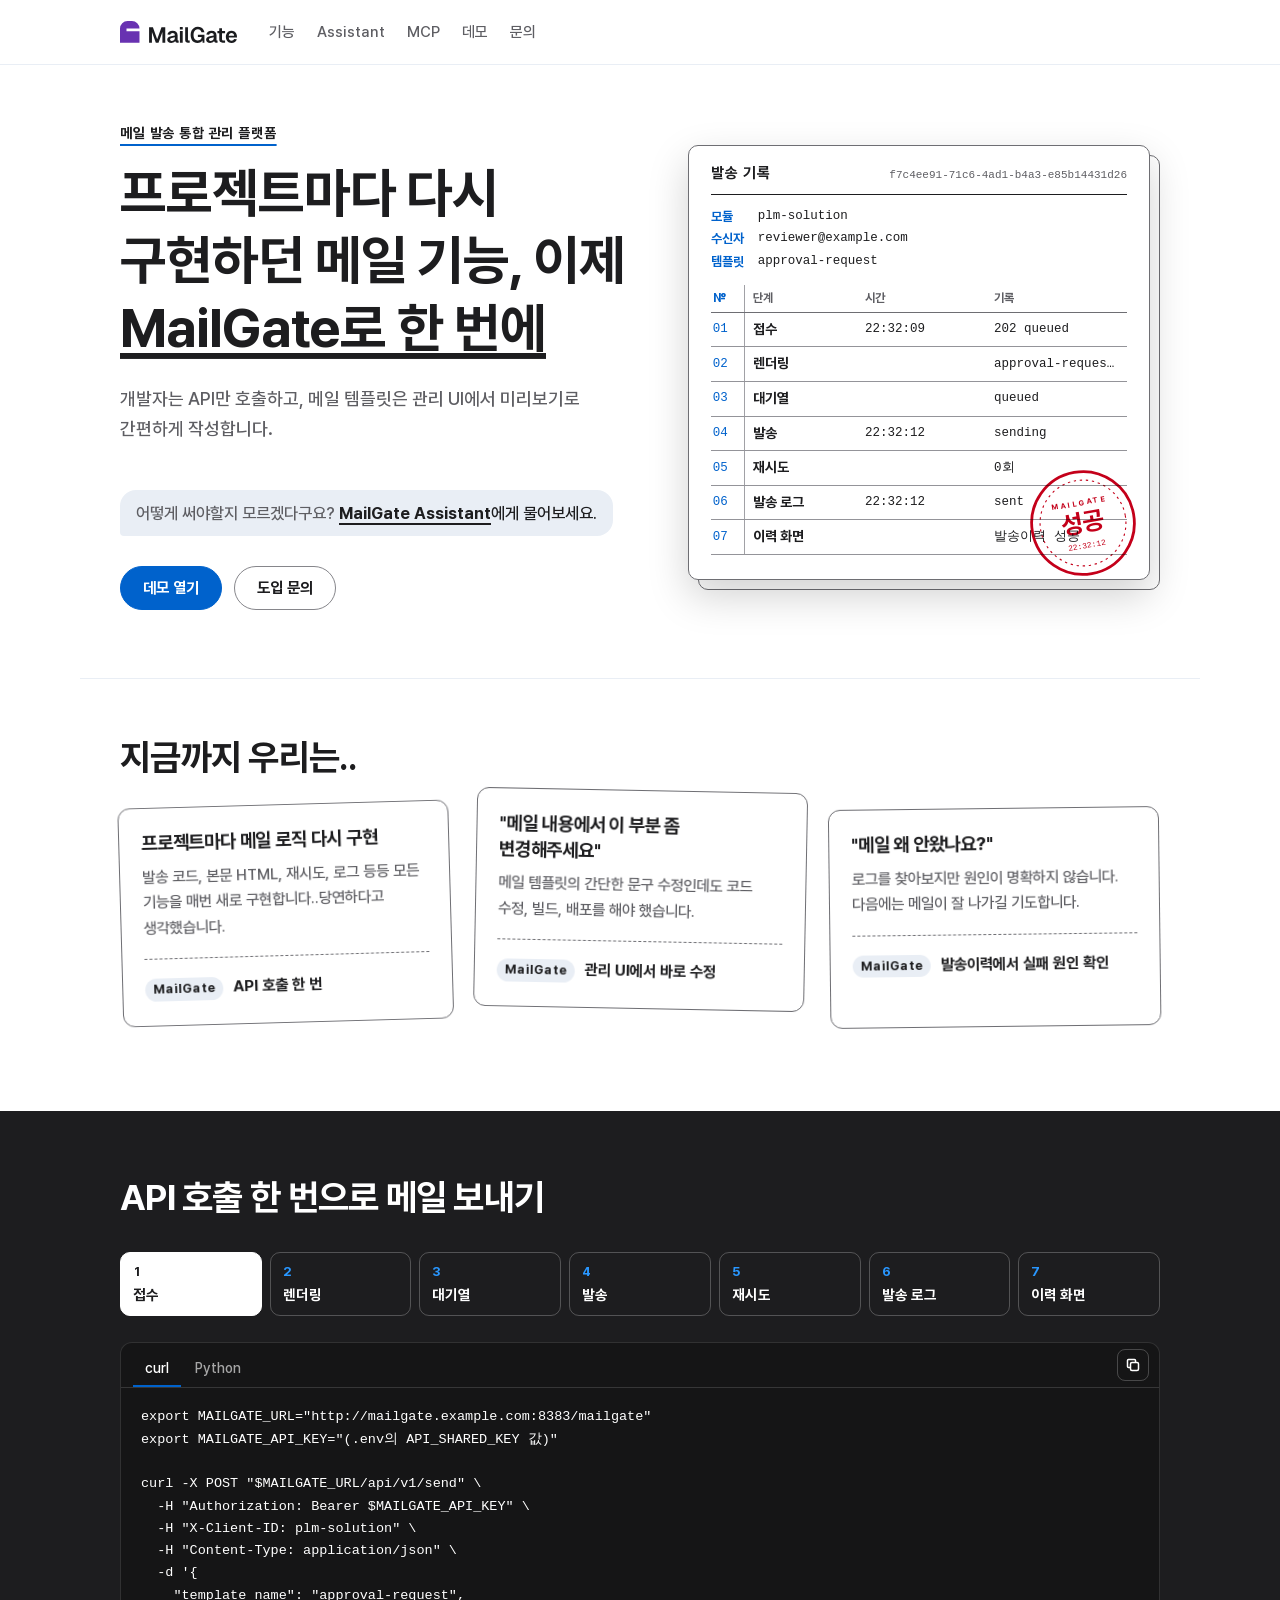
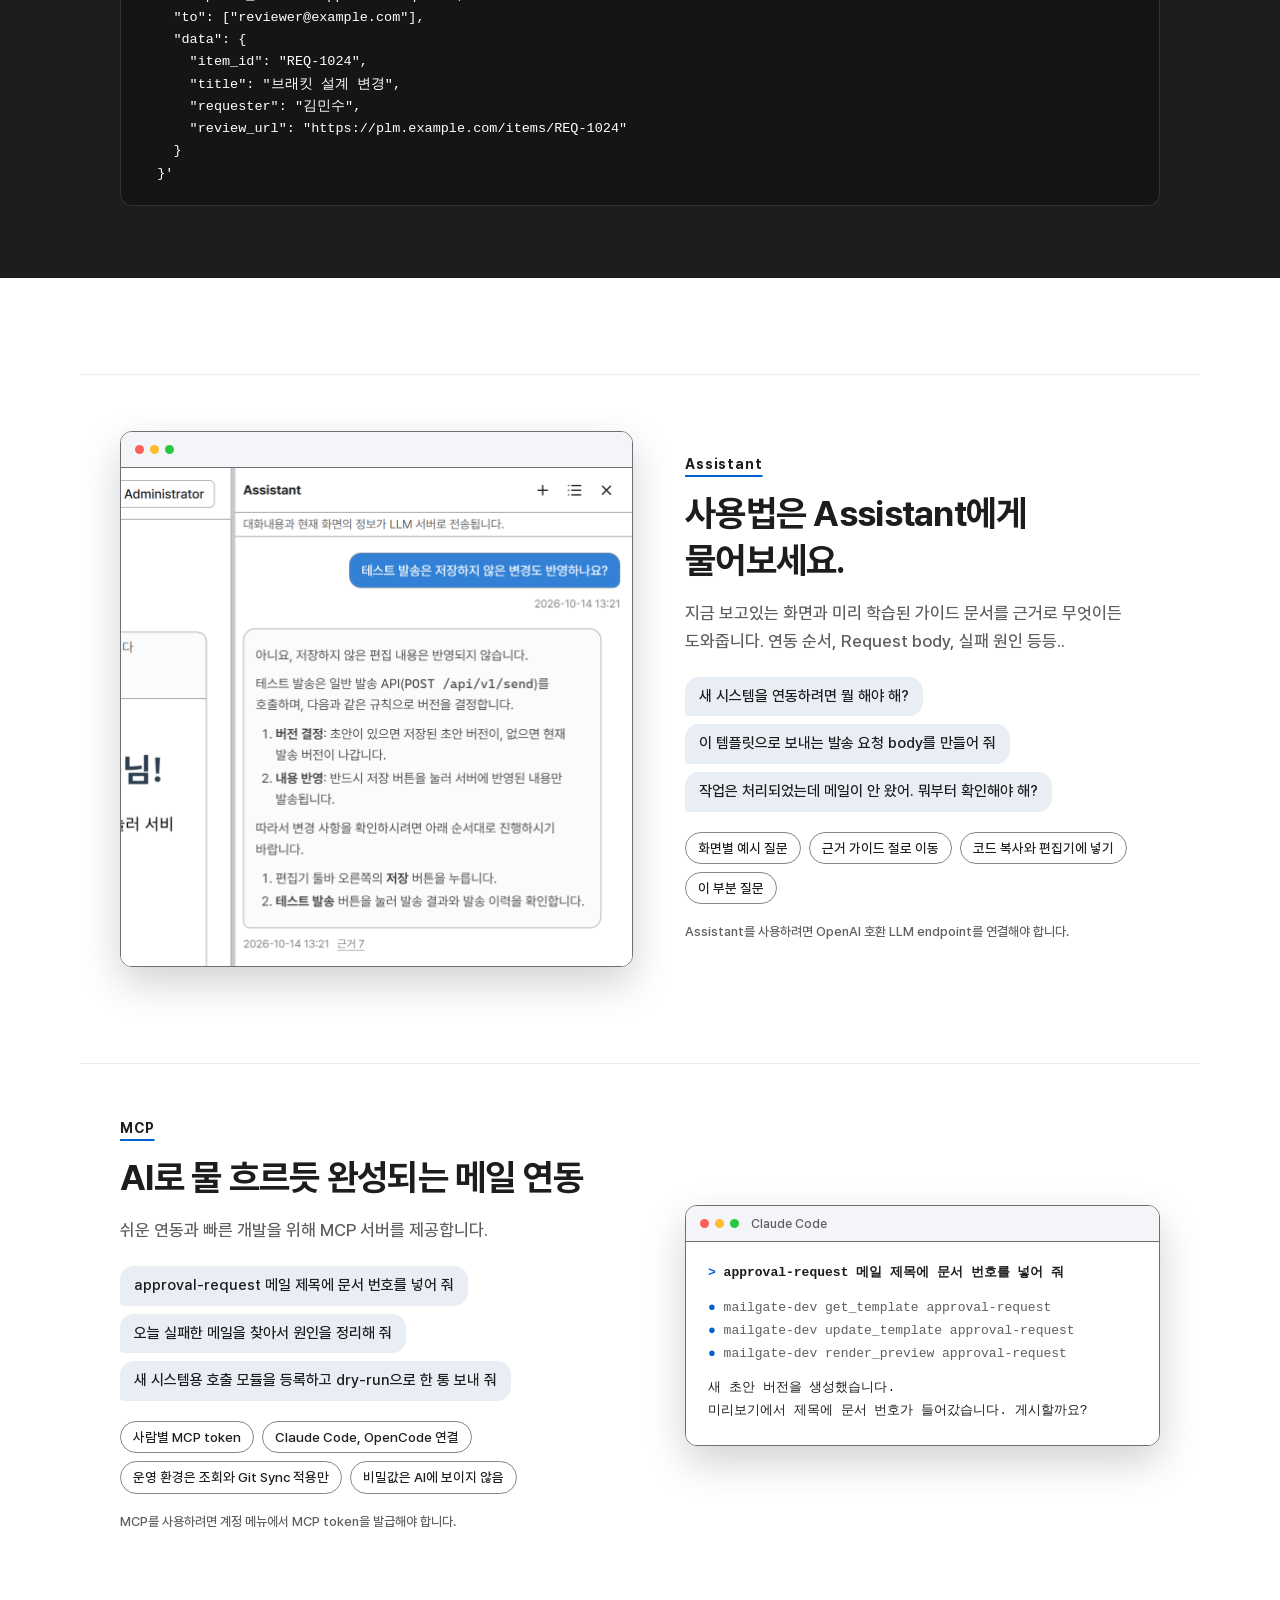
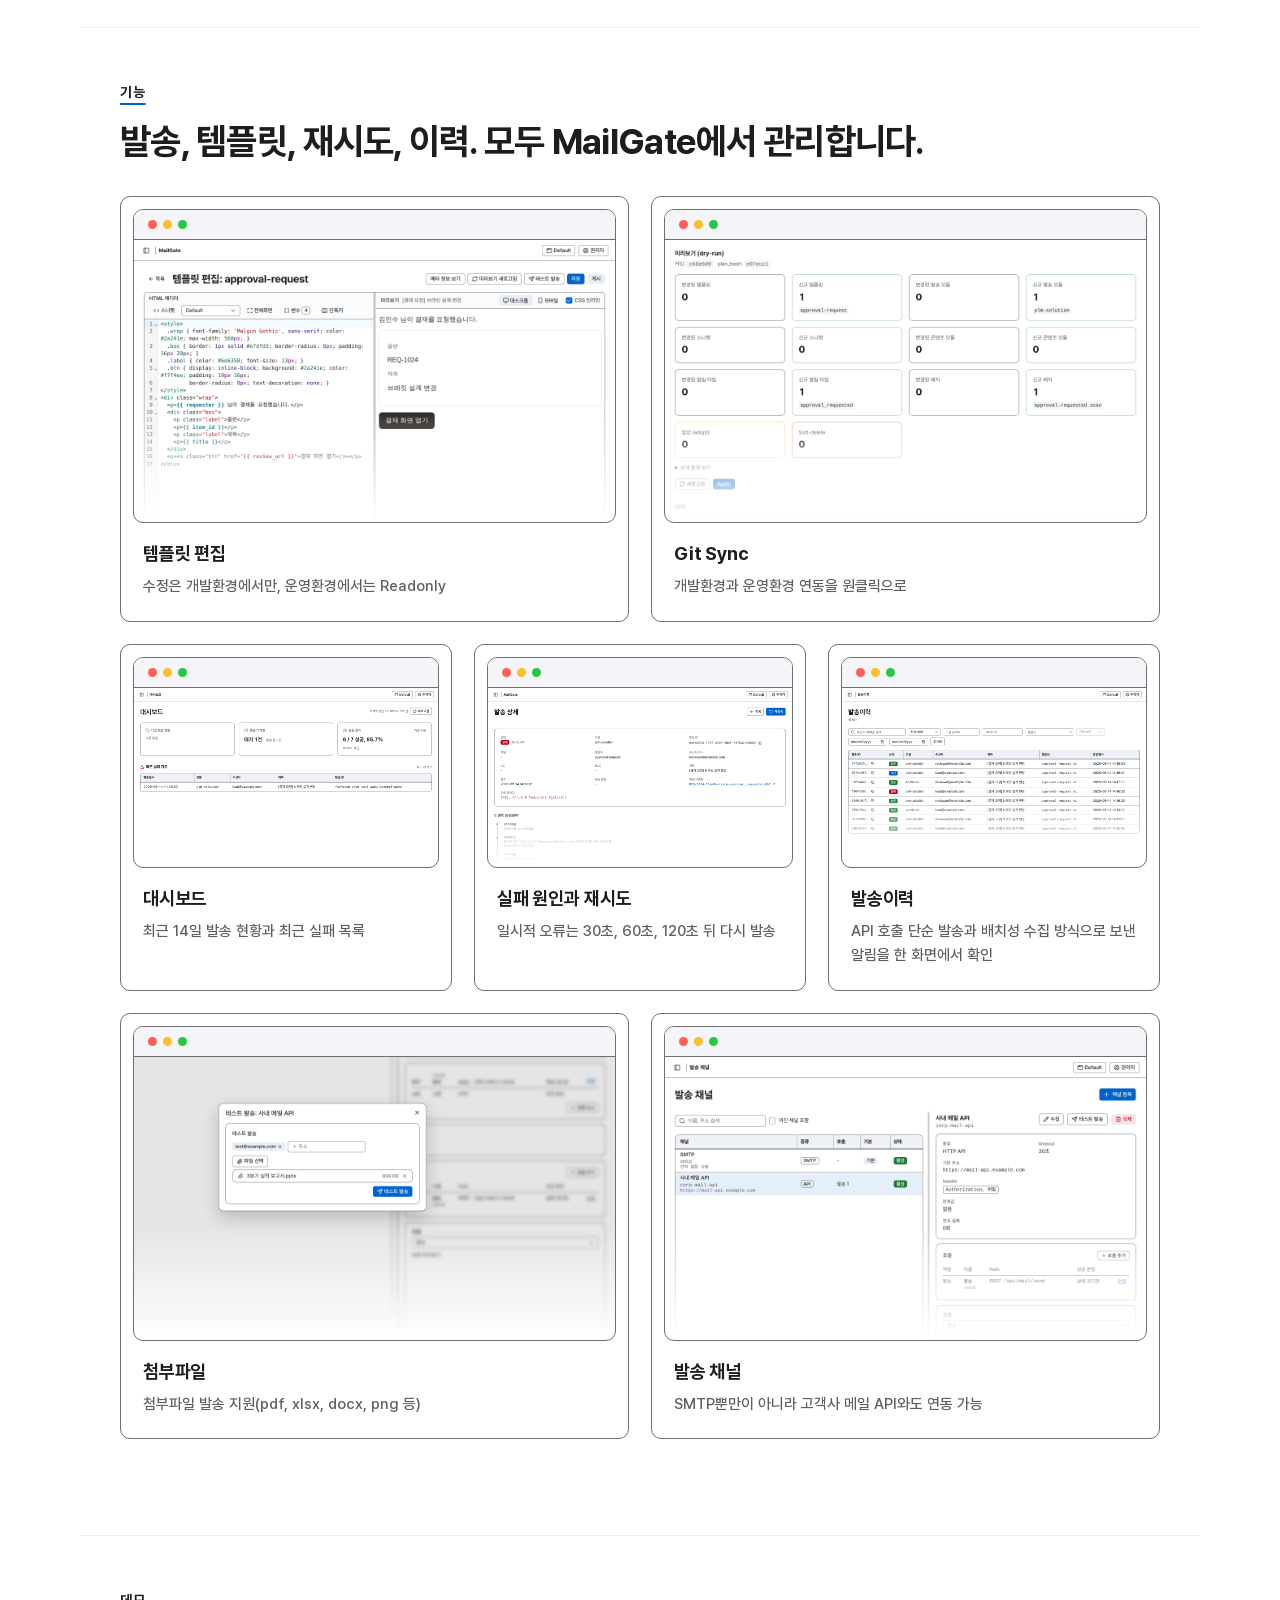
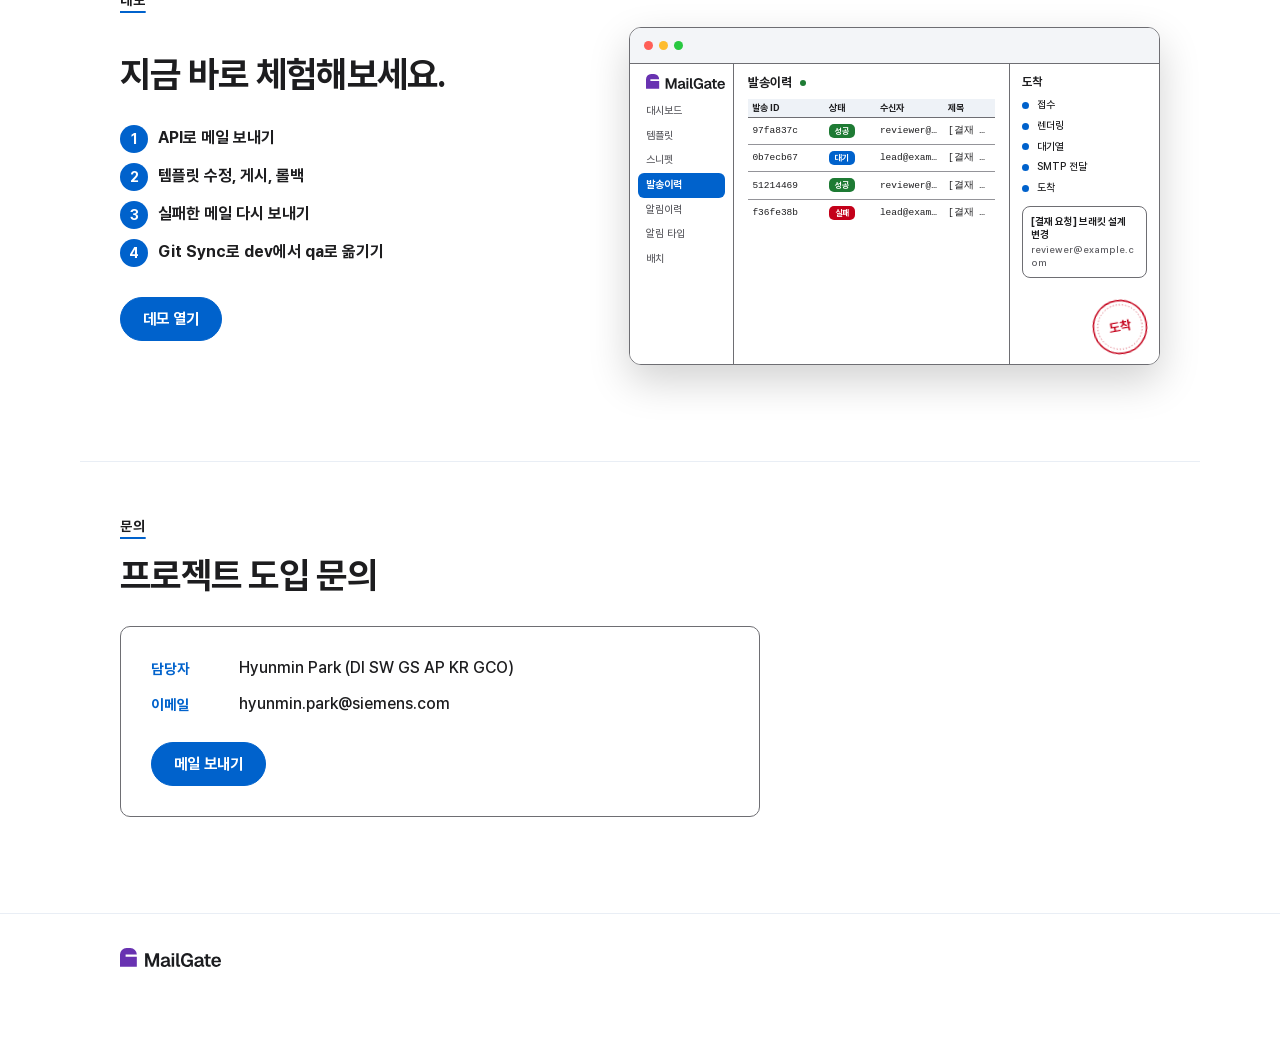
<file: index.html>
<!DOCTYPE html>
<html lang="ko" data-theme="macos">
<head>
<meta charset="utf-8">
<meta name="viewport" content="width=device-width, initial-scale=1">
<title>MailGate 소개</title>
<link rel="icon" href="icons/favicon.ico" sizes="48x48"><link rel="icon" href="icons/favicon.svg" type="image/svg+xml">
<link rel="stylesheet" href="assets/tokens.css">
<style>
:root{
  --mono: ui-monospace, "SF Mono", Menlo, Consolas, "Liberation Mono", monospace;
  --sage-tint: color-mix(in srgb, var(--primary) 18%, transparent);
  --gutter: clamp(20px, 5vw, 40px);
  --ink-deep: #1d1d1f;
  --seal: #c4001a;
  --seal-color: var(--seal); --marker: var(--ink-deep);
}
*,*::before,*::after{box-sizing:border-box}
html{-webkit-text-size-adjust:100%;scroll-behavior:smooth;scroll-padding-top:72px}
body{margin:0;background:var(--background);color:var(--foreground);font:400 17px/1.65 var(--font-sans);word-break:keep-all;overflow-wrap:anywhere;overflow-x:hidden}
a{color:inherit}
:focus-visible{outline:2px solid var(--primary-ink);outline-offset:3px;border-radius:4px}
.code pre:focus-visible{outline-offset:-3px}
.wrap{max-width:1120px;margin:0 auto;padding:0 var(--gutter)}
.btn{display:inline-flex;align-items:center;justify-content:center;gap:8px;min-height:44px;padding:0 22px;border-radius:999px;font:600 15.5px/1 var(--font-sans);text-decoration:none;cursor:pointer;border:1px solid transparent;transition:background-color .15s,border-color .15s,color .15s;white-space:nowrap}
.btn-o{background:transparent;color:var(--foreground);border-color:#86868b}
.btn-o:hover{background:var(--muted)}
.cta{display:flex;flex-wrap:wrap;gap:12px;align-items:center}
.top{position:sticky;top:0;z-index:20;background:var(--background);border-bottom:1px solid var(--secondary)}
.top .wrap{display:flex;align-items:center;gap:26px;min-height:64px;flex-wrap:wrap;row-gap:0}
.brand{display:flex}.brand img{display:block;height:22px;width:auto}
.nav{display:flex;gap:22px;margin-left:6px}
.nav a{color:var(--muted-foreground);text-decoration:none;font-weight:500;font-size:15px}
.nav a:hover{color:var(--foreground)}
.top .btn{margin-left:auto;min-height:40px;padding:0 18px;font-size:14.5px}
.top .btn{transition:background-color .15s,border-color .15s,color .15s,opacity .15s,visibility .15s}
.top.demo-in .btn{visibility:hidden;opacity:0}
.sec{padding:0 0 96px}
.sec .wrap{border-top:1px solid var(--secondary);padding-top:56px}
.eyebrow{width:fit-content;font:700 14px/1.2 var(--font-heading-ko);color:var(--foreground);letter-spacing:.06em;margin:0 0 18px;text-decoration:underline;text-decoration-thickness:2px;text-underline-offset:.45em;text-decoration-color:var(--primary-ink)}
.h2{font:700 clamp(26px,3vw,36px)/1.3 var(--font-heading-ko);letter-spacing:-.02em;margin:0 0 14px;max-width:24em}
.hero{padding:60px 0 68px}
.hero .wrap{display:grid;grid-template-columns:minmax(0,1.04fr) minmax(0,.96fr);gap:56px;align-items:center}
.hero h1{font:700 clamp(34px,4.3vw,54px)/1.25 var(--font-heading-ko);letter-spacing:-.02em;margin:14px 0 22px;max-width:12em}
.mark{position:relative;z-index:0}
.lead{font-size:18px;color:var(--muted-foreground);max-width:30em;margin:0 0 28px}
.ledger-wrap{position:relative;padding:0 10px 10px 0}
.ledger-wrap::before{content:"";position:absolute;inset:10px 0 0 10px;background:var(--card);border:1px solid var(--border);border-radius:var(--radius)}
.ledger{position:relative;background:var(--card);border:1px solid var(--border);border-radius:var(--radius);box-shadow:var(--mg-shadow-lg);padding:20px 22px 24px;font:12.5px/1.5 var(--mono)}
.ledger-head{display:flex;justify-content:space-between;align-items:baseline;gap:12px;border-bottom:1.5px solid var(--foreground);padding-bottom:10px;margin-bottom:12px}
.ledger-title{font:700 15px/1 var(--font-heading-ko);letter-spacing:.08em;white-space:nowrap}
.ledger-no{color:var(--muted-foreground);font-size:11px;overflow:hidden;text-overflow:ellipsis;white-space:nowrap;min-width:0}
.ledger-meta{display:grid;grid-template-columns:auto minmax(0,1fr);gap:3px 14px;margin:0 0 14px}
.ledger-meta dt{color:var(--primary-ink);font:600 13px/1.5 var(--font-sans)}
.ledger-meta dd{margin:0;overflow:hidden;text-overflow:ellipsis;white-space:nowrap}
.ledger table{width:100%;border-collapse:collapse;table-layout:fixed}
.ledger .c1{width:34px}.ledger .c2{width:27%}.ledger .c3{width:31%}
.ledger th{font:600 12px/1.4 var(--font-sans);color:var(--muted-foreground);text-align:left;padding:5px 8px;border-bottom:1px solid var(--border)}
.ledger td{padding:7px 8px;border-bottom:1px solid #949499;white-space:nowrap;overflow:hidden;text-overflow:ellipsis}
.ledger td:first-child,.ledger th:first-child{border-right:1px solid #a1a1a6;color:var(--primary-ink);padding-left:2px}
@media (max-width:400px){.ledger td,.ledger th{padding-left:6px;padding-right:6px}.ledger td:first-child,.ledger th:first-child{padding-left:2px}}
.ledger td.step{font:600 14px/1.4 var(--font-sans)}
.ledger tbody tr{animation:12s linear infinite}
.ledger tbody tr:nth-child(1){animation-name:r1}
.ledger tbody tr:nth-child(2){animation-name:r2}
.ledger tbody tr:nth-child(3){animation-name:r3}
.ledger tbody tr:nth-child(4){animation-name:r4}
.ledger tbody tr:nth-child(5){animation-name:r5}
.ledger tbody tr:nth-child(6){animation-name:r6}
.ledger tbody tr:nth-child(7){animation-name:r7}
@keyframes r1{0%,4%{opacity:.22;background:transparent}5%{opacity:1;background:var(--sage-tint)}11%{background:transparent}90%{opacity:1}94%,100%{opacity:.22}}
@keyframes r2{0%,8.6%{opacity:.22;background:transparent}9.6%{opacity:1;background:var(--sage-tint)}15.6%{background:transparent}90%{opacity:1}94%,100%{opacity:.22}}
@keyframes r3{0%,13.2%{opacity:.22;background:transparent}14.2%{opacity:1;background:var(--sage-tint)}20.2%{background:transparent}90%{opacity:1}94%,100%{opacity:.22}}
@keyframes r4{0%,17.8%{opacity:.22;background:transparent}18.8%{opacity:1;background:var(--sage-tint)}24.8%{background:transparent}90%{opacity:1}94%,100%{opacity:.22}}
@keyframes r5{0%,22.4%{opacity:.22;background:transparent}23.4%{opacity:1;background:var(--sage-tint)}29.4%{background:transparent}90%{opacity:1}94%,100%{opacity:.22}}
@keyframes r6{0%,27%{opacity:.22;background:transparent}28%{opacity:1;background:var(--sage-tint)}34%{background:transparent}90%{opacity:1}94%,100%{opacity:.22}}
@keyframes r7{0%,31.6%{opacity:.22;background:transparent}32.6%{opacity:1;background:var(--sage-tint)}38.6%{background:transparent}90%{opacity:1}94%,100%{opacity:.22}}
.stamp{position:absolute;mix-blend-mode:multiply;animation:stamp 12s linear infinite;pointer-events:none}
.scenes{display:grid;grid-template-columns:repeat(3,1fr);gap:24px;list-style:none;padding:0;margin:10px 0 0}
.scene{background:var(--card);border:1px solid var(--border);border-radius:12px;padding:22px 22px 24px;box-shadow:var(--mg-shadow-md)}
.scene:nth-child(1){transform:rotate(-1.6deg) translateY(8px)}
.scene:nth-child(2){transform:rotate(1.1deg) translateY(-6px)}
.scene:nth-child(3){transform:rotate(-.7deg) translateY(12px)}
.scene h3{font:700 19px/1.35 var(--font-heading-ko);letter-spacing:-.01em;margin:0 0 8px}
.scene p{margin:0;font-size:15.5px;color:var(--muted-foreground)}
.frame{background:var(--card);border:1px solid var(--border);border-radius:12px;overflow:hidden;box-shadow:var(--mg-shadow-lg)}
.frame-bar{display:flex;align-items:center;gap:12px;height:36px;padding:0 14px;border-bottom:1px solid var(--border);background:var(--muted);font:500 12.5px/1 var(--font-sans);color:var(--muted-foreground)}
.dots{display:flex;gap:6px}
.dots i{width:9px;height:9px;border-radius:50%;background:#ff5f57}
.dots i:nth-child(2){background:#febc2e}
.dots i:nth-child(3){background:#28c840}
.frame-body{position:relative;overflow:hidden;background:var(--background)}
.frame.zoom .frame-body{aspect-ratio:16/9.4;background-repeat:no-repeat;background-size:100% auto;background-position:0 0;mask-image:linear-gradient(#000 60%,transparent 100%);-webkit-mask-image:linear-gradient(#000 60%,transparent 100%)}
.rail{display:grid;grid-template-columns:repeat(7,1fr);gap:8px;list-style:none;padding:0;margin:30px 0 26px;counter-reset:s}
.rail li{padding:12px 12px 11px;border:1px solid var(--border);border-radius:10px;font-size:14.5px;font-weight:600;line-height:1.3}
.rail li::before{content:counter(s);counter-increment:s;display:block;font:600 13px/1 var(--font-heading);margin-bottom:8px}
.code{color:var(--background);border-radius:12px;overflow:hidden}
.code-bar{display:flex;align-items:center;gap:2px;padding:6px 10px 0 12px;border-bottom:1px solid color-mix(in srgb,var(--background) 14%,transparent)}
.tab{background:none;border:0;color:color-mix(in srgb,var(--background) 62%,transparent);font:500 14px/1 var(--font-sans);padding:10px 12px;border-bottom:2px solid transparent;margin-bottom:-1px;cursor:pointer}
.tab[aria-selected="true"]{color:var(--background);border-bottom-color:var(--primary)}
.copy{margin-left:auto;background:none;border:1px solid color-mix(in srgb,var(--background) 22%,transparent);color:var(--background);width:32px;height:32px;border-radius:8px;display:inline-flex;align-items:center;justify-content:center;cursor:pointer;margin-bottom:6px}
.copy:hover{background:color-mix(in srgb,var(--background) 10%,transparent)}
.copy .ok{display:none}
.copy.done .ok{display:block}
.copy.done .dup{display:none}
.code pre{margin:0;padding:18px 20px 20px;font:13.5px/1.65 var(--mono);white-space:pre-wrap;overflow-wrap:anywhere}
.features{display:grid;grid-template-columns:repeat(3,1fr);gap:22px;list-style:none;padding:0;margin:30px 0 0}
.feat{background:var(--card);border:1px solid var(--border);border-radius:var(--radius);padding:12px 12px 22px;box-shadow:var(--mg-shadow-sm)}
.feat .frame{box-shadow:none;border-radius:10px;margin:0 0 18px}
.feat .frame-bar{height:30px;font-size:11.5px}
.feat h3{font:700 18.5px/1.35 var(--font-heading-ko);letter-spacing:-.01em;margin:0 10px 8px}
.feat p{margin:0 10px;font-size:15px;color:var(--muted-foreground)}
.demo-grid{display:grid;grid-template-columns:minmax(0,1fr) minmax(0,1.15fr);gap:48px;align-items:center}
.steps{list-style:none;padding:0;margin:26px 0 30px;counter-reset:t;display:flex;flex-direction:column;align-items:flex-start;gap:10px}
.steps li{display:flex;align-items:center;gap:10px;font-weight:600;font-size:16px}
.steps li::before{content:counter(t);counter-increment:t;width:28px;height:28px;border-radius:50%;display:inline-flex;align-items:center;justify-content:center;font:600 14px/1 var(--font-heading);flex:none}
.mini{display:block;text-decoration:none;color:inherit}
.mini-body{display:grid;grid-template-columns:104px minmax(0,1fr) 150px;min-height:300px;font-size:10.5px;line-height:1.4}
.mini-side{background:#ffffff;border-right:1px solid var(--border);padding:10px 8px}
.mini-side img{display:block;width:80px;max-width:calc(100% - 8px);height:auto;margin:0 0 10px 8px}
.mini-side span{display:block;padding:5px 8px;border-radius:6px;color:#5e5e63}
.mini-side span.on{background:var(--primary);color:#ffffff;font-weight:600}
.mini-main{padding:12px 14px}
.mini-title{display:flex;align-items:center;gap:8px;font:700 13px/1 var(--font-heading-ko);margin-bottom:10px}
.mini-title i{width:6px;height:6px;border-radius:50%;background:var(--mg-success)}
.mini table{width:100%;border-collapse:collapse;font-family:var(--mono);font-size:9.5px}
.mini td{padding:6px 4px;border-top:0;white-space:nowrap;overflow:hidden;text-overflow:ellipsis;max-width:0}
.mini th{font:600 9.5px/1 var(--font-sans);color:var(--foreground);background:#eef2f7;text-align:left;padding:4px;border-bottom:1px solid var(--border)}
.mini tbody tr+tr td{border-top:1px solid #949499}
.mini .badge{display:inline-block;padding:2px 6px;border-radius:5px;background:#1e7b34;color:#ffffff;font:600 8.5px/1.2 var(--font-sans)}
.mini .badge.wait{background:#0062cc;color:#ffffff}
.mini .badge.fail{background:#c4001a;color:#ffffff}
.mini-panel{position:relative;border-left:1px solid var(--border);padding:12px 12px;background:var(--card)}
.mini-panel b{display:block;font:700 12px/1 var(--font-heading-ko);margin-bottom:10px}
.mini-panel ol{list-style:none;margin:0;padding:0;display:grid;gap:6px}
.mini-panel li{display:flex;align-items:center;gap:8px;color:var(--foreground)}
.mini-panel li::before{content:"";width:7px;height:7px;border-radius:50%;background:var(--primary);flex:none}
.mini-panel .mail{margin-top:10px;border:1px solid var(--border);border-radius:8px;padding:8px;font-size:9.5px;color:var(--muted-foreground)}
.mini-panel .mail b{font:600 10px/1.3 var(--font-sans);color:var(--foreground);margin:0 0 2px}
.mini-panel .stamp{width:58px;height:58px;right:10px;bottom:8px;animation:none;opacity:1}
.foot{border-top:1px solid var(--secondary);padding:34px 0 46px;font-size:14px;color:var(--muted-foreground)}
.foot .wrap{display:grid;gap:14px}
.foot .brand img{height:19px}
@media (max-width:960px){
  .hero .wrap{grid-template-columns:minmax(0,1fr);gap:44px}
  .hero h1{max-width:none}
  .scenes{grid-template-columns:1fr;gap:14px;max-width:520px}
  .scene:nth-child(1){transform:rotate(-1deg) translateX(-6px)}
  .scene:nth-child(2){transform:rotate(.8deg) translateX(10px)}
  .scene:nth-child(3){transform:rotate(-.6deg) translateX(-2px)}
  .rail{grid-template-columns:repeat(4,1fr)}
  .features{grid-template-columns:1fr 1fr}
  .demo-grid{grid-template-columns:1fr;gap:32px}
}
@media (max-width:640px){
  html{scroll-padding-top:100px}
  .sec{padding-bottom:72px}
  .sec .wrap{padding-top:44px}
  .top .wrap{gap:14px;padding-top:12px}
  .nav{order:3;width:100%;gap:18px;padding:0 0 12px;margin:0}
  .hero{padding:40px 0 52px}
  .hero h1{margin-top:10px}
  .hero .cta{flex-direction:column;align-items:stretch}
  .hero .cta .btn{width:100%;min-height:50px;font-size:16px}
  .features{grid-template-columns:1fr}
  .rail{grid-template-columns:1fr 1fr}
  .ledger{padding:16px 14px 20px;font-size:12px}
  .ledger .c1{width:30px}.ledger .c2{width:30%}.ledger .c3{width:26%}
  .mini-body{grid-template-columns:84px minmax(0,1fr)}
  .mini-panel{display:none}
  .code pre{white-space:pre;overflow-x:auto;overflow-wrap:normal;color-scheme:dark}
}
@media (prefers-reduced-motion:reduce){
  html{scroll-behavior:auto}
  .ledger tbody tr,.stamp{animation:none}
  .btn,.top .btn{transition:none}
}
@media print{
  .top,.cta,.copy{display:none}
  .frame,.ledger,.feat,.scene{box-shadow:none}
  .scene{transform:none}
  .stamp{animation:none}
  .ledger tbody tr{animation:none}
  .sec{padding-bottom:36px}
}
.btn-p{background:var(--primary);color:#ffffff;border-color:var(--primary)}
.btn-p:hover{background:#0052ad;border-color:#0052ad}
.stamp{color:var(--seal-color);width:112px;height:112px;right:10px;bottom:0;transform:rotate(-10deg)}
@keyframes stamp{0%,42%{opacity:0;transform:rotate(-10deg) scale(1.45)}45%{opacity:1;transform:rotate(-10deg) scale(.97)}47%{transform:rotate(-10deg) scale(1)}90%{opacity:1;transform:rotate(-10deg) scale(1)}94%,100%{opacity:0;transform:rotate(-10deg) scale(1)}}
.rail li::before,.steps li::before{font-variant-numeric:lining-nums tabular-nums}
.steps li::before{background:var(--primary);color:#ffffff}
.band{background:var(--ink-deep);color:var(--background);padding:0 0 72px;margin-bottom:96px}
.band .wrap{border-top:0;padding-top:64px}
.band .rail li{background:transparent;color:var(--background);border-color:color-mix(in srgb,var(--background) 24%,transparent)}
.band .rail li::before{color:#2997ff}
.band .code{background:color-mix(in srgb,var(--ink-deep) 72%,black);border:1px solid color-mix(in srgb,var(--background) 12%,transparent)}
@media (max-width:640px){.band{padding-bottom:56px;margin-bottom:72px}.band .wrap{padding-top:48px}.stamp{width:92px;height:92px;right:6px;bottom:-2px}}
.band .rail li:first-child{background:var(--background);color:var(--ink-deep);border-color:var(--background)}.band .rail li:first-child::before{color:var(--ink-deep)}
.contact-card{max-width:640px;background:var(--card);border:1px solid var(--border);border-radius:var(--radius);padding:28px 30px 30px;box-shadow:var(--mg-shadow-md);margin-top:26px}
.contact-card dl{display:grid;grid-template-columns:72px minmax(0,1fr);gap:10px 16px;margin:0 0 24px;font-size:16px}
.contact-card dt{color:var(--primary-ink);font-weight:600;font-size:14.5px;padding-top:2px}
.contact-card dd{margin:0;overflow-wrap:anywhere}
@media (max-width:640px){.contact-card{padding-left:20px;padding-right:20px}.contact-card dl{grid-template-columns:minmax(0,1fr);gap:2px 0}.contact-card dd+dt{margin-top:12px}}
.hero{overflow-x:clip}
.hero .mark{background:linear-gradient(var(--marker),var(--marker)) no-repeat 0 calc(100% - .02em)/100% .11em;-webkit-box-decoration-break:clone;box-decoration-break:clone}
.ast-q{list-style:none;padding:0;margin:22px 0 0;display:grid;gap:8px;justify-items:start}
.ast-q li{background:var(--secondary);border-radius:14px 14px 14px 4px;padding:9px 14px;font-size:15px;font-weight:500;line-height:1.45}
.ast-tags{list-style:none;padding:0;margin:20px 0 0;display:flex;flex-wrap:wrap;gap:8px}
.ast-tags li{border:1px solid #86868b;border-radius:999px;padding:4px 12px;font-size:13.5px;font-weight:500;color:var(--foreground)}
.ast-note{font-size:13px;line-height:1.5;color:var(--muted-foreground);margin:18px 0 0}
.ast{display:grid;grid-template-columns:minmax(0,1.08fr) minmax(0,1fr);gap:52px;align-items:center}
.ast-shot{margin:0}
.ast-shot .frame-body{aspect-ratio:4/3.9;background-repeat:no-repeat;background-size:auto 100%;background-position:50% 0}
.ast-lead{font-size:17px;color:var(--muted-foreground);margin:0}
@media (max-width:960px){.ast{grid-template-columns:1fr;gap:32px}.ast-shot{order:2}}
.ast-rev>figure{order:2}
.ask-hero{display:inline-block;line-height:1.6;margin:18px 0 0;padding:10px 16px;border-radius:16px 16px 16px 4px;background:var(--secondary);color:var(--foreground);font-size:16.5px;font-weight:500;text-decoration:none;box-shadow:var(--mg-shadow-md)}
.ask-hero span{color:#5e5e63}
.ask-hero b{font-weight:700;text-decoration:underline;text-decoration-thickness:2px;text-underline-offset:4px}
.ask-hero:hover{background:#dde2e9}
.ask-hero + .cta{margin-top:30px}
.scene{display:flex;flex-direction:column}
.scene p.answer{margin:auto 0 0;padding-top:16px;border-top:1px dashed var(--border);margin-top:18px;display:flex;gap:10px;align-items:baseline;color:var(--foreground);font-weight:600;font-size:15.5px}
.scene p.answer b{font-size:12.5px;font-weight:700;line-height:1;letter-spacing:.02em;color:var(--foreground);background:var(--secondary);padding:5px 8px;border-radius:999px}
.mcp-shot{margin:0}
.mcp-term{padding:20px 22px 22px;font:13px/1.75 var(--mono);color:var(--foreground);background:var(--card)}
.mcp-term p{margin:0}
.mcp-term .u{font-weight:600;margin-bottom:12px}
.mcp-term .u::before{content:"> ";color:var(--primary-ink)}
.mcp-term .t{color:var(--muted-foreground)}
.mcp-term .t::before{content:"\25CF  ";color:var(--primary-ink)}
.mcp-term .a{margin-top:12px}
@media (max-width:520px){.mcp-term{font-size:12px;padding:16px 16px 18px}}
@media (min-width:641px) and (max-width:960px){.features>li.feat:nth-child(7){grid-column:1/-1}}
@media (min-width:961px){
.features{grid-template-columns:repeat(6,minmax(0,1fr))}
.features>li.feat{grid-column:span 2}
.features>li.feat:nth-child(1),.features>li.feat:nth-child(2),.features>li.feat:nth-child(6),.features>li.feat:nth-child(7){grid-column:span 3}
}
.top .brand,.nav a,.tab,.copy{position:relative}
.top .brand::after{content:"";position:absolute;inset:-11px -4px}
.nav a::after{content:"";position:absolute;inset:-10px -9px}
.tab::after{content:"";position:absolute;inset:-4px 0}
.copy::after{content:"";position:absolute;inset:-6px}
</style>
</head>
<body>

<header class="top">
  <div class="wrap">
    <a class="brand" href="#"><img src="icons/lockup-horizontal.svg" alt="MailGate"></a>
    <nav class="nav" aria-label="주 메뉴">
      <a href="#features">기능</a>
      <a href="#assistant">Assistant</a>
      <a href="#mcp">MCP</a>
      <a href="#demo">데모</a>
      <a href="#contact">문의</a>
    </nav>
    <a class="btn btn-p" href="demo.html">데모 열기</a>
  </div>
</header>

<main>

<section class="hero">
  <div class="wrap">
    <div>
      <p class="eyebrow">메일 발송 통합 관리 플랫폼</p>
      <h1>프로젝트마다 다시 구현하던 메일 기능, 이제 <span class="mark">MailGate로 한&nbsp;번에</span></h1>
      <p class="lead">개발자는 API만 호출하고, 메일 템플릿은 관리 UI에서 미리보기로 간편하게 작성합니다.</p>
      <a class="ask-hero" href="#assistant"><span>어떻게 써야할지 모르겠다구요?</span> <b>MailGate Assistant</b>에게 물어보세요.</a>
      <div class="cta">
        <a class="btn btn-p" href="demo.html">데모 열기</a>
        <a class="btn btn-o" href="#contact">도입 문의</a>
      </div>
    </div>

    <div class="ledger-wrap">
      <div class="ledger" aria-label="발송 기록">
        <div class="ledger-head">
          <span class="ledger-title">발송 기록</span>
          <span class="ledger-no">f7c4ee91-71c6-4ad1-b4a3-e85b14431d26</span>
        </div>
        <dl class="ledger-meta">
          <dt>모듈</dt><dd>plm-solution</dd>
          <dt>수신자</dt><dd>reviewer@example.com</dd>
          <dt>템플릿</dt><dd>approval-request</dd>
        </dl>
        <table>
          <colgroup><col class="c1"><col class="c2"><col class="c3"><col></colgroup>
          <thead><tr><th>№</th><th>단계</th><th>시간</th><th>기록</th></tr></thead>
          <tbody>
            <tr><td>01</td><td class="step">접수</td><td>22:32:09</td><td>202 queued</td></tr>
            <tr><td>02</td><td class="step">렌더링</td><td></td><td>approval-request v1</td></tr>
            <tr><td>03</td><td class="step">대기열</td><td></td><td>queued</td></tr>
            <tr><td>04</td><td class="step">발송</td><td>22:32:12</td><td>sending</td></tr>
            <tr><td>05</td><td class="step">재시도</td><td></td><td>0회</td></tr>
            <tr><td>06</td><td class="step">발송 로그</td><td>22:32:12</td><td>sent</td></tr>
            <tr><td>07</td><td class="step">이력 화면</td><td></td><td>발송이력 성공</td></tr>
          </tbody>
        </table>
        <svg class="stamp" viewBox="0 0 120 120" aria-hidden="true">
          <circle cx="60" cy="60" r="55" fill="none" stroke="currentColor" stroke-width="3"/>
          <circle cx="60" cy="60" r="46" fill="none" stroke="currentColor" stroke-width="1.2" stroke-dasharray="2.5 4"/>
          <text x="60" y="41" text-anchor="middle" font-size="8" letter-spacing="2.5" font-family="'Pretendard',sans-serif" font-weight="700" fill="currentColor">MAILGATE</text>
          <text x="60" y="69" text-anchor="middle" font-size="27" font-weight="700" font-family="'Pretendard',sans-serif" fill="currentColor">성공</text>
          <text x="60" y="87" text-anchor="middle" font-size="8.5" font-family="ui-monospace,Menlo,monospace" fill="currentColor">22:32:12</text>
        </svg>
      </div>
    </div>
  </div>
</section>

<section class="sec" aria-labelledby="past-title">
  <div class="wrap">
    <h2 class="h2" id="past-title">지금까지 우리는..</h2>
    <ol class="scenes">
      <li class="scene"><h3>프로젝트마다 메일 로직 다시 구현</h3><p>발송 코드, 본문 HTML, 재시도, 로그 등등 모든 기능을 매번 새로 구현합니다..당연하다고 생각했습니다.</p><p class="answer"><b>MailGate</b>API 호출 한 번</p></li>
      <li class="scene"><h3>"메일 내용에서 이 부분 좀 변경해주세요"</h3><p>메일 템플릿의 간단한 문구 수정인데도 코드 수정, 빌드, 배포를 해야 했습니다.</p><p class="answer"><b>MailGate</b>관리 UI에서 바로 수정</p></li>
      <li class="scene"><h3>"메일 왜 안왔나요?"</h3><p>로그를 찾아보지만 원인이 명확하지 않습니다.<br>다음에는 메일이 잘 나가길 기도합니다.</p><p class="answer"><b>MailGate</b>발송이력에서 실패 원인 확인</p></li>
    </ol>
  </div>
</section>

<section class="sec band" aria-labelledby="solution-title">
  <div class="wrap">
    <h2 class="h2" id="solution-title">API 호출 한 번으로 메일 보내기</h2>
    <ol class="rail">
      <li>접수</li><li>렌더링</li><li>대기열</li><li>발송</li><li>재시도</li><li>발송 로그</li><li>이력 화면</li>
    </ol>
    <div class="code" id="code">
      <div class="code-bar" role="tablist" aria-label="언어">
        <button class="tab" role="tab" aria-selected="true" aria-controls="code-curl" id="tab-curl">curl</button>
        <button class="tab" role="tab" aria-selected="false" aria-controls="code-py" id="tab-py">Python</button>
        <button class="copy" type="button" data-copy="code" aria-label="복사">
          <svg class="dup" width="16" height="16" viewBox="0 0 16 16" fill="none" stroke="currentColor" stroke-width="1.5" aria-hidden="true"><rect x="5.5" y="5.5" width="8" height="8" rx="1.5"/><path d="M10.5 5.5V3.5a1 1 0 0 0-1-1h-6a1 1 0 0 0-1 1v6a1 1 0 0 0 1 1h2"/></svg>
          <svg class="ok" width="16" height="16" viewBox="0 0 16 16" fill="none" stroke="currentColor" stroke-width="1.8" aria-hidden="true"><path d="m3 8.5 3.2 3L13 4.5"/></svg>
        </button>
      </div>
<pre id="code-curl" role="tabpanel" aria-labelledby="tab-curl" tabindex="0"><code>export MAILGATE_URL="http://mailgate.example.com:8383/mailgate"
export MAILGATE_API_KEY="(.env의 API_SHARED_KEY 값)"

curl -X POST "$MAILGATE_URL/api/v1/send" \
  -H "Authorization: Bearer $MAILGATE_API_KEY" \
  -H "X-Client-ID: plm-solution" \
  -H "Content-Type: application/json" \
  -d '{
    "template_name": "approval-request",
    "to": ["reviewer@example.com"],
    "data": {
      "item_id": "REQ-1024",
      "title": "브래킷 설계 변경",
      "requester": "김민수",
      "review_url": "https://plm.example.com/items/REQ-1024"
    }
  }'</code></pre>
<pre id="code-py" role="tabpanel" aria-labelledby="tab-py" tabindex="0" hidden><code>import os

import requests

resp = requests.post(
    f"{os.environ['MAILGATE_URL']}/api/v1/send",
    headers={
        "Authorization": f"Bearer {os.environ['MAILGATE_API_KEY']}",
        "X-Client-ID": "plm-solution",
    },
    json={
        "template_name": "approval-request",
        "to": ["reviewer@example.com"],
        "data": {
            "item_id": "REQ-1024",
            "title": "브래킷 설계 변경",
            "requester": "김민수",
            "review_url": "https://plm.example.com/items/REQ-1024",
        },
    },
)
print(resp.status_code, resp.json())</code></pre>
    </div>
  </div>
</section>

<section class="sec" id="assistant" aria-labelledby="assistant-title">
  <div class="wrap">
    <div class="ast">
      <figure class="frame ast-shot"><div class="frame-bar"><span class="dots"><i></i><i></i><i></i></span></div><div class="frame-body" role="img" aria-label="템플릿 편집 화면에서 연 Assistant 패널" style="background-image:url('shots/assistant.png')"></div></figure>
      <div>
        <p class="eyebrow">Assistant</p>
        <h2 class="h2" id="assistant-title">사용법은 Assistant에게 물어보세요.</h2>
        <p class="ast-lead">지금 보고있는 화면과 미리 학습된 가이드 문서를 근거로 무엇이든 도와줍니다. 연동 순서, Request body, 실패 원인 등등..</p>
        <ul class="ast-q" aria-label="예시 질문"><li>새 시스템을 연동하려면 뭘 해야 해?</li><li>이 템플릿으로 보내는 발송 요청 body를 만들어 줘</li><li>작업은 처리되었는데 메일이 안 왔어. 뭐부터 확인해야 해?</li></ul>
        <ul class="ast-tags" aria-label="Assistant 기능"><li>화면별 예시 질문</li><li>근거 가이드 절로 이동</li><li>코드 복사와 편집기에 넣기</li><li>이 부분 질문</li></ul>
        <p class="ast-note">Assistant를 사용하려면 OpenAI 호환 LLM endpoint를 연결해야 합니다.</p>
      </div>
    </div>
  </div>
</section>

<section class="sec" id="mcp" aria-labelledby="mcp-title">
  <div class="wrap">
    <div class="ast ast-rev">
      <figure class="frame mcp-shot"><div class="frame-bar"><span class="dots"><i></i><i></i><i></i></span><span>Claude Code</span></div><div class="frame-body" role="img" aria-label="Claude Code에서 MailGate MCP로 템플릿 초안을 만드는 예시">
        <div class="mcp-term">
          <p class="u">approval-request 메일 제목에 문서 번호를 넣어 줘</p>
          <p class="t">mailgate-dev get_template approval-request</p>
          <p class="t">mailgate-dev update_template approval-request</p>
          <p class="t">mailgate-dev render_preview approval-request</p>
          <p class="a">새 초안 버전을 생성했습니다.</p>
          <p>미리보기에서 제목에 문서 번호가 들어갔습니다. 게시할까요?</p>
        </div>
      </div></figure>
      <div>
        <p class="eyebrow">MCP</p>
        <h2 class="h2" id="mcp-title">AI로 물 흐르듯 완성되는 메일&nbsp;연동</h2>
        <p class="ast-lead">쉬운 연동과 빠른 개발을 위해 MCP 서버를 제공합니다.</p>
        <ul class="ast-q" aria-label="예시 요청"><li>approval-request 메일 제목에 문서 번호를 넣어 줘</li><li>오늘 실패한 메일을 찾아서 원인을 정리해 줘</li><li>새 시스템용 호출 모듈을 등록하고 dry-run으로 한 통 보내 줘</li></ul>
        <ul class="ast-tags" aria-label="MCP 기능"><li>사람별 MCP token</li><li>Claude Code, OpenCode 연결</li><li>운영 환경은 조회와 Git Sync 적용만</li><li>비밀값은 AI에 보이지 않음</li></ul>
        <p class="ast-note">MCP를 사용하려면 계정 메뉴에서 MCP token을 발급해야 합니다.</p>
      </div>
    </div>
  </div>
</section>

<section class="sec" id="features" aria-labelledby="features-title">
  <div class="wrap">
    <p class="eyebrow">기능</p>
    <h2 class="h2" id="features-title">발송, 템플릿, 재시도, 이력. 모두&nbsp;MailGate에서 관리합니다.</h2>
    <ol class="features">
      <li class="feat">
        <figure class="frame zoom"><div class="frame-bar"><span class="dots"><i></i><i></i><i></i></span></div><div class="frame-body" role="img" aria-label="템플릿 편집 화면. HTML 에디터와 미리보기" style="background-image:url('shots/template-editor.png')"></div></figure>
        <h3>템플릿 편집</h3><p>수정은 개발환경에서만, 운영환경에서는 Readonly</p>
      </li>
      <li class="feat">
        <figure class="frame zoom"><div class="frame-bar"><span class="dots"><i></i><i></i><i></i></span></div><div class="frame-body" role="img" aria-label="qa 환경 Git Sync 미리보기 화면" style="background-image:url('shots/git-sync.png')"></div></figure>
        <h3>Git Sync</h3><p>개발환경과 운영환경 연동을 원클릭으로</p>
      </li>
      <li class="feat">
        <figure class="frame zoom"><div class="frame-bar"><span class="dots"><i></i><i></i><i></i></span></div><div class="frame-body" role="img" aria-label="대시보드 화면" style="background-image:url('shots/dashboard.png')"></div></figure>
        <h3>대시보드</h3><p>최근 14일 발송 현황과 최근 실패 목록</p>
      </li>
      <li class="feat">
        <figure class="frame zoom"><div class="frame-bar"><span class="dots"><i></i><i></i><i></i></span></div><div class="frame-body" role="img" aria-label="발송 상세 화면. 상태, 재시도, 실패 사유" style="background-image:url('shots/log-detail.png')"></div></figure>
        <h3>실패 원인과 재시도</h3><p>일시적 오류는 30초, 60초, 120초 뒤 다시 발송</p>
      </li>
      <li class="feat">
        <figure class="frame zoom"><div class="frame-bar"><span class="dots"><i></i><i></i><i></i></span></div><div class="frame-body" role="img" aria-label="발송이력 화면" style="background-image:url('shots/logs.png')"></div></figure>
        <h3>발송이력</h3><p>API 호출 단순 발송과 배치성 수집 방식으로 보낸 알림을 한 화면에서 확인</p>
      </li>
      <li class="feat">
        <figure class="frame zoom"><div class="frame-bar"><span class="dots"><i></i><i></i><i></i></span></div><div class="frame-body" role="img" aria-label="발송 채널 테스트 발송 창에 파일 1개를 고른 상태" style="background-image:url('shots/test-send.png')"></div></figure>
        <h3>첨부파일</h3><p>첨부파일 발송 지원(pdf, xlsx, docx, png 등)</p>
      </li>
      <li class="feat">
        <figure class="frame zoom"><div class="frame-bar"><span class="dots"><i></i><i></i><i></i></span></div><div class="frame-body" role="img" aria-label="발송 채널 화면" style="background-image:url('shots/send-channel.png')"></div></figure>
        <h3>발송 채널</h3><p>SMTP뿐만이 아니라 고객사 메일 API와도 연동 가능</p>
      </li>
    </ol>
  </div>
</section>

<section class="sec" id="demo" aria-labelledby="demo-title">
  <div class="wrap">
    <p class="eyebrow">데모</p>
    <div class="demo-grid">
      <div>
        <h2 class="h2" id="demo-title">지금 바로 체험해보세요.</h2>
        <ol class="steps">
          <li>API로 메일 보내기</li>
          <li>템플릿 수정, 게시, 롤백</li>
          <li>실패한 메일 다시 보내기</li>
          <li>Git Sync로 dev에서 qa로 옮기기</li>
        </ol>
        <a class="btn btn-p" href="demo.html">데모 열기</a>
      </div>
      <a class="frame mini" href="demo.html" aria-label="데모 열기">
        <div class="frame-bar"><span class="dots"><i></i><i></i><i></i></span></div>
        <div class="mini-body">
          <div class="mini-side"><img src="icons/lockup-horizontal.svg" alt=""><span>대시보드</span><span>템플릿</span><span>스니펫</span><span class="on">발송이력</span><span>알림이력</span><span>알림 타입</span><span>배치</span></div>
          <div class="mini-main">
            <div class="mini-title">발송이력 <i></i></div>
            <table>
              <thead><tr><th>발송 ID</th><th>상태</th><th>수신자</th><th>제목</th></tr></thead>
              <tbody>
                <tr><td>97fa837c</td><td><span class="badge">성공</span></td><td>reviewer@example.com</td><td>[결재 요청] 브래킷 설계 변경</td></tr>
                <tr><td>0b7ecb67</td><td><span class="badge wait">대기</span></td><td>lead@example.com</td><td>[결재 요청] 브래킷 설계 변경</td></tr>
                <tr><td>51214469</td><td><span class="badge">성공</span></td><td>reviewer@example.com</td><td>[결재 요청] 브래킷 설계 변경</td></tr>
                <tr><td>f36fe38b</td><td><span class="badge fail">실패</span></td><td>lead@example.com</td><td>[결재 요청] 브래킷 설계 변경</td></tr>
              </tbody>
            </table>
          </div>
          <div class="mini-panel">
            <b>도착</b>
            <ol><li>접수</li><li>렌더링</li><li>대기열</li><li>SMTP 전달</li><li>도착</li></ol>
            <div class="mail"><b>[결재 요청] 브래킷 설계 변경</b>reviewer@example.com</div>
            <svg class="stamp" viewBox="0 0 120 120" aria-hidden="true">
              <circle cx="60" cy="60" r="55" fill="none" stroke="currentColor" stroke-width="3"/>
              <circle cx="60" cy="60" r="46" fill="none" stroke="currentColor" stroke-width="1.2" stroke-dasharray="2.5 4"/>
              <text x="60" y="69" text-anchor="middle" font-size="27" font-weight="700" font-family="'Pretendard',sans-serif" fill="currentColor">도착</text>
            </svg>
          </div>
        </div>
      </a>
    </div>
  </div>
</section>

<section class="sec" id="contact" aria-labelledby="contact-title">
  <div class="wrap">
    <p class="eyebrow">문의</p>
    <h2 class="h2" id="contact-title">프로젝트 도입 문의</h2>
    <div class="contact-card">
      <dl>
        <dt>담당자</dt><dd>Hyunmin Park (DI SW GS AP KR GCO)</dd>
        <dt>이메일</dt><dd>hyunmin.park@siemens.com</dd>
      </dl>
      <div class="cta">
        <a class="btn btn-p" href="mailto:hyunmin.park@siemens.com">메일 보내기</a>
      </div>
    </div>
  </div>
</section>

</main>

<footer class="foot">
  <div class="wrap">
    <span class="brand"><img src="icons/lockup-horizontal.svg" alt="MailGate"></span>
  </div>
</footer>

<script>
(function(){
  document.querySelectorAll('[role="tablist"]').forEach(function(list){
    var tabs = list.querySelectorAll('[role="tab"]');
    tabs.forEach(function(tab){
      tab.addEventListener('click', function(){
        tabs.forEach(function(t){
          var on = t === tab;
          t.setAttribute('aria-selected', on ? 'true' : 'false');
          var panel = document.getElementById(t.getAttribute('aria-controls'));
          if (panel) panel.hidden = !on;
        });
      });
    });
  });
  function copyText(btn, text){
    var done = function(){
      btn.classList.add('done');
      setTimeout(function(){ btn.classList.remove('done'); }, 1400);
    };
    var fallback = function(){
      var ta = document.createElement('textarea');
      ta.value = text;
      ta.setAttribute('readonly', '');
      ta.style.position = 'fixed';
      ta.style.top = '0';
      ta.style.left = '-9999px';
      ta.style.fontSize = '12pt';
      document.body.appendChild(ta);
      ta.select();
      ta.setSelectionRange(0, text.length);
      var ok = false;
      try { ok = document.execCommand('copy'); } catch (e) {}
      document.body.removeChild(ta);
      btn.focus();
      if (ok) done();
    };
    if (navigator.clipboard && navigator.clipboard.writeText) navigator.clipboard.writeText(text).then(done, fallback);
    else fallback();
  }
  document.querySelectorAll('[data-copy]').forEach(function(btn){
    btn.addEventListener('click', function(){
      var box = document.getElementById(btn.getAttribute('data-copy'));
      var panel = box && Array.prototype.find.call(box.querySelectorAll('[role="tabpanel"]'), function(p){ return !p.hidden; });
      if (!panel) return;
      copyText(btn, panel.textContent);
    });
  });
  var topBar = document.querySelector('.top');
  var headDemo = topBar && topBar.querySelector('.btn');
  var demoLinks = Array.prototype.slice.call(document.querySelectorAll('main a[href="demo.html"]'));
  if (headDemo && demoLinks.length && window.IntersectionObserver) {
    var inView = [];
    var observer = null;
    var headHeight = 0;
    var apply = function(){
      topBar.classList.toggle('demo-in', inView.indexOf(true) !== -1);
    };
    var enough = function(link, seen, height){
      return seen > 0 && seen >= height * (link.classList.contains('mini') ? 1 / 3 : 0.5);
    };
    var watch = function(){
      var h = topBar.offsetHeight;
      if (observer && h === headHeight) return;
      headHeight = h;
      if (observer) observer.disconnect();
      observer = new IntersectionObserver(function(entries){
        entries.forEach(function(entry){
          inView[demoLinks.indexOf(entry.target)] = entry.isIntersecting && enough(entry.target, entry.intersectionRect.height, entry.boundingClientRect.height);
        });
        apply();
      }, { rootMargin: '-' + h + 'px 0px 0px 0px', threshold: [0, 0.1, 0.2, 0.3, 1 / 3, 0.4, 0.5, 0.6, 0.7, 0.8, 0.9, 1] });
      demoLinks.forEach(function(link){ observer.observe(link); });
    };
    demoLinks.forEach(function(link, i){
      var r = link.getBoundingClientRect();
      inView[i] = r.width > 0 && enough(link, Math.min(r.bottom, window.innerHeight) - Math.max(r.top, topBar.offsetHeight), r.height);
    });
    headDemo.style.transition = 'none';
    apply();
    void headDemo.offsetWidth;
    headDemo.style.transition = '';
    watch();
    window.addEventListener('resize', watch);
  }
})();
</script>
</body>
</html>
</file>
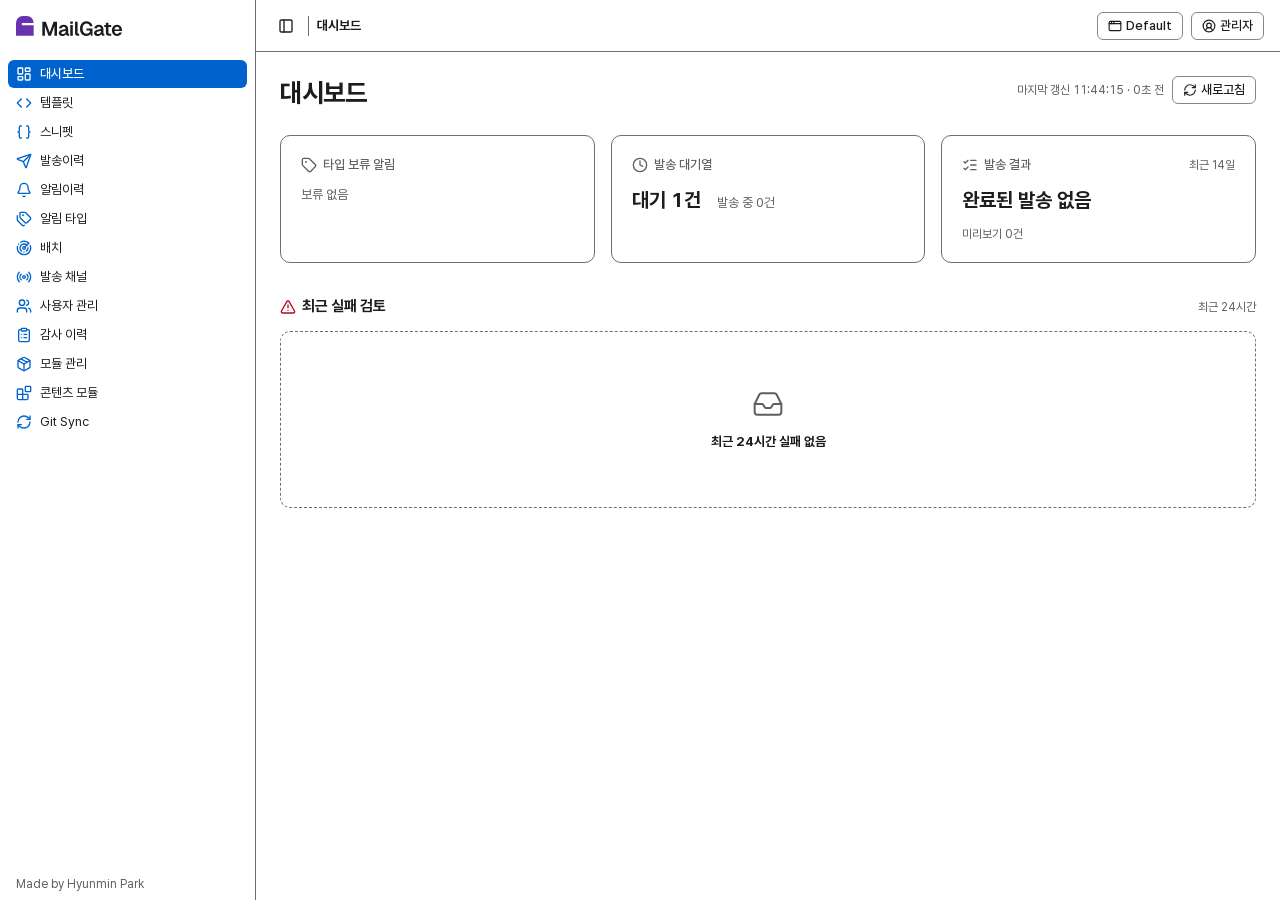
<file: app.html>
<!doctype html>
<html lang="ko">
  <head>
    <meta charset="UTF-8" />
    <meta name="viewport" content="width=device-width, initial-scale=1.0" />
    <link rel="icon" href="./icons/favicon.ico" sizes="48x48" /><link rel="icon" type="image/svg+xml" href="./icons/favicon.svg" />
    <title>MailGate</title>
    <script type="module" crossorigin src="./assets/app-Cnj-BJOg.js"></script>
    <link rel="modulepreload" crossorigin href="./assets/rolldown-runtime-BUR9erT_.js">
    <link rel="modulepreload" crossorigin href="./assets/button-BBOjhVNx.js">
    <link rel="modulepreload" crossorigin href="./assets/preload-helper-HclGiUj8.js">
    <link rel="modulepreload" crossorigin href="./assets/format-BQ0m3DDq.js">
    <link rel="modulepreload" crossorigin href="./assets/dashboard-metrics-zJyAIHif.js">
    <link rel="modulepreload" crossorigin href="./assets/renderer-BGZRBSop.js">
    <link rel="modulepreload" crossorigin href="./assets/createLucideIcon-y5G6XKcv.js">
    <link rel="modulepreload" crossorigin href="./assets/theme-_s0Z8bxl.js">
    <link rel="modulepreload" crossorigin href="./assets/skeleton-D75rLQp8.js">
    <link rel="modulepreload" crossorigin href="./assets/chevron-left-C3JJ6h_N.js">
    <link rel="modulepreload" crossorigin href="./assets/arrow-left-ylC4XNam.js">
    <link rel="modulepreload" crossorigin href="./assets/link-CSQG5ua0.js">
    <link rel="modulepreload" crossorigin href="./assets/useNavigate-CtziyEnQ.js">
    <link rel="modulepreload" crossorigin href="./assets/lazyRouteComponent-Bf_rkmYY.js">
    <link rel="modulepreload" crossorigin href="./assets/shadowDom-DM2obpnT.js">
    <link rel="modulepreload" crossorigin href="./assets/useRegisterFieldControl-DxghsVDa.js">
    <link rel="modulepreload" crossorigin href="./assets/DirectionContext-DDk9kdkW.js">
    <link rel="modulepreload" crossorigin href="./assets/useCompositeItem-CvufFA41.js">
    <link rel="modulepreload" crossorigin href="./assets/composite-DCdbJfyt.js">
    <link rel="modulepreload" crossorigin href="./assets/useOpenInteractionType-HjZMVC0G.js">
    <link rel="modulepreload" crossorigin href="./assets/check-BnbHjzJ1.js">
    <link rel="modulepreload" crossorigin href="./assets/safePolygon-CfmWbmJ-.js">
    <link rel="modulepreload" crossorigin href="./assets/getPseudoElementBounds-BoV2QPBT.js">
    <link rel="modulepreload" crossorigin href="./assets/store-CwWEpPEi.js">
    <link rel="modulepreload" crossorigin href="./assets/useFocus-c23DdWhp.js">
    <link rel="modulepreload" crossorigin href="./assets/useTriggerFocusGuards-CD2JCbge.js">
    <link rel="modulepreload" crossorigin href="./assets/dropdown-menu-DriQRK_V.js">
    <link rel="modulepreload" crossorigin href="./assets/notifications-Buc7Vsoz.js">
    <link rel="modulepreload" crossorigin href="./assets/blocks-DVnyh28l.js">
    <link rel="modulepreload" crossorigin href="./assets/braces-CD5idoMH.js">
    <link rel="modulepreload" crossorigin href="./assets/chevron-right-C8Z31g4F.js">
    <link rel="modulepreload" crossorigin href="./assets/circle-check-_Jpk8NN7.js">
    <link rel="modulepreload" crossorigin href="./assets/audit-Bag3ptlU.js">
    <link rel="modulepreload" crossorigin href="./assets/copy-BM61b9XA.js">
    <link rel="modulepreload" crossorigin href="./assets/api-BylX0GHd.js">
    <link rel="modulepreload" crossorigin href="./assets/useMutation-CSSyfOSq.js">
    <link rel="modulepreload" crossorigin href="./assets/send-channels-api-DDKfFAvu.js">
    <link rel="modulepreload" crossorigin href="./assets/send-channels.operation-_7vONOKQ.js">
    <link rel="modulepreload" crossorigin href="./assets/clients-BUQ5ZDN3.js">
    <link rel="modulepreload" crossorigin href="./assets/pencil-BuEJvLPf.js">
    <link rel="modulepreload" crossorigin href="./assets/plus-BQ-YSx5A.js">
    <link rel="modulepreload" crossorigin href="./assets/refresh-cw-CRznzjJs.js">
    <link rel="modulepreload" crossorigin href="./assets/badge-B0EIC5eg.js">
    <link rel="modulepreload" crossorigin href="./assets/dialog-DG_beHkW.js">
    <link rel="modulepreload" crossorigin href="./assets/confirm-dialog-B5DWdh1I.js">
    <link rel="modulepreload" crossorigin href="./assets/status-badge-jXHEjsbs.js">
    <link rel="modulepreload" crossorigin href="./assets/notification-types-api-BsqutUkk.js">
    <link rel="modulepreload" crossorigin href="./assets/notification-types.index-CeZ0xYEe.js">
    <link rel="modulepreload" crossorigin href="./assets/trash-2-BhGNkflI.js">
    <link rel="modulepreload" crossorigin href="./assets/triangle-alert-CBG2fBWP.js">
    <link rel="modulepreload" crossorigin href="./assets/users-BVl8rYgR.js">
    <link rel="modulepreload" crossorigin href="./assets/batch-jobs-api-DlQEz2IJ.js">
    <link rel="modulepreload" crossorigin href="./assets/dist-B_6jTQsh.js">
    <link rel="modulepreload" crossorigin href="./assets/table-BRGN5OtX.js">
    <link rel="modulepreload" crossorigin href="./assets/batch-jobs.index-C-DUkIMw.js">
    <link rel="modulepreload" crossorigin href="./assets/useAriaLabelledBy-DWSLn4_b.js">
    <link rel="modulepreload" crossorigin href="./assets/checkbox-DSMzGkny.js">
    <link rel="modulepreload" crossorigin href="./assets/input-Ko1UrHyr.js">
    <link rel="modulepreload" crossorigin href="./assets/tooltip-DcPzPhqR.js">
    <link rel="modulepreload" crossorigin href="./assets/use-session-DMdyCt0f.js">
    <link rel="modulepreload" crossorigin href="./assets/editor-target-Cz_Ob9pk.js">
    <link rel="modulepreload" crossorigin href="./assets/objectWithoutPropertiesLoose-DBYSo7QU.js">
    <link rel="modulepreload" crossorigin href="./assets/engine-oniguruma-CtWRJqc-.js">
    <link rel="modulepreload" crossorigin href="./assets/label-D_YN-Q02.js">
    <link rel="modulepreload" crossorigin href="./assets/inbox-BawUhp5T.js">
    <link rel="modulepreload" crossorigin href="./assets/empty-state-DHFgKof3.js">
    <link rel="modulepreload" crossorigin href="./assets/table-frame-CvJAM1hh.js">
    <link rel="modulepreload" crossorigin href="./assets/data-table-wBJaKase.js">
    <link rel="modulepreload" crossorigin href="./assets/code-CJwYBrIn.js">
    <link rel="modulepreload" crossorigin href="./assets/templates.index-oEercdL5.js">
    <link rel="modulepreload" crossorigin href="./assets/radio-CVHwvKyV.js">
    <link rel="modulepreload" crossorigin href="./assets/send-channels.index-C9C6Tf8s.js">
    <link rel="modulepreload" crossorigin href="./assets/send-r8QixZxA.js">
    <link rel="modulepreload" crossorigin href="./assets/logs.index-CqZasnjx.js">
    <link rel="modulepreload" crossorigin href="./assets/templates.new-CWerJySa.js">
    <link rel="modulepreload" crossorigin href="./assets/templates._templateId-DQCZDXpI.js">
    <link rel="modulepreload" crossorigin href="./assets/send-channels.edit-QTlwdLt0.js">
    <link rel="modulepreload" crossorigin href="./assets/notification-types.edit-CgBcjSqP.js">
    <link rel="modulepreload" crossorigin href="./assets/modules.edit-BPk_EUYL.js">
    <link rel="modulepreload" crossorigin href="./assets/logs._sendId-K7pd17SI.js">
    <link rel="modulepreload" crossorigin href="./assets/batch-jobs.edit-DqNM4nOC.js">
    <link rel="stylesheet" crossorigin href="./assets/theme-DC-EHURT.css">
  </head>
  <body>
    <div id="root"></div>
  </body>
</html>
</file>
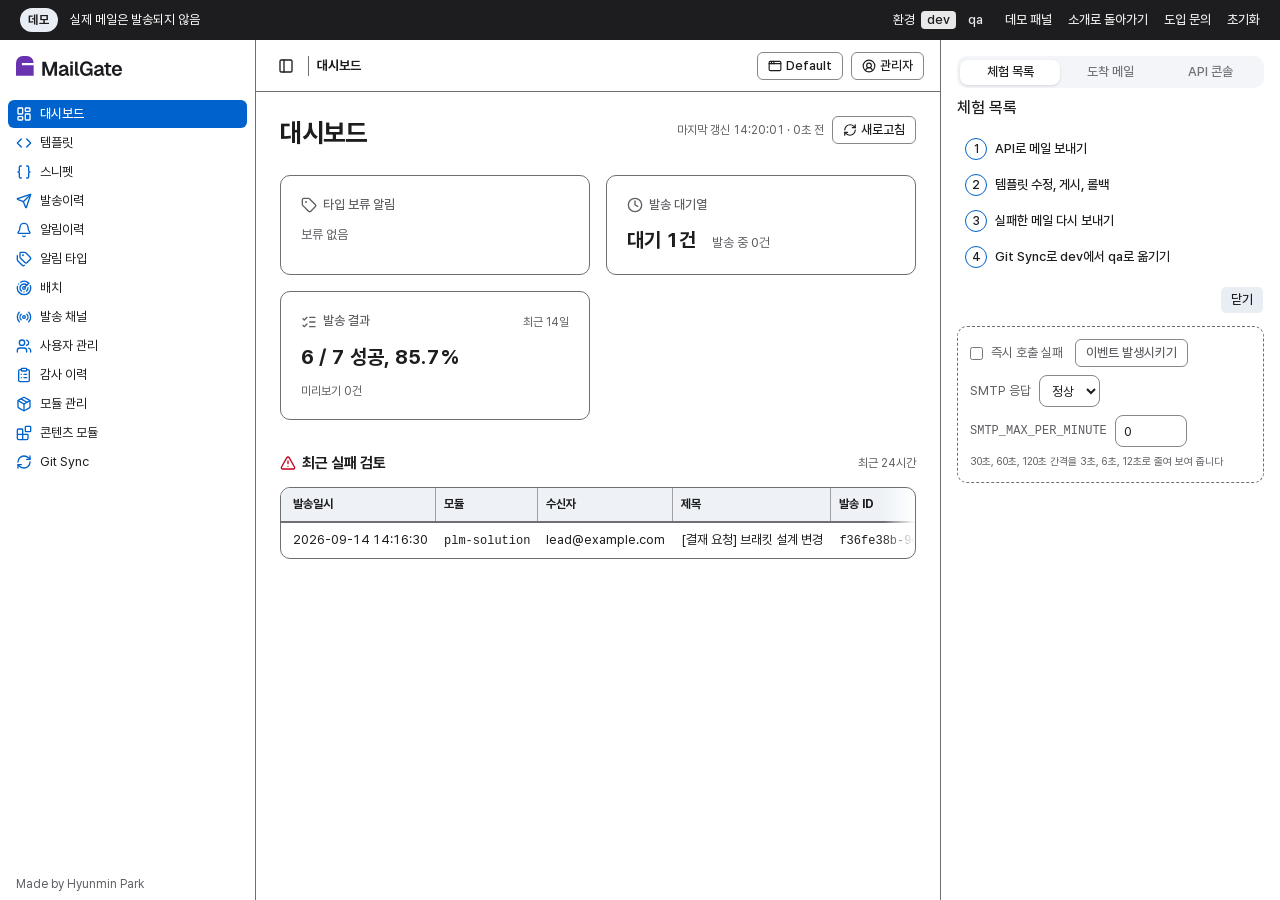
<file: demo.html>
<!doctype html>
<html lang="ko" data-theme="macos">
  <head>
    <meta charset="UTF-8" />
    <meta name="viewport" content="width=device-width, initial-scale=1.0" />
    <link rel="icon" href="./icons/favicon.ico" sizes="48x48" /><link rel="icon" type="image/svg+xml" href="./icons/favicon.svg" />
    <title>MailGate 데모</title>
    <script type="module" crossorigin src="./assets/demo-Douf0eIH.js"></script>
    <link rel="modulepreload" crossorigin href="./assets/rolldown-runtime-BUR9erT_.js">
    <link rel="modulepreload" crossorigin href="./assets/button-BBOjhVNx.js">
    <link rel="modulepreload" crossorigin href="./assets/preload-helper-HclGiUj8.js">
    <link rel="modulepreload" crossorigin href="./assets/format-BQ0m3DDq.js">
    <link rel="modulepreload" crossorigin href="./assets/dashboard-metrics-zJyAIHif.js">
    <link rel="modulepreload" crossorigin href="./assets/renderer-BGZRBSop.js">
    <link rel="modulepreload" crossorigin href="./assets/createLucideIcon-y5G6XKcv.js">
    <link rel="modulepreload" crossorigin href="./assets/theme-_s0Z8bxl.js">
    <link rel="modulepreload" crossorigin href="./assets/shadowDom-DM2obpnT.js">
    <link rel="modulepreload" crossorigin href="./assets/useRegisterFieldControl-DxghsVDa.js">
    <link rel="modulepreload" crossorigin href="./assets/DirectionContext-DDk9kdkW.js">
    <link rel="modulepreload" crossorigin href="./assets/useCompositeItem-CvufFA41.js">
    <link rel="modulepreload" crossorigin href="./assets/composite-DCdbJfyt.js">
    <link rel="modulepreload" crossorigin href="./assets/isElementDisabled-KSuuBj8D.js">
    <link rel="modulepreload" crossorigin href="./assets/tabs-CT4ZHvvv.js">
    <link rel="modulepreload" crossorigin href="./assets/check-BnbHjzJ1.js">
    <link rel="modulepreload" crossorigin href="./assets/copy-BM61b9XA.js">
    <link rel="modulepreload" crossorigin href="./assets/input-Ko1UrHyr.js">
    <link rel="modulepreload" crossorigin href="./assets/textarea-CbivtJQr.js">
    <link rel="modulepreload" crossorigin href="./assets/clipboard-B15Mx58D.js">
    <link rel="stylesheet" crossorigin href="./assets/theme-DC-EHURT.css">
  </head>
  <body>
    <div id="root"></div>
  </body>
</html>
</file>
<file: assets/tokens.css>
@font-face { font-family: 'Pretendard'; font-weight: 500; font-display: swap; src: url('./fonts/Pretendard-Medium.woff2') format('woff2'); }
@font-face { font-family: 'Pretendard'; font-weight: 700; font-display: swap; src: url('./fonts/Pretendard-Bold.woff2') format('woff2'); }

:root {
  --background: #ffffff; --foreground: #1d1d1f; --card: #ffffff;
  --primary: #0062cc; --primary-foreground: #ffffff; --primary-ink: #0062cc;
  --secondary: #e9eef5; --muted: #f3f5f8; --muted-foreground: #5e5e63;
  --destructive: #c4001a; --border: #6e6e73; --input: #86868b; --ring: #0062cc;
  --radius: 10px;
  --mg-success: #1e7b34; --mg-warning: #f2a900; --mg-info: #0062cc;
  --mg-shadow-sm: none;
  --mg-shadow-md: none;
  --mg-shadow-lg: 0 16px 40px rgba(0, 0, 0, 0.18);
  --mg-border-width: 1px;
  --font-sans: 'Pretendard', -apple-system, BlinkMacSystemFont, 'Segoe UI', 'Malgun Gothic', sans-serif;
  --font-heading: var(--font-sans);
  --font-heading-ko: var(--font-sans);
}
</file>
<file: assets/theme-DC-EHURT.css>
@layer properties{@supports (((-webkit-hyphens:none)) and (not (margin-trim:inline))) or ((-moz-orient:inline) and (not (color:rgb(from red r g b)))){:root,:host{--shimmer-angle:20deg}*,:before,:after,::backdrop{--tw-translate-x:0;--tw-translate-y:0;--tw-translate-z:0;--tw-rotate-x:initial;--tw-rotate-y:initial;--tw-rotate-z:initial;--tw-skew-x:initial;--tw-skew-y:initial;--tw-space-y-reverse:0;--tw-divide-y-reverse:0;--tw-border-style:solid;--tw-gradient-position:initial;--tw-gradient-from:#0000;--tw-gradient-via:#0000;--tw-gradient-to:#0000;--tw-gradient-stops:initial;--tw-gradient-via-stops:initial;--tw-gradient-from-position:0%;--tw-gradient-via-position:50%;--tw-gradient-to-position:100%;--tw-leading:initial;--tw-font-weight:initial;--tw-tracking:initial;--tw-ordinal:initial;--tw-slashed-zero:initial;--tw-numeric-figure:initial;--tw-numeric-spacing:initial;--tw-numeric-fraction:initial;--tw-shadow:0 0 #0000;--tw-shadow-color:initial;--tw-shadow-alpha:100%;--tw-inset-shadow:0 0 #0000;--tw-inset-shadow-color:initial;--tw-inset-shadow-alpha:100%;--tw-ring-color:initial;--tw-ring-shadow:0 0 #0000;--tw-inset-ring-color:initial;--tw-inset-ring-shadow:0 0 #0000;--tw-ring-inset:initial;--tw-ring-offset-width:0px;--tw-ring-offset-color:#fff;--tw-ring-offset-shadow:0 0 #0000;--tw-outline-style:solid;--tw-blur:initial;--tw-brightness:initial;--tw-contrast:initial;--tw-grayscale:initial;--tw-hue-rotate:initial;--tw-invert:initial;--tw-opacity:initial;--tw-saturate:initial;--tw-sepia:initial;--tw-drop-shadow:initial;--tw-drop-shadow-color:initial;--tw-drop-shadow-alpha:100%;--tw-drop-shadow-size:initial;--tw-duration:initial;--tw-ease:initial;--tw-content:"";--tw-backdrop-blur:initial;--tw-backdrop-brightness:initial;--tw-backdrop-contrast:initial;--tw-backdrop-grayscale:initial;--tw-backdrop-hue-rotate:initial;--tw-backdrop-invert:initial;--tw-backdrop-opacity:initial;--tw-backdrop-saturate:initial;--tw-backdrop-sepia:initial;--tw-animation-delay:0s;--tw-animation-direction:normal;--tw-animation-duration:initial;--tw-animation-fill-mode:none;--tw-animation-iteration-count:1;--tw-enter-blur:0;--tw-enter-opacity:1;--tw-enter-rotate:0;--tw-enter-scale:1;--tw-enter-translate-x:0;--tw-enter-translate-y:0;--tw-exit-blur:0;--tw-exit-opacity:1;--tw-exit-rotate:0;--tw-exit-scale:1;--tw-exit-translate-x:0;--tw-exit-translate-y:0;--scroll-fade-t:0px;--scroll-fade-b:0px;--scroll-fade-s:0px;--scroll-fade-e:0px;--scroll-fade-mask:initial;--shimmer-image:initial;--shimmer-text-fill:initial}}}@layer theme{:root,:host{--font-sans:"Pretendard", system-ui, -apple-system, "Segoe UI", "Malgun Gothic", sans-serif;--font-mono:ui-monospace, "Cascadia Mono", Menlo, Consolas, "Liberation Mono", "Pretendard", monospace;--color-black:#000;--color-white:#fff;--spacing:.25rem;--container-xs:20rem;--container-sm:24rem;--container-md:28rem;--container-lg:32rem;--container-xl:36rem;--container-2xl:42rem;--container-3xl:48rem;--container-6xl:72rem;--text-xs:.75rem;--text-xs--line-height:calc(1 / .75);--text-sm:.875rem;--text-sm--line-height:calc(1.25 / .875);--text-base:1rem;--text-base--line-height:calc(1.5 / 1);--text-lg:1.125rem;--text-lg--line-height:calc(1.75 / 1.125);--text-xl:1.25rem;--text-xl--line-height:calc(1.75 / 1.25);--text-2xl:1.5rem;--text-2xl--line-height:calc(2 / 1.5);--text-3xl:1.875rem;--text-3xl--line-height:calc(2.25 / 1.875);--font-weight-normal:400;--font-weight-medium:500;--font-weight-semibold:600;--font-weight-bold:700;--tracking-wide:.025em;--tracking-widest:.1em;--leading-tight:1.25;--leading-normal:1.5;--leading-relaxed:1.625;--radius-md:calc(var(--radius) * .8);--ease-in-out:cubic-bezier(.4, 0, .2, 1);--animate-spin:spin 1s linear infinite;--animate-pulse:pulse 2s cubic-bezier(.4, 0, .6, 1) infinite;--blur-xs:4px;--default-transition-duration:.15s;--default-transition-timing-function:cubic-bezier(.4, 0, .2, 1);--default-font-family:var(--font-sans);--default-mono-font-family:var(--font-mono);--color-border:var(--border)}}@layer base{*,:after,:before,::backdrop{box-sizing:border-box;border:0 solid;margin:0;padding:0}::file-selector-button{box-sizing:border-box;border:0 solid;margin:0;padding:0}html,:host{-webkit-text-size-adjust:100%;tab-size:4;line-height:1.5;font-family:var(--default-font-family,ui-sans-serif, system-ui, sans-serif, "Apple Color Emoji", "Segoe UI Emoji", "Segoe UI Symbol", "Noto Color Emoji");font-feature-settings:var(--default-font-feature-settings,normal);font-variation-settings:var(--default-font-variation-settings,normal);-webkit-tap-highlight-color:transparent}hr{height:0;color:inherit;border-top-width:1px}abbr:where([title]){-webkit-text-decoration:underline dotted;text-decoration:underline dotted}h1,h2,h3,h4,h5,h6{font-size:inherit;font-weight:inherit}a{color:inherit;-webkit-text-decoration:inherit;-webkit-text-decoration:inherit;-webkit-text-decoration:inherit;-webkit-text-decoration:inherit;text-decoration:inherit}b,strong{font-weight:bolder}code,kbd,samp,pre{font-family:var(--default-mono-font-family,ui-monospace, SFMono-Regular, Menlo, Monaco, Consolas, "Liberation Mono", "Courier New", monospace);font-feature-settings:var(--default-mono-font-feature-settings,normal);font-variation-settings:var(--default-mono-font-variation-settings,normal);font-size:1em}small{font-size:80%}sub,sup{vertical-align:baseline;font-size:75%;line-height:0;position:relative}sub{bottom:-.25em}sup{top:-.5em}table{text-indent:0;border-color:inherit;border-collapse:collapse}:-moz-focusring{outline:auto}progress{vertical-align:baseline}summary{display:list-item}ol,ul,menu{list-style:none}img,svg,video,canvas,audio,iframe,embed,object{vertical-align:middle;display:block}img,video{max-width:100%;height:auto}button,input,select,optgroup,textarea{font:inherit;font-feature-settings:inherit;font-variation-settings:inherit;letter-spacing:inherit;color:inherit;opacity:1;background-color:#0000;border-radius:0}::file-selector-button{font:inherit;font-feature-settings:inherit;font-variation-settings:inherit;letter-spacing:inherit;color:inherit;opacity:1;background-color:#0000;border-radius:0}:where(select:is([multiple],[size])) optgroup{font-weight:bolder}:where(select:is([multiple],[size])) optgroup option{padding-inline-start:20px}::file-selector-button{margin-inline-end:4px}::placeholder{opacity:1}@supports (not ((-webkit-appearance:-apple-pay-button))) or (contain-intrinsic-size:1px){::placeholder{color:currentColor}@supports (color:color-mix(in lab, red, red)){::placeholder{color:color-mix(in oklab, currentcolor 50%, transparent)}}}textarea{resize:vertical}::-webkit-search-decoration{-webkit-appearance:none}::-webkit-date-and-time-value{min-height:1lh;text-align:inherit}::-webkit-datetime-edit{display:inline-flex}::-webkit-datetime-edit-fields-wrapper{padding:0}::-webkit-datetime-edit{padding-block:0}::-webkit-datetime-edit-year-field{padding-block:0}::-webkit-datetime-edit-month-field{padding-block:0}::-webkit-datetime-edit-day-field{padding-block:0}::-webkit-datetime-edit-hour-field{padding-block:0}::-webkit-datetime-edit-minute-field{padding-block:0}::-webkit-datetime-edit-second-field{padding-block:0}::-webkit-datetime-edit-millisecond-field{padding-block:0}::-webkit-datetime-edit-meridiem-field{padding-block:0}::-webkit-calendar-picker-indicator{line-height:1}:-moz-ui-invalid{box-shadow:none}button,input:where([type=button],[type=reset],[type=submit]){appearance:button}::file-selector-button{appearance:button}::-webkit-inner-spin-button{height:auto}::-webkit-outer-spin-button{height:auto}[hidden]:where(:not([hidden=until-found])){display:none!important}*{border-color:var(--border);outline-color:var(--ring)}@supports (color:color-mix(in lab, red, red)){*{outline-color:color-mix(in oklab, var(--ring) 50%, transparent)}}body{background-color:var(--background);color:var(--foreground)}html{font-family:var(--font-sans)}}@layer components;@layer utilities{.\[container-type\:size\]{container-type:size}.pointer-events-none{pointer-events:none}.\!visible{visibility:visible!important}.visible{visibility:visible}.sr-only{clip-path:inset(50%);white-space:nowrap;border-width:0;width:1px;height:1px;margin:-1px;padding:0;position:absolute;overflow:hidden}.absolute{position:absolute}.fixed{position:fixed}.relative{position:relative}.static{position:static}.sticky{position:sticky}.inset-0{inset:0}.inset-x-0{inset-inline:0}.inset-y-0{inset-block:0}.-top-4{top:calc(var(--spacing) * -4)}.top-0{top:0}.top-1{top:var(--spacing)}.top-1\.5{top:calc(var(--spacing) * 1.5)}.top-1\/2{top:50%}.top-2{top:calc(var(--spacing) * 2)}.top-3{top:calc(var(--spacing) * 3)}.top-3\.5{top:calc(var(--spacing) * 3.5)}.top-20{top:calc(var(--spacing) * 20)}.right-0{right:0}.right-1{right:var(--spacing)}.right-2{right:calc(var(--spacing) * 2)}.right-3{right:calc(var(--spacing) * 3)}.-bottom-4{bottom:calc(var(--spacing) * -4)}.bottom-0{bottom:0}.bottom-2{bottom:calc(var(--spacing) * 2)}.bottom-full{bottom:100%}.-left-\[26\.5px\]{left:-26.5px}.-left-\[31px\]{left:-31px}.left-0{left:0}.left-1\/2{left:50%}.left-2\.5{left:calc(var(--spacing) * 2.5)}.isolate{isolation:isolate}.z-10{z-index:10}.z-20{z-index:20}.z-40{z-index:40}.z-50{z-index:50}.col-span-2{grid-column:span 2/span 2}.col-span-full{grid-column:1/-1}.container{width:100%}@media (width>=40rem){.container{max-width:40rem}}@media (width>=48rem){.container{max-width:48rem}}@media (width>=64rem){.container{max-width:64rem}}@media (width>=80rem){.container{max-width:80rem}}@media (width>=96rem){.container{max-width:96rem}}.m-1{margin:var(--spacing)}.m-3{margin:calc(var(--spacing) * 3)}.m-auto{margin:auto}.-mx-1{margin-inline:calc(var(--spacing) * -1)}.-mx-4{margin-inline:calc(var(--spacing) * -4)}.mx-1{margin-inline:var(--spacing)}.mx-2{margin-inline:calc(var(--spacing) * 2)}.mx-3\.5{margin-inline:calc(var(--spacing) * 3.5)}.mx-auto{margin-inline:auto}.my-1{margin-block:var(--spacing)}.my-2{margin-block:calc(var(--spacing) * 2)}.my-3{margin-block:calc(var(--spacing) * 3)}.my-4{margin-block:calc(var(--spacing) * 4)}.-mt-1{margin-top:calc(var(--spacing) * -1)}.-mt-2{margin-top:calc(var(--spacing) * -2)}.mt-0\.5{margin-top:calc(var(--spacing) * .5)}.mt-1{margin-top:var(--spacing)}.mt-1\.5{margin-top:calc(var(--spacing) * 1.5)}.mt-2{margin-top:calc(var(--spacing) * 2)}.mt-3{margin-top:calc(var(--spacing) * 3)}.mt-4{margin-top:calc(var(--spacing) * 4)}.mt-5{margin-top:calc(var(--spacing) * 5)}.mt-6{margin-top:calc(var(--spacing) * 6)}.mt-10{margin-top:calc(var(--spacing) * 10)}.mt-auto{margin-top:auto}.mr-1{margin-right:var(--spacing)}.-mb-4{margin-bottom:calc(var(--spacing) * -4)}.-mb-px{margin-bottom:-1px}.mb-1{margin-bottom:var(--spacing)}.mb-1\.5{margin-bottom:calc(var(--spacing) * 1.5)}.mb-2{margin-bottom:calc(var(--spacing) * 2)}.mb-3{margin-bottom:calc(var(--spacing) * 3)}.mb-4{margin-bottom:calc(var(--spacing) * 4)}.mb-6{margin-bottom:calc(var(--spacing) * 6)}.mb-8{margin-bottom:calc(var(--spacing) * 8)}.ml-1{margin-left:var(--spacing)}.ml-1\.5{margin-left:calc(var(--spacing) * 1.5)}.ml-2{margin-left:calc(var(--spacing) * 2)}.ml-3{margin-left:calc(var(--spacing) * 3)}.ml-auto{margin-left:auto}.no-scrollbar{-ms-overflow-style:none;scrollbar-width:none}.no-scrollbar::-webkit-scrollbar{display:none}.line-clamp-1{-webkit-line-clamp:1;-webkit-box-orient:vertical;display:-webkit-box;overflow:hidden}.line-clamp-2{-webkit-line-clamp:2;-webkit-box-orient:vertical;display:-webkit-box;overflow:hidden}.block{display:block}.flex{display:flex}.grid{display:grid}.hidden{display:none}.inline{display:inline}.inline-flex{display:inline-flex}.table{display:table}.table-caption{display:table-caption}.table-cell{display:table-cell}.table-row{display:table-row}.field-sizing-content{field-sizing:content}.field-sizing-fixed{field-sizing:fixed}.aspect-square{aspect-ratio:1}.size-2{width:calc(var(--spacing) * 2);height:calc(var(--spacing) * 2)}.size-2\.5{width:calc(var(--spacing) * 2.5);height:calc(var(--spacing) * 2.5)}.size-3{width:calc(var(--spacing) * 3);height:calc(var(--spacing) * 3)}.size-3\.5{width:calc(var(--spacing) * 3.5);height:calc(var(--spacing) * 3.5)}.size-4{width:calc(var(--spacing) * 4);height:calc(var(--spacing) * 4)}.size-5{width:calc(var(--spacing) * 5);height:calc(var(--spacing) * 5)}.size-5\.5{width:calc(var(--spacing) * 5.5);height:calc(var(--spacing) * 5.5)}.size-6{width:calc(var(--spacing) * 6);height:calc(var(--spacing) * 6)}.size-7{width:calc(var(--spacing) * 7);height:calc(var(--spacing) * 7)}.size-8{width:calc(var(--spacing) * 8);height:calc(var(--spacing) * 8)}.size-9{width:calc(var(--spacing) * 9);height:calc(var(--spacing) * 9)}.size-23{width:calc(var(--spacing) * 23);height:calc(var(--spacing) * 23)}.size-full{width:100%;height:100%}.h-4{height:calc(var(--spacing) * 4)}.h-5{height:calc(var(--spacing) * 5)}.h-5\!{height:calc(var(--spacing) * 5)!important}.h-6{height:calc(var(--spacing) * 6)}.h-7{height:calc(var(--spacing) * 7)}.h-8{height:calc(var(--spacing) * 8)}.h-9{height:calc(var(--spacing) * 9)}.h-10{height:calc(var(--spacing) * 10)}.h-12{height:calc(var(--spacing) * 12)}.h-14{height:calc(var(--spacing) * 14)}.h-16{height:calc(var(--spacing) * 16)}.h-24{height:calc(var(--spacing) * 24)}.h-28{height:calc(var(--spacing) * 28)}.h-32{height:calc(var(--spacing) * 32)}.h-36{height:calc(var(--spacing) * 36)}.h-40{height:calc(var(--spacing) * 40)}.h-52{height:calc(var(--spacing) * 52)}.h-56{height:calc(var(--spacing) * 56)}.h-64{height:calc(var(--spacing) * 64)}.h-72{height:calc(var(--spacing) * 72)}.h-82{height:calc(var(--spacing) * 82)}.h-96{height:calc(var(--spacing) * 96)}.h-105{height:calc(var(--spacing) * 105)}.h-\[60vh\]{height:60vh}.h-\[70dvh\]{height:70dvh}.h-\[85vh\]{height:85vh}.h-\[480px\]{height:480px}.h-\[calc\(100\%-1px\)\]{height:calc(100% - 1px)}.h-\[calc\(100svh-5\.5rem\)\]{height:calc(100svh - 5.5rem)}.h-auto{height:auto}.h-dvh{height:100dvh}.h-full{height:100%}.h-px{height:1px}.h-svh{height:100svh}.max-h-\(--available-height\){max-height:var(--available-height)}.max-h-24{max-height:calc(var(--spacing) * 24)}.max-h-28{max-height:calc(var(--spacing) * 28)}.max-h-40{max-height:calc(var(--spacing) * 40)}.max-h-48{max-height:calc(var(--spacing) * 48)}.max-h-56{max-height:calc(var(--spacing) * 56)}.max-h-60{max-height:calc(var(--spacing) * 60)}.max-h-64{max-height:calc(var(--spacing) * 64)}.max-h-72{max-height:calc(var(--spacing) * 72)}.max-h-82{max-height:calc(var(--spacing) * 82)}.max-h-96{max-height:calc(var(--spacing) * 96)}.max-h-\[50vh\]{max-height:50vh}.max-h-\[85vh\]{max-height:85vh}.max-h-\[calc\(100dvh-2rem\)\]{max-height:calc(100dvh - 2rem)}.max-h-\[calc\(100vh-6rem\)\]{max-height:calc(100vh - 6rem)}.max-h-\[min\(18rem\,var\(--available-height\)\)\]{max-height:min(18rem, var(--available-height))}.max-h-\[min\(28rem\,var\(--available-height\)\)\]{max-height:min(28rem, var(--available-height))}.min-h-0{min-height:0}.min-h-5{min-height:calc(var(--spacing) * 5)}.min-h-8{min-height:calc(var(--spacing) * 8)}.min-h-9{min-height:calc(var(--spacing) * 9)}.min-h-10{min-height:calc(var(--spacing) * 10)}.min-h-16{min-height:calc(var(--spacing) * 16)}.min-h-48{min-height:calc(var(--spacing) * 48)}.min-h-\[28rem\]{min-height:28rem}.min-h-\[calc\(100vh-7\.5rem\)\]{min-height:calc(100vh - 7.5rem)}.min-h-full{min-height:100%}.min-h-svh{min-height:100svh}.w-\(--anchor-width\){width:var(--anchor-width)}.w-\(--sidebar-width\){width:var(--sidebar-width)}.w-0{width:0}.w-1{width:var(--spacing)}.w-1\.5{width:calc(var(--spacing) * 1.5)}.w-4{width:calc(var(--spacing) * 4)}.w-5{width:calc(var(--spacing) * 5)}.w-7{width:calc(var(--spacing) * 7)}.w-8{width:calc(var(--spacing) * 8)}.w-18{width:calc(var(--spacing) * 18)}.w-20{width:calc(var(--spacing) * 20)}.w-24{width:calc(var(--spacing) * 24)}.w-28{width:calc(var(--spacing) * 28)}.w-32{width:calc(var(--spacing) * 32)}.w-34{width:calc(var(--spacing) * 34)}.w-36{width:calc(var(--spacing) * 36)}.w-38{width:calc(var(--spacing) * 38)}.w-40{width:calc(var(--spacing) * 40)}.w-44{width:calc(var(--spacing) * 44)}.w-48{width:calc(var(--spacing) * 48)}.w-56{width:calc(var(--spacing) * 56)}.w-64{width:calc(var(--spacing) * 64)}.w-72{width:calc(var(--spacing) * 72)}.w-96{width:calc(var(--spacing) * 96)}.w-\[36rem\]{width:36rem}.w-\[375px\]{width:375px}.w-auto{width:auto}.w-fit{width:fit-content}.w-full{width:100%}.w-max{width:max-content}.max-w-\(--available-width\){max-width:var(--available-width)}.max-w-\(--skeleton-width\){max-width:var(--skeleton-width)}.max-w-1\/2{max-width:50%}.max-w-2xl{max-width:var(--container-2xl)}.max-w-3xl{max-width:var(--container-3xl)}.max-w-32{max-width:calc(var(--spacing) * 32)}.max-w-75{max-width:calc(var(--spacing) * 75)}.max-w-96{max-width:calc(var(--spacing) * 96)}.max-w-\[9\.5ch\]{max-width:9.5ch}.max-w-\[10rem\]{max-width:10rem}.max-w-\[85\%\]{max-width:85%}.max-w-\[95\%\]{max-width:95%}.max-w-\[calc\(100\%-2rem\)\]{max-width:calc(100% - 2rem)}.max-w-full{max-width:100%}.max-w-md{max-width:var(--container-md)}.max-w-sm{max-width:var(--container-sm)}.max-w-xl{max-width:var(--container-xl)}.max-w-xs{max-width:var(--container-xs)}.min-w-0{min-width:0}.min-w-5{min-width:calc(var(--spacing) * 5)}.min-w-28{min-width:calc(var(--spacing) * 28)}.min-w-32{min-width:calc(var(--spacing) * 32)}.min-w-36{min-width:calc(var(--spacing) * 36)}.min-w-40{min-width:calc(var(--spacing) * 40)}.min-w-44{min-width:calc(var(--spacing) * 44)}.min-w-60{min-width:calc(var(--spacing) * 60)}.min-w-160{min-width:calc(var(--spacing) * 160)}.min-w-\[40rem\]{min-width:40rem}.min-w-\[96px\]{min-width:96px}.flex-1{flex:1}.shrink{flex-shrink:1}.shrink-0{flex-shrink:0}.table-fixed{table-layout:fixed}.caption-bottom{caption-side:bottom}.origin-\(--transform-origin\){transform-origin:var(--transform-origin)}.-translate-x-1\/2{--tw-translate-x:calc(calc(1 / 2 * 100%) * -1);translate:var(--tw-translate-x) var(--tw-translate-y)}.-translate-x-px{--tw-translate-x:-1px;translate:var(--tw-translate-x) var(--tw-translate-y)}.translate-x-px{--tw-translate-x:1px;translate:var(--tw-translate-x) var(--tw-translate-y)}.-translate-y-1\/2{--tw-translate-y:calc(calc(1 / 2 * 100%) * -1);translate:var(--tw-translate-x) var(--tw-translate-y)}.translate-y-\[calc\(-50\%-2px\)\]{--tw-translate-y:calc(-50% - 2px);translate:var(--tw-translate-x) var(--tw-translate-y)}.-rotate-8{rotate:-8deg}.rotate-45{rotate:45deg}.rotate-90{rotate:90deg}.transform{transform:var(--tw-rotate-x,) var(--tw-rotate-y,) var(--tw-rotate-z,) var(--tw-skew-x,) var(--tw-skew-y,)}.animate-in{animation:enter var(--tw-animation-duration,var(--tw-duration,.15s))var(--tw-ease,ease)var(--tw-animation-delay,0s)var(--tw-animation-iteration-count,1)var(--tw-animation-direction,normal)var(--tw-animation-fill-mode,none)}.animate-pulse{animation:var(--animate-pulse)}.animate-spin{animation:var(--animate-spin)}.cursor-col-resize{cursor:col-resize}.cursor-default{cursor:default}.cursor-pointer{cursor:pointer}.cursor-text{cursor:text}.resize{resize:both}.resize-none{resize:none}.scroll-my-1{scroll-margin-block:var(--spacing)}.scroll-mt-20{scroll-margin-top:calc(var(--spacing) * 20)}.scroll-pb-28{scroll-padding-bottom:calc(var(--spacing) * 28)}.list-decimal{list-style-type:decimal}.list-disc{list-style-type:disc}.list-none{list-style-type:none}.grid-cols-1{grid-template-columns:repeat(1,minmax(0,1fr))}.grid-cols-2{grid-template-columns:repeat(2,minmax(0,1fr))}.grid-cols-3{grid-template-columns:repeat(3,minmax(0,1fr))}.grid-cols-5{grid-template-columns:repeat(5,minmax(0,1fr))}.grid-cols-\[1fr_1\.3fr_auto_auto\]{grid-template-columns:1fr 1.3fr auto auto}.grid-cols-\[1fr_1fr_1\.4fr_auto_auto\]{grid-template-columns:1fr 1fr 1.4fr auto auto}.grid-cols-\[1fr_1fr_auto\]{grid-template-columns:1fr 1fr auto}.grid-cols-\[1fr_2fr_auto_auto\]{grid-template-columns:1fr 2fr auto auto}.grid-cols-\[3\.5rem_1fr\]{grid-template-columns:3.5rem 1fr}.grid-cols-\[7rem_1fr\]{grid-template-columns:7rem 1fr}.grid-cols-\[8rem_1fr\]{grid-template-columns:8rem 1fr}.grid-cols-\[10rem_1fr\]{grid-template-columns:10rem 1fr}.grid-cols-\[auto_1fr\]{grid-template-columns:auto 1fr}.grid-cols-\[auto_minmax\(0\,1fr\)\]{grid-template-columns:auto minmax(0,1fr)}.grid-cols-\[max-content_minmax\(0\,1fr\)\]{grid-template-columns:max-content minmax(0,1fr)}.grid-cols-\[repeat\(auto-fill\,minmax\(13rem\,1fr\)\)\]{grid-template-columns:repeat(auto-fill,minmax(13rem,1fr))}.flex-col{flex-direction:column}.flex-col-reverse{flex-direction:column-reverse}.flex-wrap{flex-wrap:wrap}.place-content-center{place-content:center}.place-items-center{place-items:center}.items-baseline{align-items:baseline}.items-center{align-items:center}.items-end{align-items:flex-end}.items-start{align-items:flex-start}.items-stretch{align-items:stretch}.justify-between{justify-content:space-between}.justify-center{justify-content:center}.justify-end{justify-content:flex-end}.justify-start{justify-content:flex-start}.gap-0{gap:0}.gap-0\.5{gap:calc(var(--spacing) * .5)}.gap-1{gap:var(--spacing)}.gap-1\.5{gap:calc(var(--spacing) * 1.5)}.gap-2{gap:calc(var(--spacing) * 2)}.gap-2\.5{gap:calc(var(--spacing) * 2.5)}.gap-3{gap:calc(var(--spacing) * 3)}.gap-4{gap:calc(var(--spacing) * 4)}.gap-6{gap:calc(var(--spacing) * 6)}.gap-8{gap:calc(var(--spacing) * 8)}.gap-10{gap:calc(var(--spacing) * 10)}:where(.space-y-0\.5>:not(:last-child)){--tw-space-y-reverse:0;margin-block-start:calc(calc(var(--spacing) * .5) * var(--tw-space-y-reverse));margin-block-end:calc(calc(var(--spacing) * .5) * calc(1 - var(--tw-space-y-reverse)))}:where(.space-y-1>:not(:last-child)){--tw-space-y-reverse:0;margin-block-start:calc(var(--spacing) * var(--tw-space-y-reverse));margin-block-end:calc(var(--spacing) * calc(1 - var(--tw-space-y-reverse)))}:where(.space-y-3>:not(:last-child)){--tw-space-y-reverse:0;margin-block-start:calc(calc(var(--spacing) * 3) * var(--tw-space-y-reverse));margin-block-end:calc(calc(var(--spacing) * 3) * calc(1 - var(--tw-space-y-reverse)))}.gap-x-3{column-gap:calc(var(--spacing) * 3)}.gap-x-4{column-gap:calc(var(--spacing) * 4)}.gap-x-5{column-gap:calc(var(--spacing) * 5)}.gap-x-6{column-gap:calc(var(--spacing) * 6)}.gap-y-1{row-gap:var(--spacing)}.gap-y-1\.5{row-gap:calc(var(--spacing) * 1.5)}.gap-y-2{row-gap:calc(var(--spacing) * 2)}.gap-y-3{row-gap:calc(var(--spacing) * 3)}:where(.divide-y>:not(:last-child)){--tw-divide-y-reverse:0;border-bottom-style:var(--tw-border-style);border-top-style:var(--tw-border-style);border-top-width:calc(1px * var(--tw-divide-y-reverse));border-bottom-width:calc(1px * calc(1 - var(--tw-divide-y-reverse)))}:where(.divide-border>:not(:last-child)){border-color:var(--border)}.self-center\!{align-self:center!important}.self-end{align-self:flex-end}.self-start{align-self:flex-start}.truncate{text-overflow:ellipsis;white-space:nowrap;overflow:hidden}.overflow-auto{overflow:auto}.overflow-clip{overflow:clip}.overflow-hidden{overflow:hidden}.overflow-x-auto{overflow-x:auto}.overflow-x-hidden{overflow-x:hidden}.overflow-y-auto{overflow-y:auto}.rounded{border-radius:.25rem}.rounded-\(--mg-table-radius\){border-radius:var(--mg-table-radius)}.rounded-4xl{border-radius:calc(var(--radius) * 2.6)}.rounded-\[2px\]{border-radius:2px}.rounded-\[4px\]{border-radius:4px}.rounded-\[min\(var\(--radius-md\)\,10px\)\]{border-radius:min(var(--radius-md), 10px)}.rounded-\[min\(var\(--radius-md\)\,12px\)\]{border-radius:min(var(--radius-md), 12px)}.rounded-full{border-radius:3.40282e38px}.rounded-lg{border-radius:var(--radius)}.rounded-md{border-radius:calc(var(--radius) * .8)}.rounded-xl{border-radius:calc(var(--radius) * 1.4)}.rounded-t-md{border-top-left-radius:calc(var(--radius) * .8);border-top-right-radius:calc(var(--radius) * .8)}.rounded-t-xl{border-top-left-radius:calc(var(--radius) * 1.4);border-top-right-radius:calc(var(--radius) * 1.4)}.rounded-b-md{border-bottom-right-radius:calc(var(--radius) * .8);border-bottom-left-radius:calc(var(--radius) * .8)}.rounded-b-xl{border-bottom-right-radius:calc(var(--radius) * 1.4);border-bottom-left-radius:calc(var(--radius) * 1.4)}.rounded-br-sm{border-bottom-right-radius:calc(var(--radius) * .6)}.rounded-bl-sm{border-bottom-left-radius:calc(var(--radius) * .6)}.mg-popover{border-width:var(--mg-border-width);border-style:solid;border-color:var(--border);box-shadow:var(--mg-shadow-md)}.border{border-style:var(--tw-border-style);border-width:1px}.border-0{border-style:var(--tw-border-style);border-width:0}.border-2{border-style:var(--tw-border-style);border-width:2px}.mg-surface{border-width:var(--mg-border-width);box-shadow:var(--mg-shadow-md)}.mg-control{border-width:var(--mg-border-width)}.border-x{border-inline-style:var(--tw-border-style);border-inline-width:1px}.border-t{border-top-style:var(--tw-border-style);border-top-width:1px}.border-b{border-bottom-style:var(--tw-border-style);border-bottom-width:1px}.border-b-2{border-bottom-style:var(--tw-border-style);border-bottom-width:2px}.border-l{border-left-style:var(--tw-border-style);border-left-width:1px}.border-l-2{border-left-style:var(--tw-border-style);border-left-width:2px}.border-dashed{--tw-border-style:dashed;border-style:dashed}.border-background{border-color:var(--background)}.border-border{border-color:var(--border)}.border-destructive,.border-destructive\/40{border-color:var(--destructive)}@supports (color:color-mix(in lab, red, red)){.border-destructive\/40{border-color:color-mix(in oklab, var(--destructive) 40%, transparent)}}.border-destructive\/50{border-color:var(--destructive)}@supports (color:color-mix(in lab, red, red)){.border-destructive\/50{border-color:color-mix(in oklab, var(--destructive) 50%, transparent)}}.border-info\/60{border-color:var(--mg-info)}@supports (color:color-mix(in lab, red, red)){.border-info\/60{border-color:color-mix(in oklab, var(--mg-info) 60%, transparent)}}.border-input{border-color:var(--input)}.border-primary{border-color:var(--primary)}.border-sidebar-border{border-color:var(--sidebar-border)}.border-success\/50{border-color:var(--mg-success)}@supports (color:color-mix(in lab, red, red)){.border-success\/50{border-color:color-mix(in oklab, var(--mg-success) 50%, transparent)}}.border-success\/60{border-color:var(--mg-success)}@supports (color:color-mix(in lab, red, red)){.border-success\/60{border-color:color-mix(in oklab, var(--mg-success) 60%, transparent)}}.border-transparent{border-color:#0000}.border-warning,.border-warning\/40{border-color:var(--mg-warning)}@supports (color:color-mix(in lab, red, red)){.border-warning\/40{border-color:color-mix(in oklab, var(--mg-warning) 40%, transparent)}}.border-warning\/60{border-color:var(--mg-warning)}@supports (color:color-mix(in lab, red, red)){.border-warning\/60{border-color:color-mix(in oklab, var(--mg-warning) 60%, transparent)}}.bg-\[\#1a1a2e\]{background-color:#1a1a2e}.bg-accent{background-color:var(--accent)}.bg-background,.bg-background\/60{background-color:var(--background)}@supports (color:color-mix(in lab, red, red)){.bg-background\/60{background-color:color-mix(in oklab, var(--background) 60%, transparent)}}.bg-black\/10{background-color:#0000001a}@supports (color:color-mix(in lab, red, red)){.bg-black\/10{background-color:color-mix(in oklab, var(--color-black) 10%, transparent)}}.bg-border{background-color:var(--border)}.bg-card{background-color:var(--card)}.bg-chat-user{background-color:var(--mg-chat-user)}.bg-destructive,.bg-destructive\/5{background-color:var(--destructive)}@supports (color:color-mix(in lab, red, red)){.bg-destructive\/5{background-color:color-mix(in oklab, var(--destructive) 5%, transparent)}}.bg-destructive\/10{background-color:var(--destructive)}@supports (color:color-mix(in lab, red, red)){.bg-destructive\/10{background-color:color-mix(in oklab, var(--destructive) 10%, transparent)}}.bg-foreground{background-color:var(--foreground)}.bg-info,.bg-info\/10{background-color:var(--mg-info)}@supports (color:color-mix(in lab, red, red)){.bg-info\/10{background-color:color-mix(in oklab, var(--mg-info) 10%, transparent)}}.bg-muted,.bg-muted\/30{background-color:var(--muted)}@supports (color:color-mix(in lab, red, red)){.bg-muted\/30{background-color:color-mix(in oklab, var(--muted) 30%, transparent)}}.bg-muted\/40{background-color:var(--muted)}@supports (color:color-mix(in lab, red, red)){.bg-muted\/40{background-color:color-mix(in oklab, var(--muted) 40%, transparent)}}.bg-muted\/50{background-color:var(--muted)}@supports (color:color-mix(in lab, red, red)){.bg-muted\/50{background-color:color-mix(in oklab, var(--muted) 50%, transparent)}}.bg-muted\/60{background-color:var(--muted)}@supports (color:color-mix(in lab, red, red)){.bg-muted\/60{background-color:color-mix(in oklab, var(--muted) 60%, transparent)}}.bg-popover{background-color:var(--popover)}.bg-primary,.bg-primary\/5{background-color:var(--primary)}@supports (color:color-mix(in lab, red, red)){.bg-primary\/5{background-color:color-mix(in oklab, var(--primary) 5%, transparent)}}.bg-primary\/10{background-color:var(--primary)}@supports (color:color-mix(in lab, red, red)){.bg-primary\/10{background-color:color-mix(in oklab, var(--primary) 10%, transparent)}}.bg-primary\/60{background-color:var(--primary)}@supports (color:color-mix(in lab, red, red)){.bg-primary\/60{background-color:color-mix(in oklab, var(--primary) 60%, transparent)}}.bg-secondary{background-color:var(--secondary)}.bg-sidebar{background-color:var(--sidebar)}.bg-sidebar-border{background-color:var(--sidebar-border)}.bg-success,.bg-success\/10{background-color:var(--mg-success)}@supports (color:color-mix(in lab, red, red)){.bg-success\/10{background-color:color-mix(in oklab, var(--mg-success) 10%, transparent)}}.bg-transparent{background-color:#0000}.bg-warning,.bg-warning\/10{background-color:var(--mg-warning)}@supports (color:color-mix(in lab, red, red)){.bg-warning\/10{background-color:color-mix(in oklab, var(--mg-warning) 10%, transparent)}}.bg-warning\/15{background-color:var(--mg-warning)}@supports (color:color-mix(in lab, red, red)){.bg-warning\/15{background-color:color-mix(in oklab, var(--mg-warning) 15%, transparent)}}.bg-white{background-color:var(--color-white)}.bg-linear-to-b{--tw-gradient-position:to bottom}@supports (background-image:linear-gradient(in lab, red, red)){.bg-linear-to-b{--tw-gradient-position:to bottom in oklab}}.bg-linear-to-b{background-image:linear-gradient(var(--tw-gradient-stops))}.from-muted\/50{--tw-gradient-from:var(--muted)}@supports (color:color-mix(in lab, red, red)){.from-muted\/50{--tw-gradient-from:color-mix(in oklab, var(--muted) 50%, transparent)}}.from-muted\/50{--tw-gradient-stops:var(--tw-gradient-via-stops,var(--tw-gradient-position), var(--tw-gradient-from) var(--tw-gradient-from-position), var(--tw-gradient-to) var(--tw-gradient-to-position))}.to-muted\/50{--tw-gradient-to:var(--muted)}@supports (color:color-mix(in lab, red, red)){.to-muted\/50{--tw-gradient-to:color-mix(in oklab, var(--muted) 50%, transparent)}}.to-muted\/50{--tw-gradient-stops:var(--tw-gradient-via-stops,var(--tw-gradient-position), var(--tw-gradient-from) var(--tw-gradient-from-position), var(--tw-gradient-to) var(--tw-gradient-to-position))}.bg-clip-padding{background-clip:padding-box}.fill-card{fill:var(--card)}.fill-current{fill:currentColor}.fill-foreground{fill:var(--foreground)}.fill-info{fill:var(--mg-info)}.fill-muted-foreground{fill:var(--muted-foreground)}.fill-success{fill:var(--mg-success)}.fill-warning,.fill-warning\/10{fill:var(--mg-warning)}@supports (color:color-mix(in lab, red, red)){.fill-warning\/10{fill:color-mix(in oklab, var(--mg-warning) 10%, transparent)}}.stroke-border{stroke:var(--border)}.stroke-info,.stroke-info\/60{stroke:var(--mg-info)}@supports (color:color-mix(in lab, red, red)){.stroke-info\/60{stroke:color-mix(in oklab, var(--mg-info) 60%, transparent)}}.stroke-success,.stroke-success\/60{stroke:var(--mg-success)}@supports (color:color-mix(in lab, red, red)){.stroke-success\/60{stroke:color-mix(in oklab, var(--mg-success) 60%, transparent)}}.stroke-warning{stroke:var(--mg-warning)}.p-0{padding:0}.p-0\.5{padding:calc(var(--spacing) * .5)}.p-1{padding:var(--spacing)}.p-2{padding:calc(var(--spacing) * 2)}.p-2\.5{padding:calc(var(--spacing) * 2.5)}.p-3{padding:calc(var(--spacing) * 3)}.p-4{padding:calc(var(--spacing) * 4)}.p-5{padding:calc(var(--spacing) * 5)}.p-6{padding:calc(var(--spacing) * 6)}.p-8{padding:calc(var(--spacing) * 8)}.p-\[3px\]{padding:3px}.px-1{padding-inline:var(--spacing)}.px-1\.5{padding-inline:calc(var(--spacing) * 1.5)}.px-2{padding-inline:calc(var(--spacing) * 2)}.px-2\.5{padding-inline:calc(var(--spacing) * 2.5)}.px-3{padding-inline:calc(var(--spacing) * 3)}.px-4{padding-inline:calc(var(--spacing) * 4)}.px-5{padding-inline:calc(var(--spacing) * 5)}.px-6{padding-inline:calc(var(--spacing) * 6)}.py-0{padding-block:0}.py-0\.5{padding-block:calc(var(--spacing) * .5)}.py-1{padding-block:var(--spacing)}.py-1\.5{padding-block:calc(var(--spacing) * 1.5)}.py-2{padding-block:calc(var(--spacing) * 2)}.py-2\.5{padding-block:calc(var(--spacing) * 2.5)}.py-3{padding-block:calc(var(--spacing) * 3)}.py-4{padding-block:calc(var(--spacing) * 4)}.py-6{padding-block:calc(var(--spacing) * 6)}.py-10{padding-block:calc(var(--spacing) * 10)}.py-14{padding-block:calc(var(--spacing) * 14)}.pt-0{padding-top:0}.pt-1{padding-top:var(--spacing)}.pt-2{padding-top:calc(var(--spacing) * 2)}.pt-3{padding-top:calc(var(--spacing) * 3)}.pr-2{padding-right:calc(var(--spacing) * 2)}.pr-3{padding-right:calc(var(--spacing) * 3)}.pr-4{padding-right:calc(var(--spacing) * 4)}.pr-6{padding-right:calc(var(--spacing) * 6)}.pr-7{padding-right:calc(var(--spacing) * 7)}.pr-8{padding-right:calc(var(--spacing) * 8)}.pr-16{padding-right:calc(var(--spacing) * 16)}.pb-2{padding-bottom:calc(var(--spacing) * 2)}.pb-2\.5{padding-bottom:calc(var(--spacing) * 2.5)}.pb-4{padding-bottom:calc(var(--spacing) * 4)}.pb-5{padding-bottom:calc(var(--spacing) * 5)}.pb-16{padding-bottom:calc(var(--spacing) * 16)}.pl-1\.5{padding-left:calc(var(--spacing) * 1.5)}.pl-2\.5{padding-left:calc(var(--spacing) * 2.5)}.pl-4{padding-left:calc(var(--spacing) * 4)}.pl-5{padding-left:calc(var(--spacing) * 5)}.pl-6{padding-left:calc(var(--spacing) * 6)}.pl-8{padding-left:calc(var(--spacing) * 8)}.text-center{text-align:center}.text-left{text-align:left}.text-right{text-align:right}.align-middle{vertical-align:middle}.align-top{vertical-align:top}.font-mono{font-family:var(--font-mono)}.text-2xl{font-size:var(--text-2xl);line-height:var(--tw-leading,var(--text-2xl--line-height))}.text-3xl{font-size:var(--text-3xl);line-height:var(--tw-leading,var(--text-3xl--line-height))}.text-base{font-size:var(--text-base);line-height:var(--tw-leading,var(--text-base--line-height))}.text-lg{font-size:var(--text-lg);line-height:var(--tw-leading,var(--text-lg--line-height))}.text-sm{font-size:var(--text-sm);line-height:var(--tw-leading,var(--text-sm--line-height))}.text-xl{font-size:var(--text-xl);line-height:var(--tw-leading,var(--text-xl--line-height))}.text-xs{font-size:var(--text-xs);line-height:var(--tw-leading,var(--text-xs--line-height))}.text-xs\!{font-size:var(--text-xs)!important;line-height:var(--tw-leading,var(--text-xs--line-height))!important}.text-\[0\.8rem\]{font-size:.8rem}.text-\[0\.68rem\]{font-size:.68rem}.text-\[0\.82rem\]{font-size:.82rem}.text-\[0\.85em\]{font-size:.85em}.text-\[11px\]{font-size:11px}.leading-none{--tw-leading:1;line-height:1}.leading-normal{--tw-leading:var(--leading-normal);line-height:var(--leading-normal)}.leading-relaxed{--tw-leading:var(--leading-relaxed);line-height:var(--leading-relaxed)}.leading-tight{--tw-leading:var(--leading-tight);line-height:var(--leading-tight)}.font-bold{--tw-font-weight:var(--font-weight-bold);font-weight:var(--font-weight-bold)}.font-medium{--tw-font-weight:var(--font-weight-medium);font-weight:var(--font-weight-medium)}.font-normal{--tw-font-weight:var(--font-weight-normal);font-weight:var(--font-weight-normal)}.font-semibold{--tw-font-weight:var(--font-weight-semibold);font-weight:var(--font-weight-semibold)}.tracking-wide{--tw-tracking:var(--tracking-wide);letter-spacing:var(--tracking-wide)}.tracking-widest{--tw-tracking:var(--tracking-widest);letter-spacing:var(--tracking-widest)}.\[overflow-wrap\:anywhere\]{overflow-wrap:anywhere}.break-words{overflow-wrap:break-word}.wrap-anywhere{overflow-wrap:anywhere}.wrap-break-word{overflow-wrap:break-word}.break-all{word-break:break-all}.break-keep{word-break:keep-all}.whitespace-normal{white-space:normal}.whitespace-nowrap{white-space:nowrap}.whitespace-pre{white-space:pre}.whitespace-pre-line{white-space:pre-line}.whitespace-pre-wrap{white-space:pre-wrap}.text-accent-foreground{color:var(--accent-foreground)}.text-background{color:var(--background)}.text-card-foreground{color:var(--card-foreground)}.text-chat-user-foreground{color:var(--mg-chat-user-foreground)}.text-current{color:currentColor}.text-destructive{color:var(--destructive)}.text-foreground,.text-foreground\/60{color:var(--foreground)}@supports (color:color-mix(in lab, red, red)){.text-foreground\/60{color:color-mix(in oklab, var(--foreground) 60%, transparent)}}.text-muted-foreground,.text-muted-foreground\/60{color:var(--muted-foreground)}@supports (color:color-mix(in lab, red, red)){.text-muted-foreground\/60{color:color-mix(in oklab, var(--muted-foreground) 60%, transparent)}}.text-popover-foreground{color:var(--popover-foreground)}.text-primary{color:var(--primary)}.text-primary-foreground{color:var(--primary-foreground)}.text-secondary-foreground{color:var(--secondary-foreground)}.text-sidebar-foreground,.text-sidebar-foreground\/70{color:var(--sidebar-foreground)}@supports (color:color-mix(in lab, red, red)){.text-sidebar-foreground\/70{color:color-mix(in oklab, var(--sidebar-foreground) 70%, transparent)}}.text-success{color:var(--mg-success)}.text-warning{color:var(--mg-warning)}.text-white{color:var(--color-white)}.italic{font-style:italic}.tabular-nums{--tw-numeric-spacing:tabular-nums;font-variant-numeric:var(--tw-ordinal,) var(--tw-slashed-zero,) var(--tw-numeric-figure,) var(--tw-numeric-spacing,) var(--tw-numeric-fraction,)}.underline{text-decoration-line:underline}.underline-offset-2{text-underline-offset:2px}.underline-offset-4{text-underline-offset:4px}.opacity-0{opacity:0}.opacity-40{opacity:.4}.opacity-60{opacity:.6}.opacity-80{opacity:.8}.opacity-90{opacity:.9}.mix-blend-multiply{mix-blend-mode:multiply}.shadow-\[0_0_0_1px_var\(--sidebar-border\)\]{--tw-shadow:0 0 0 1px var(--tw-shadow-color,var(--sidebar-border));box-shadow:var(--tw-inset-shadow), var(--tw-inset-ring-shadow), var(--tw-ring-offset-shadow), var(--tw-ring-shadow), var(--tw-shadow)}.shadow-\[inset_-1px_0_0_var\(--color-border\)\]{--tw-shadow:inset -1px 0 0 var(--tw-shadow-color,var(--color-border));box-shadow:var(--tw-inset-shadow), var(--tw-inset-ring-shadow), var(--tw-ring-offset-shadow), var(--tw-ring-shadow), var(--tw-shadow)}.shadow-lg{--tw-shadow:0 10px 15px -3px var(--tw-shadow-color,#0000001a), 0 4px 6px -4px var(--tw-shadow-color,#0000001a);box-shadow:var(--tw-inset-shadow), var(--tw-inset-ring-shadow), var(--tw-ring-offset-shadow), var(--tw-ring-shadow), var(--tw-shadow)}.shadow-none{--tw-shadow:0 0 #0000;box-shadow:var(--tw-inset-shadow), var(--tw-inset-ring-shadow), var(--tw-ring-offset-shadow), var(--tw-ring-shadow), var(--tw-shadow)}.shadow-sm{--tw-shadow:0 1px 3px 0 var(--tw-shadow-color,#0000001a), 0 1px 2px -1px var(--tw-shadow-color,#0000001a);box-shadow:var(--tw-inset-shadow), var(--tw-inset-ring-shadow), var(--tw-ring-offset-shadow), var(--tw-ring-shadow), var(--tw-shadow)}.ring{--tw-ring-shadow:var(--tw-ring-inset,) 0 0 0 calc(1px + var(--tw-ring-offset-width)) var(--tw-ring-color,currentcolor);box-shadow:var(--tw-inset-shadow), var(--tw-inset-ring-shadow), var(--tw-ring-offset-shadow), var(--tw-ring-shadow), var(--tw-shadow)}.ring-0{--tw-ring-shadow:var(--tw-ring-inset,) 0 0 0 calc(0px + var(--tw-ring-offset-width)) var(--tw-ring-color,currentcolor);box-shadow:var(--tw-inset-shadow), var(--tw-inset-ring-shadow), var(--tw-ring-offset-shadow), var(--tw-ring-shadow), var(--tw-shadow)}.ring-sidebar-ring{--tw-ring-color:var(--sidebar-ring)}.outline-hidden{--tw-outline-style:none;outline-style:none}@media (forced-colors:active){.outline-hidden{outline-offset:2px;outline:2px solid #0000}}.outline{outline-style:var(--tw-outline-style);outline-width:1px}.outline-2\!{outline-style:var(--tw-outline-style)!important;outline-width:2px!important}.outline-offset-2\!{outline-offset:2px!important}.outline-ring\!{outline-color:var(--ring)!important}.filter{filter:var(--tw-blur,) var(--tw-brightness,) var(--tw-contrast,) var(--tw-grayscale,) var(--tw-hue-rotate,) var(--tw-invert,) var(--tw-saturate,) var(--tw-sepia,) var(--tw-drop-shadow,)}.transition{transition-property:color,background-color,border-color,outline-color,text-decoration-color,fill,stroke,--tw-gradient-from,--tw-gradient-via,--tw-gradient-to,opacity,box-shadow,transform,translate,scale,rotate,filter,-webkit-backdrop-filter,backdrop-filter,display,content-visibility,overlay,pointer-events;transition-timing-function:var(--tw-ease,var(--default-transition-timing-function));transition-duration:var(--tw-duration,var(--default-transition-duration))}.transition-\[left\,right\,width\]{transition-property:left,right,width;transition-timing-function:var(--tw-ease,var(--default-transition-timing-function));transition-duration:var(--tw-duration,var(--default-transition-duration))}.transition-\[margin\,opacity\]{transition-property:margin,opacity;transition-timing-function:var(--tw-ease,var(--default-transition-timing-function));transition-duration:var(--tw-duration,var(--default-transition-duration))}.transition-\[width\,height\,padding\]{transition-property:width,height,padding;transition-timing-function:var(--tw-ease,var(--default-transition-timing-function));transition-duration:var(--tw-duration,var(--default-transition-duration))}.transition-\[width\]{transition-property:width;transition-timing-function:var(--tw-ease,var(--default-transition-timing-function));transition-duration:var(--tw-duration,var(--default-transition-duration))}.transition-all{transition-property:all;transition-timing-function:var(--tw-ease,var(--default-transition-timing-function));transition-duration:var(--tw-duration,var(--default-transition-duration))}.transition-colors{transition-property:color,background-color,border-color,outline-color,text-decoration-color,fill,stroke,--tw-gradient-from,--tw-gradient-via,--tw-gradient-to;transition-timing-function:var(--tw-ease,var(--default-transition-timing-function));transition-duration:var(--tw-duration,var(--default-transition-duration))}.transition-opacity{transition-property:opacity;transition-timing-function:var(--tw-ease,var(--default-transition-timing-function));transition-duration:var(--tw-duration,var(--default-transition-duration))}.transition-transform{transition-property:transform,translate,scale,rotate;transition-timing-function:var(--tw-ease,var(--default-transition-timing-function));transition-duration:var(--tw-duration,var(--default-transition-duration))}.transition-none{transition-property:none}.duration-100{--tw-duration:.1s;transition-duration:.1s}.duration-150{--tw-duration:.15s;transition-duration:.15s}.duration-200{--tw-duration:.2s;transition-duration:.2s}.ease-in-out{--tw-ease:var(--ease-in-out);transition-timing-function:var(--ease-in-out)}.ease-linear{--tw-ease:linear;transition-timing-function:linear}.fill-mode-both{--tw-animation-fill-mode:both;animation-fill-mode:both}.outline-none{--tw-outline-style:none;outline-style:none}.outline-solid\!{--tw-outline-style:solid!important;outline-style:solid!important}.select-all{-webkit-user-select:all;user-select:all}.select-none{-webkit-user-select:none;user-select:none}.\[overflow-clip-margin\:4px\]{overflow-clip-margin:4px}.fade-in{--tw-enter-opacity:0}.mg-masked{-webkit-text-security:disc}.paused{animation-play-state:paused}.running{animation-play-state:running}.slide-in-from-bottom-2{--tw-enter-translate-y:calc(2*var(--spacing))}.group-focus-within\/menu-item\:opacity-100:is(:where(.group\/menu-item):focus-within *){opacity:1}@media (hover:hover){.group-hover\:opacity-100:is(:where(.group):hover *),.group-hover\/menu-item\:opacity-100:is(:where(.group\/menu-item):hover *){opacity:1}}.group-focus\/dropdown-menu-item\:text-accent-foreground:is(:where(.group\/dropdown-menu-item):focus *){color:var(--accent-foreground)}.group-has-disabled\/field\:opacity-50:is(:where(.group\/field):has(:disabled) *){opacity:.5}.group-has-data-\[sidebar\=menu-action\]\/menu-item\:pr-8:is(:where(.group\/menu-item):has([data-sidebar=menu-action]) *){padding-right:calc(var(--spacing) * 8)}.group-data-\[collapsible\=icon\]\:-mt-8:is(:where(.group)[data-collapsible=icon] *){margin-top:calc(var(--spacing) * -8)}.group-data-\[collapsible\=icon\]\:hidden:is(:where(.group)[data-collapsible=icon] *){display:none}.group-data-\[collapsible\=icon\]\:size-8\!:is(:where(.group)[data-collapsible=icon] *){width:calc(var(--spacing) * 8)!important;height:calc(var(--spacing) * 8)!important}.group-data-\[collapsible\=icon\]\:w-\(--sidebar-width-icon\):is(:where(.group)[data-collapsible=icon] *){width:var(--sidebar-width-icon)}.group-data-\[collapsible\=icon\]\:w-\[calc\(var\(--sidebar-width-icon\)\+\(--spacing\(4\)\)\)\]:is(:where(.group)[data-collapsible=icon] *){width:calc(var(--sidebar-width-icon) + (calc(var(--spacing) * 4)))}.group-data-\[collapsible\=icon\]\:w-\[calc\(var\(--sidebar-width-icon\)\+\(--spacing\(4\)\)\+2px\)\]:is(:where(.group)[data-collapsible=icon] *){width:calc(var(--sidebar-width-icon) + (calc(var(--spacing) * 4)) + 2px)}.group-data-\[collapsible\=icon\]\:overflow-hidden:is(:where(.group)[data-collapsible=icon] *){overflow:hidden}.group-data-\[collapsible\=icon\]\:p-0\!:is(:where(.group)[data-collapsible=icon] *){padding:0!important}.group-data-\[collapsible\=icon\]\:p-2\!:is(:where(.group)[data-collapsible=icon] *){padding:calc(var(--spacing) * 2)!important}.group-data-\[collapsible\=icon\]\:opacity-0:is(:where(.group)[data-collapsible=icon] *){opacity:0}.group-data-\[collapsible\=offcanvas\]\:w-0:is(:where(.group)[data-collapsible=offcanvas] *){width:0}.group-data-\[collapsible\=offcanvas\]\:translate-x-0:is(:where(.group)[data-collapsible=offcanvas] *){--tw-translate-x:0;translate:var(--tw-translate-x) var(--tw-translate-y)}.group-data-\[disabled\=true\]\:pointer-events-none:is(:where(.group)[data-disabled=true] *){pointer-events:none}.group-data-\[disabled\=true\]\:opacity-50:is(:where(.group)[data-disabled=true] *){opacity:.5}.group-data-\[side\=left\]\:-right-4:is(:where(.group)[data-side=left] *){right:calc(var(--spacing) * -4)}.group-data-\[side\=left\]\:border-r:is(:where(.group)[data-side=left] *){border-right-style:var(--tw-border-style);border-right-width:1px}.group-data-\[side\=right\]\:left-0:is(:where(.group)[data-side=right] *){left:0}.group-data-\[side\=right\]\:rotate-180:is(:where(.group)[data-side=right] *){rotate:180deg}.group-data-\[side\=right\]\:border-l:is(:where(.group)[data-side=right] *){border-left-style:var(--tw-border-style);border-left-width:1px}.group-data-\[size\=default\]\/switch\:size-4:is(:where(.group\/switch)[data-size=default] *){width:calc(var(--spacing) * 4);height:calc(var(--spacing) * 4)}.group-data-\[size\=sm\]\/switch\:size-3:is(:where(.group\/switch)[data-size=sm] *){width:calc(var(--spacing) * 3);height:calc(var(--spacing) * 3)}.group-data-\[variant\=floating\]\:rounded-lg:is(:where(.group)[data-variant=floating] *){border-radius:var(--radius)}.group-data-\[variant\=floating\]\:shadow-sm:is(:where(.group)[data-variant=floating] *){--tw-shadow:0 1px 3px 0 var(--tw-shadow-color,#0000001a), 0 1px 2px -1px var(--tw-shadow-color,#0000001a);box-shadow:var(--tw-inset-shadow), var(--tw-inset-ring-shadow), var(--tw-ring-offset-shadow), var(--tw-ring-shadow), var(--tw-shadow)}.group-data-\[variant\=floating\]\:ring-1:is(:where(.group)[data-variant=floating] *){--tw-ring-shadow:var(--tw-ring-inset,) 0 0 0 calc(1px + var(--tw-ring-offset-width)) var(--tw-ring-color,currentcolor);box-shadow:var(--tw-inset-shadow), var(--tw-inset-ring-shadow), var(--tw-ring-offset-shadow), var(--tw-ring-shadow), var(--tw-shadow)}.group-data-\[variant\=floating\]\:ring-sidebar-border:is(:where(.group)[data-variant=floating] *){--tw-ring-color:var(--sidebar-border)}.group-data-\[variant\=line\]\/tabs-list\:bg-transparent:is(:where(.group\/tabs-list)[data-variant=line] *){background-color:#0000}.group-data-horizontal\/tabs\:h-8:is(:where(.group\/tabs):where([data-orientation=horizontal]) *){height:calc(var(--spacing) * 8)}.group-data-vertical\/tabs\:h-fit:is(:where(.group\/tabs):where([data-orientation=vertical]) *){height:fit-content}.group-data-vertical\/tabs\:w-full:is(:where(.group\/tabs):where([data-orientation=vertical]) *){width:100%}.group-data-vertical\/tabs\:flex-col:is(:where(.group\/tabs):where([data-orientation=vertical]) *){flex-direction:column}.group-data-vertical\/tabs\:justify-start:is(:where(.group\/tabs):where([data-orientation=vertical]) *){justify-content:flex-start}@media (hover:hover){.peer-hover\/menu-button\:text-sidebar-accent-foreground:is(:where(.peer\/menu-button):hover~*){color:var(--sidebar-accent-foreground)}}.peer-disabled\:cursor-not-allowed:is(:where(.peer):disabled~*){cursor:not-allowed}.peer-disabled\:opacity-50:is(:where(.peer):disabled~*){opacity:.5}.peer-data-\[size\=default\]\/menu-button\:top-1\.5:is(:where(.peer\/menu-button)[data-size=default]~*){top:calc(var(--spacing) * 1.5)}.peer-data-\[size\=lg\]\/menu-button\:top-2\.5:is(:where(.peer\/menu-button)[data-size=lg]~*){top:calc(var(--spacing) * 2.5)}.peer-data-\[size\=sm\]\/menu-button\:top-1:is(:where(.peer\/menu-button)[data-size=sm]~*){top:var(--spacing)}.peer-data-active\/menu-button\:text-sidebar-accent-foreground:is(:is(:where(.peer\/menu-button):where([data-state=active]),:where(.peer\/menu-button):where([data-active]:not([data-active=false])))~*){color:var(--sidebar-accent-foreground)}.file\:inline-flex::file-selector-button{display:inline-flex}.file\:h-6::file-selector-button{height:calc(var(--spacing) * 6)}.file\:border-0::file-selector-button{border-style:var(--tw-border-style);border-width:0}.file\:bg-transparent::file-selector-button{background-color:#0000}.file\:text-sm::file-selector-button{font-size:var(--text-sm);line-height:var(--tw-leading,var(--text-sm--line-height))}.file\:font-medium::file-selector-button{--tw-font-weight:var(--font-weight-medium);font-weight:var(--font-weight-medium)}.file\:text-foreground::file-selector-button{color:var(--foreground)}.placeholder\:text-muted-foreground\/65::placeholder{color:var(--muted-foreground)}@supports (color:color-mix(in lab, red, red)){.placeholder\:text-muted-foreground\/65::placeholder{color:color-mix(in oklab, var(--muted-foreground) 65%, transparent)}}.after\:absolute:after{content:var(--tw-content);position:absolute}.after\:-inset-2:after{content:var(--tw-content);inset:calc(var(--spacing) * -2)}.after\:-inset-x-3:after{content:var(--tw-content);inset-inline:calc(var(--spacing) * -3)}.after\:-inset-y-2:after{content:var(--tw-content);inset-block:calc(var(--spacing) * -2)}.after\:inset-y-0:after{content:var(--tw-content);inset-block:0}.after\:start-1\/2:after{content:var(--tw-content);inset-inline-start:50%}.after\:w-\[2px\]:after{content:var(--tw-content);width:2px}.after\:bg-foreground:after{content:var(--tw-content);background-color:var(--foreground)}.after\:opacity-0:after{content:var(--tw-content);opacity:0}.after\:transition-opacity:after{content:var(--tw-content);transition-property:opacity;transition-timing-function:var(--tw-ease,var(--default-transition-timing-function));transition-duration:var(--tw-duration,var(--default-transition-duration))}.group-data-\[collapsible\=offcanvas\]\:after\:left-full:is(:where(.group)[data-collapsible=offcanvas] *):after{content:var(--tw-content);left:100%}.group-data-horizontal\/tabs\:after\:inset-x-0:is(:where(.group\/tabs):where([data-orientation=horizontal]) *):after{content:var(--tw-content);inset-inline:0}.group-data-horizontal\/tabs\:after\:bottom-\[-5px\]:is(:where(.group\/tabs):where([data-orientation=horizontal]) *):after{content:var(--tw-content);bottom:-5px}.group-data-horizontal\/tabs\:after\:h-0\.5:is(:where(.group\/tabs):where([data-orientation=horizontal]) *):after{content:var(--tw-content);height:calc(var(--spacing) * .5)}.group-data-vertical\/tabs\:after\:inset-y-0:is(:where(.group\/tabs):where([data-orientation=vertical]) *):after{content:var(--tw-content);inset-block:0}.group-data-vertical\/tabs\:after\:-right-1:is(:where(.group\/tabs):where([data-orientation=vertical]) *):after{content:var(--tw-content);right:calc(var(--spacing) * -1)}.group-data-vertical\/tabs\:after\:w-0\.5:is(:where(.group\/tabs):where([data-orientation=vertical]) *):after{content:var(--tw-content);width:calc(var(--spacing) * .5)}.first\:mt-0:first-child{margin-top:0}.first\:pl-\(--mg-table-edge\):first-child{padding-left:var(--mg-table-edge)}.last\:border-0:last-child{border-style:var(--tw-border-style);border-width:0}.last\:pr-\(--mg-table-edge\):last-child{padding-right:var(--mg-table-edge)}.empty\:hidden:empty{display:none}.focus-within\:opacity-100:focus-within{opacity:1}@media (hover:hover){.hover\:border-foreground\/40:hover{border-color:var(--foreground)}@supports (color:color-mix(in lab, red, red)){.hover\:border-foreground\/40:hover{border-color:color-mix(in oklab, var(--foreground) 40%, transparent)}}.hover\:border-primary\/50:hover{border-color:var(--primary)}@supports (color:color-mix(in lab, red, red)){.hover\:border-primary\/50:hover{border-color:color-mix(in oklab, var(--primary) 50%, transparent)}}.hover\:bg-\[color-mix\(in_oklch\,var\(--secondary\)\,var\(--foreground\)_5\%\)\]:hover{background-color:var(--secondary)}@supports (color:color-mix(in lab, red, red)){.hover\:bg-\[color-mix\(in_oklch\,var\(--secondary\)\,var\(--foreground\)_5\%\)\]:hover{background-color:color-mix(in oklch,var(--secondary),var(--foreground) 5%)}}.hover\:bg-accent:hover{background-color:var(--accent)}.hover\:bg-destructive\/20:hover{background-color:var(--destructive)}@supports (color:color-mix(in lab, red, red)){.hover\:bg-destructive\/20:hover{background-color:color-mix(in oklab, var(--destructive) 20%, transparent)}}.hover\:bg-muted:hover,.hover\:bg-muted\/40:hover{background-color:var(--muted)}@supports (color:color-mix(in lab, red, red)){.hover\:bg-muted\/40:hover{background-color:color-mix(in oklab, var(--muted) 40%, transparent)}}.hover\:bg-muted\/50:hover{background-color:var(--muted)}@supports (color:color-mix(in lab, red, red)){.hover\:bg-muted\/50:hover{background-color:color-mix(in oklab, var(--muted) 50%, transparent)}}.hover\:bg-muted\/60:hover{background-color:var(--muted)}@supports (color:color-mix(in lab, red, red)){.hover\:bg-muted\/60:hover{background-color:color-mix(in oklab, var(--muted) 60%, transparent)}}.hover\:bg-primary\/10:hover{background-color:var(--primary)}@supports (color:color-mix(in lab, red, red)){.hover\:bg-primary\/10:hover{background-color:color-mix(in oklab, var(--primary) 10%, transparent)}}.hover\:bg-primary\/50:hover{background-color:var(--primary)}@supports (color:color-mix(in lab, red, red)){.hover\:bg-primary\/50:hover{background-color:color-mix(in oklab, var(--primary) 50%, transparent)}}.hover\:bg-primary\/80:hover{background-color:var(--primary)}@supports (color:color-mix(in lab, red, red)){.hover\:bg-primary\/80:hover{background-color:color-mix(in oklab, var(--primary) 80%, transparent)}}.hover\:bg-sidebar-accent:hover{background-color:var(--sidebar-accent)}.hover\:bg-success\/10:hover{background-color:var(--mg-success)}@supports (color:color-mix(in lab, red, red)){.hover\:bg-success\/10:hover{background-color:color-mix(in oklab, var(--mg-success) 10%, transparent)}}.hover\:bg-transparent:hover{background-color:#0000}.hover\:text-foreground:hover{color:var(--foreground)}.hover\:text-muted-foreground:hover{color:var(--muted-foreground)}.hover\:text-sidebar-accent-foreground:hover{color:var(--sidebar-accent-foreground)}.hover\:underline:hover{text-decoration-line:underline}.hover\:opacity-100:hover{opacity:1}.hover\:shadow-\[0_0_0_1px_var\(--sidebar-accent\)\]:hover{--tw-shadow:0 0 0 1px var(--tw-shadow-color,var(--sidebar-accent));box-shadow:var(--tw-inset-shadow), var(--tw-inset-ring-shadow), var(--tw-ring-offset-shadow), var(--tw-ring-shadow), var(--tw-shadow)}.hover\:group-data-\[collapsible\=offcanvas\]\:bg-sidebar:hover:is(:where(.group)[data-collapsible=offcanvas] *){background-color:var(--sidebar)}.hover\:after\:bg-sidebar-border:hover:after{content:var(--tw-content);background-color:var(--sidebar-border)}}.focus\:bg-accent:focus{background-color:var(--accent)}.focus\:text-accent-foreground:focus,:is(.focus\:\*\*\:text-accent-foreground:focus *),:is(.not-data-\[variant\=destructive\]\:focus\:\*\*\:text-accent-foreground:not([data-variant=destructive]):focus *){color:var(--accent-foreground)}.focus-visible\:border-destructive\/40:focus-visible{border-color:var(--destructive)}@supports (color:color-mix(in lab, red, red)){.focus-visible\:border-destructive\/40:focus-visible{border-color:color-mix(in oklab, var(--destructive) 40%, transparent)}}.focus-visible\:border-ring:focus-visible{border-color:var(--ring)}.focus-visible\:ring-2:focus-visible{--tw-ring-shadow:var(--tw-ring-inset,) 0 0 0 calc(2px + var(--tw-ring-offset-width)) var(--tw-ring-color,currentcolor);box-shadow:var(--tw-inset-shadow), var(--tw-inset-ring-shadow), var(--tw-ring-offset-shadow), var(--tw-ring-shadow), var(--tw-shadow)}.focus-visible\:ring-3:focus-visible,.focus-visible\:ring-\[3px\]:focus-visible{--tw-ring-shadow:var(--tw-ring-inset,) 0 0 0 calc(3px + var(--tw-ring-offset-width)) var(--tw-ring-color,currentcolor);box-shadow:var(--tw-inset-shadow), var(--tw-inset-ring-shadow), var(--tw-ring-offset-shadow), var(--tw-ring-shadow), var(--tw-shadow)}.focus-visible\:ring-destructive\/20:focus-visible{--tw-ring-color:var(--destructive)}@supports (color:color-mix(in lab, red, red)){.focus-visible\:ring-destructive\/20:focus-visible{--tw-ring-color:color-mix(in oklab, var(--destructive) 20%, transparent)}}.focus-visible\:ring-ring\/50:focus-visible{--tw-ring-color:var(--ring)}@supports (color:color-mix(in lab, red, red)){.focus-visible\:ring-ring\/50:focus-visible{--tw-ring-color:color-mix(in oklab, var(--ring) 50%, transparent)}}.focus-visible\:outline-1:focus-visible{outline-style:var(--tw-outline-style);outline-width:1px}.focus-visible\:outline-ring:focus-visible{outline-color:var(--ring)}.active\:bg-sidebar-accent:active{background-color:var(--sidebar-accent)}.active\:text-sidebar-accent-foreground:active{color:var(--sidebar-accent-foreground)}.active\:not-aria-\[haspopup\]\:translate-y-px:active:not([aria-haspopup]){--tw-translate-y:1px;translate:var(--tw-translate-x) var(--tw-translate-y)}.disabled\:pointer-events-none:disabled{pointer-events:none}.disabled\:invisible:disabled{visibility:hidden}.disabled\:cursor-not-allowed:disabled{cursor:not-allowed}.disabled\:bg-input\/50:disabled{background-color:var(--input)}@supports (color:color-mix(in lab, red, red)){.disabled\:bg-input\/50:disabled{background-color:color-mix(in oklab, var(--input) 50%, transparent)}}.disabled\:opacity-40:disabled{opacity:.4}.disabled\:opacity-50:disabled{opacity:.5}.disabled\:opacity-60:disabled{opacity:.6}:where([data-side=left]) .in-data-\[side\=left\]\:cursor-w-resize{cursor:w-resize}:where([data-side=right]) .in-data-\[side\=right\]\:cursor-e-resize{cursor:e-resize}:where([data-slot=button-group]) .in-data-\[slot\=button-group\]\:rounded-lg{border-radius:var(--radius)}.has-aria-expanded\:bg-muted\/50:has([aria-expanded=true]){background-color:var(--muted)}@supports (color:color-mix(in lab, red, red)){.has-aria-expanded\:bg-muted\/50:has([aria-expanded=true]){background-color:color-mix(in oklab, var(--muted) 50%, transparent)}}.has-data-\[icon\=inline-end\]\:pr-1:has([data-icon=inline-end]){padding-right:var(--spacing)}.has-data-\[icon\=inline-end\]\:pr-1\.5:has([data-icon=inline-end]){padding-right:calc(var(--spacing) * 1.5)}.has-data-\[icon\=inline-end\]\:pr-2:has([data-icon=inline-end]){padding-right:calc(var(--spacing) * 2)}.has-data-\[icon\=inline-start\]\:pl-1:has([data-icon=inline-start]){padding-left:var(--spacing)}.has-data-\[icon\=inline-start\]\:pl-1\.5:has([data-icon=inline-start]){padding-left:calc(var(--spacing) * 1.5)}.has-data-\[icon\=inline-start\]\:pl-2:has([data-icon=inline-start]){padding-left:calc(var(--spacing) * 2)}.has-data-\[slot\=kbd\]\:pr-1\.5:has([data-slot=kbd]){padding-right:calc(var(--spacing) * 1.5)}.has-data-\[variant\=inset\]\:bg-sidebar:has([data-variant=inset]){background-color:var(--sidebar)}.aria-disabled\:pointer-events-none[aria-disabled=true]{pointer-events:none}.aria-disabled\:opacity-50[aria-disabled=true]{opacity:.5}.aria-expanded\:bg-muted[aria-expanded=true]{background-color:var(--muted)}.aria-expanded\:bg-secondary[aria-expanded=true]{background-color:var(--secondary)}.aria-expanded\:text-foreground[aria-expanded=true]{color:var(--foreground)}.aria-expanded\:text-secondary-foreground[aria-expanded=true]{color:var(--secondary-foreground)}.aria-expanded\:opacity-100[aria-expanded=true]{opacity:1}.aria-invalid\:border-destructive[aria-invalid=true]{border-color:var(--destructive)}.aria-invalid\:ring-3[aria-invalid=true]{--tw-ring-shadow:var(--tw-ring-inset,) 0 0 0 calc(3px + var(--tw-ring-offset-width)) var(--tw-ring-color,currentcolor);box-shadow:var(--tw-inset-shadow), var(--tw-inset-ring-shadow), var(--tw-ring-offset-shadow), var(--tw-ring-shadow), var(--tw-shadow)}.aria-invalid\:ring-destructive\/20[aria-invalid=true]{--tw-ring-color:var(--destructive)}@supports (color:color-mix(in lab, red, red)){.aria-invalid\:ring-destructive\/20[aria-invalid=true]{--tw-ring-color:color-mix(in oklab, var(--destructive) 20%, transparent)}}.aria-invalid\:aria-checked\:border-primary[aria-invalid=true][aria-checked=true]{border-color:var(--primary)}.aria-pressed\:bg-background[aria-pressed=true]{background-color:var(--background)}.aria-pressed\:text-foreground[aria-pressed=true]{color:var(--foreground)}.data-ending-style\:opacity-0[data-ending-style]{opacity:0}.data-highlighted\:bg-accent[data-highlighted]{background-color:var(--accent)}.data-highlighted\:text-accent-foreground[data-highlighted]{color:var(--accent-foreground)}.data-inset\:pl-7[data-inset]{padding-left:calc(var(--spacing) * 7)}.data-placeholder\:text-muted-foreground[data-placeholder]{color:var(--muted-foreground)}.data-popup-open\:bg-accent[data-popup-open]{background-color:var(--accent)}.data-popup-open\:text-accent-foreground[data-popup-open]{color:var(--accent-foreground)}.data-starting-style\:opacity-0[data-starting-style]{opacity:0}.data-\[align-trigger\=true\]\:animate-none[data-align-trigger=true]{animation:none}.data-\[side\=bottom\]\:inset-x-0[data-side=bottom]{inset-inline:0}.data-\[side\=bottom\]\:top-1[data-side=bottom]{top:var(--spacing)}.data-\[side\=bottom\]\:bottom-0[data-side=bottom]{bottom:0}.data-\[side\=bottom\]\:h-auto[data-side=bottom]{height:auto}.data-\[side\=bottom\]\:border-t[data-side=bottom]{border-top-style:var(--tw-border-style);border-top-width:1px}.data-\[side\=bottom\]\:slide-in-from-top-2[data-side=bottom]{--tw-enter-translate-y:calc(2*var(--spacing)*-1)}.data-\[side\=bottom\]\:data-ending-style\:translate-y-\[2\.5rem\][data-side=bottom][data-ending-style],.data-\[side\=bottom\]\:data-starting-style\:translate-y-\[2\.5rem\][data-side=bottom][data-starting-style]{--tw-translate-y:2.5rem;translate:var(--tw-translate-x) var(--tw-translate-y)}.data-\[side\=inline-end\]\:top-1\/2\![data-side=inline-end]{top:50%!important}.data-\[side\=inline-end\]\:-left-1[data-side=inline-end]{left:calc(var(--spacing) * -1)}.data-\[side\=inline-end\]\:-translate-y-1\/2[data-side=inline-end]{--tw-translate-y:calc(calc(1 / 2 * 100%) * -1);translate:var(--tw-translate-x) var(--tw-translate-y)}.data-\[side\=inline-end\]\:slide-in-from-left-2[data-side=inline-end]{--tw-enter-translate-x:calc(2*var(--spacing)*-1)}.data-\[side\=inline-start\]\:top-1\/2\![data-side=inline-start]{top:50%!important}.data-\[side\=inline-start\]\:-right-1[data-side=inline-start]{right:calc(var(--spacing) * -1)}.data-\[side\=inline-start\]\:-translate-y-1\/2[data-side=inline-start]{--tw-translate-y:calc(calc(1 / 2 * 100%) * -1);translate:var(--tw-translate-x) var(--tw-translate-y)}.data-\[side\=inline-start\]\:slide-in-from-right-2[data-side=inline-start]{--tw-enter-translate-x:calc(2*var(--spacing))}.data-\[side\=left\]\:inset-y-0[data-side=left]{inset-block:0}.data-\[side\=left\]\:top-1\/2\![data-side=left]{top:50%!important}.data-\[side\=left\]\:-right-1[data-side=left]{right:calc(var(--spacing) * -1)}.data-\[side\=left\]\:left-0[data-side=left]{left:0}.data-\[side\=left\]\:h-full[data-side=left]{height:100%}.data-\[side\=left\]\:w-3\/4[data-side=left]{width:75%}.data-\[side\=left\]\:-translate-y-1\/2[data-side=left]{--tw-translate-y:calc(calc(1 / 2 * 100%) * -1);translate:var(--tw-translate-x) var(--tw-translate-y)}.data-\[side\=left\]\:border-r[data-side=left]{border-right-style:var(--tw-border-style);border-right-width:1px}.data-\[side\=left\]\:slide-in-from-right-2[data-side=left]{--tw-enter-translate-x:calc(2*var(--spacing))}.data-\[side\=left\]\:group-data-\[collapsible\=offcanvas\]\:left-\[calc\(var\(--sidebar-width\)\*-1\)\][data-side=left]:is(:where(.group)[data-collapsible=offcanvas] *){left:calc(var(--sidebar-width) * -1)}.data-\[side\=left\]\:data-ending-style\:translate-x-\[-2\.5rem\][data-side=left][data-ending-style],.data-\[side\=left\]\:data-starting-style\:translate-x-\[-2\.5rem\][data-side=left][data-starting-style]{--tw-translate-x:-2.5rem;translate:var(--tw-translate-x) var(--tw-translate-y)}.data-\[side\=right\]\:inset-y-0[data-side=right]{inset-block:0}.data-\[side\=right\]\:top-1\/2\![data-side=right]{top:50%!important}.data-\[side\=right\]\:right-0[data-side=right]{right:0}.data-\[side\=right\]\:-left-1[data-side=right]{left:calc(var(--spacing) * -1)}.data-\[side\=right\]\:h-full[data-side=right]{height:100%}.data-\[side\=right\]\:w-3\/4[data-side=right]{width:75%}.data-\[side\=right\]\:-translate-y-1\/2[data-side=right]{--tw-translate-y:calc(calc(1 / 2 * 100%) * -1);translate:var(--tw-translate-x) var(--tw-translate-y)}.data-\[side\=right\]\:border-l[data-side=right]{border-left-style:var(--tw-border-style);border-left-width:1px}.data-\[side\=right\]\:slide-in-from-left-2[data-side=right]{--tw-enter-translate-x:calc(2*var(--spacing)*-1)}.data-\[side\=right\]\:group-data-\[collapsible\=offcanvas\]\:right-\[calc\(var\(--sidebar-width\)\*-1\)\][data-side=right]:is(:where(.group)[data-collapsible=offcanvas] *){right:calc(var(--sidebar-width) * -1)}.data-\[side\=right\]\:data-ending-style\:translate-x-\[2\.5rem\][data-side=right][data-ending-style],.data-\[side\=right\]\:data-starting-style\:translate-x-\[2\.5rem\][data-side=right][data-starting-style]{--tw-translate-x:2.5rem;translate:var(--tw-translate-x) var(--tw-translate-y)}.data-\[side\=top\]\:inset-x-0[data-side=top]{inset-inline:0}.data-\[side\=top\]\:top-0[data-side=top]{top:0}.data-\[side\=top\]\:-bottom-2\.5[data-side=top]{bottom:calc(var(--spacing) * -2.5)}.data-\[side\=top\]\:h-auto[data-side=top]{height:auto}.data-\[side\=top\]\:border-b[data-side=top]{border-bottom-style:var(--tw-border-style);border-bottom-width:1px}.data-\[side\=top\]\:slide-in-from-bottom-2[data-side=top]{--tw-enter-translate-y:calc(2*var(--spacing))}.data-\[side\=top\]\:data-ending-style\:translate-y-\[-2\.5rem\][data-side=top][data-ending-style],.data-\[side\=top\]\:data-starting-style\:translate-y-\[-2\.5rem\][data-side=top][data-starting-style]{--tw-translate-y:-2.5rem;translate:var(--tw-translate-x) var(--tw-translate-y)}.data-\[size\=default\]\:h-8[data-size=default]{height:calc(var(--spacing) * 8)}.data-\[size\=default\]\:h-\[18\.4px\][data-size=default]{height:18.4px}.data-\[size\=default\]\:w-\[32px\][data-size=default]{width:32px}.data-\[size\=md\]\:text-sm[data-size=md]{font-size:var(--text-sm);line-height:var(--tw-leading,var(--text-sm--line-height))}.data-\[size\=sm\]\:h-7[data-size=sm]{height:calc(var(--spacing) * 7)}.data-\[size\=sm\]\:h-\[14px\][data-size=sm]{height:14px}.data-\[size\=sm\]\:w-\[24px\][data-size=sm]{width:24px}.data-\[size\=sm\]\:rounded-\[min\(var\(--radius-md\)\,10px\)\][data-size=sm]{border-radius:min(var(--radius-md), 10px)}.data-\[size\=sm\]\:text-xs[data-size=sm]{font-size:var(--text-xs);line-height:var(--tw-leading,var(--text-xs--line-height))}:is(.\*\*\:data-\[slot\=kbd\]\:relative *)[data-slot=kbd]{position:relative}:is(.\*\*\:data-\[slot\=kbd\]\:isolate *)[data-slot=kbd]{isolation:isolate}:is(.\*\*\:data-\[slot\=kbd\]\:z-50 *)[data-slot=kbd]{z-index:50}:is(.\*\*\:data-\[slot\=kbd\]\:rounded-sm *)[data-slot=kbd]{border-radius:calc(var(--radius) * .6)}:is(.\*\:data-\[slot\=select-value\]\:line-clamp-1>*)[data-slot=select-value]{-webkit-line-clamp:1;-webkit-box-orient:vertical;display:-webkit-box;overflow:hidden}:is(.\*\:data-\[slot\=select-value\]\:flex>*)[data-slot=select-value]{display:flex}:is(.\*\:data-\[slot\=select-value\]\:items-center>*)[data-slot=select-value]{align-items:center}:is(.\*\:data-\[slot\=select-value\]\:gap-1\.5>*)[data-slot=select-value]{gap:calc(var(--spacing) * 1.5)}.data-\[state\=delayed-open\]\:animate-in[data-state=delayed-open]{animation:enter var(--tw-animation-duration,var(--tw-duration,.15s))var(--tw-ease,ease)var(--tw-animation-delay,0s)var(--tw-animation-iteration-count,1)var(--tw-animation-direction,normal)var(--tw-animation-fill-mode,none)}.data-\[state\=delayed-open\]\:fade-in-0[data-state=delayed-open]{--tw-enter-opacity:0}.data-\[state\=delayed-open\]\:zoom-in-95[data-state=delayed-open]{--tw-enter-scale:.95}.data-\[state\=selected\]\:bg-muted[data-state=selected]{background-color:var(--muted)}.data-\[variant\=destructive\]\:text-destructive[data-variant=destructive]{color:var(--destructive)}.data-\[variant\=destructive\]\:focus\:bg-destructive\/10[data-variant=destructive]:focus{background-color:var(--destructive)}@supports (color:color-mix(in lab, red, red)){.data-\[variant\=destructive\]\:focus\:bg-destructive\/10[data-variant=destructive]:focus{background-color:color-mix(in oklab, var(--destructive) 10%, transparent)}}.data-\[variant\=destructive\]\:focus\:text-destructive[data-variant=destructive]:focus{color:var(--destructive)}.data-\[variant\=line\]\:rounded-none[data-variant=line]{border-radius:0}@supports ((-webkit-backdrop-filter:var(--tw)) or (backdrop-filter:var(--tw))){.supports-backdrop-filter\:backdrop-blur-xs{--tw-backdrop-blur:blur(var(--blur-xs));-webkit-backdrop-filter:var(--tw-backdrop-blur,) var(--tw-backdrop-brightness,) var(--tw-backdrop-contrast,) var(--tw-backdrop-grayscale,) var(--tw-backdrop-hue-rotate,) var(--tw-backdrop-invert,) var(--tw-backdrop-opacity,) var(--tw-backdrop-saturate,) var(--tw-backdrop-sepia,);backdrop-filter:var(--tw-backdrop-blur,) var(--tw-backdrop-brightness,) var(--tw-backdrop-contrast,) var(--tw-backdrop-grayscale,) var(--tw-backdrop-hue-rotate,) var(--tw-backdrop-invert,) var(--tw-backdrop-opacity,) var(--tw-backdrop-saturate,) var(--tw-backdrop-sepia,)}}@media (prefers-reduced-motion:reduce){.motion-reduce\:animate-none{animation:none}}@media not all and (width>=40rem){.max-sm\:block{display:block}.max-sm\:hidden{display:none}.max-sm\:px-0{padding-inline:0}.max-sm\:px-3{padding-inline:calc(var(--spacing) * 3)}.max-sm\:py-1{padding-block:var(--spacing)}.max-sm\:py-2{padding-block:calc(var(--spacing) * 2)}.max-sm\:before\:block:before{content:var(--tw-content);display:block}.max-sm\:before\:text-xs:before{content:var(--tw-content);font-size:var(--text-xs);line-height:var(--tw-leading,var(--text-xs--line-height))}.max-sm\:before\:font-bold:before{content:var(--tw-content);--tw-font-weight:var(--font-weight-bold);font-weight:var(--font-weight-bold)}.max-sm\:before\:text-primary:before{content:var(--tw-content);color:var(--primary)}.max-sm\:before\:content-\[attr\(data-label\)\]:before{--tw-content:attr(data-label);content:var(--tw-content)}}@media (width>=40rem){.sm\:not-sr-only{clip-path:none;white-space:normal;width:auto;height:auto;margin:0;padding:0;position:static;overflow:visible}.sm\:col-span-2{grid-column:span 2/span 2}.sm\:flex{display:flex}.sm\:inline{display:inline}.sm\:max-w-2xl{max-width:var(--container-2xl)}.sm\:max-w-6xl{max-width:var(--container-6xl)}.sm\:max-w-\[20rem\]{max-width:20rem}.sm\:max-w-\[420px\]{max-width:420px}.sm\:max-w-lg{max-width:var(--container-lg)}.sm\:max-w-sm{max-width:var(--container-sm)}.sm\:scroll-pb-20{scroll-padding-bottom:calc(var(--spacing) * 20)}.sm\:grid-cols-2{grid-template-columns:repeat(2,minmax(0,1fr))}.sm\:grid-cols-3{grid-template-columns:repeat(3,minmax(0,1fr))}.sm\:grid-cols-4{grid-template-columns:repeat(4,minmax(0,1fr))}.sm\:flex-row{flex-direction:row}.sm\:justify-end{justify-content:flex-end}.data-\[side\=left\]\:sm\:max-w-sm[data-side=left],.data-\[side\=right\]\:sm\:max-w-sm[data-side=right]{max-width:var(--container-sm)}}@media (width>=48rem){.md\:static{position:static}.md\:z-auto{z-index:auto}.md\:block{display:block}.md\:flex{display:flex}.md\:h-\[calc\(100svh-6\.5rem\)\]{height:calc(100svh - 6.5rem)}.md\:h-auto{height:auto}.md\:w-85{width:calc(var(--spacing) * 85)}.md\:shrink-0{flex-shrink:0}.md\:grid-cols-2{grid-template-columns:repeat(2,minmax(0,1fr))}.md\:rounded-none{border-radius:0}.md\:border-t-0{border-top-style:var(--tw-border-style);border-top-width:0}.md\:border-l{border-left-style:var(--tw-border-style);border-left-width:1px}.md\:p-6{padding:calc(var(--spacing) * 6)}.md\:text-sm{font-size:var(--text-sm);line-height:var(--tw-leading,var(--text-sm--line-height))}.md\:opacity-0{opacity:0}.md\:shadow-none{--tw-shadow:0 0 #0000;box-shadow:var(--tw-inset-shadow), var(--tw-inset-ring-shadow), var(--tw-ring-offset-shadow), var(--tw-ring-shadow), var(--tw-shadow)}.md\:peer-data-\[variant\=inset\]\:m-2:is(:where(.peer)[data-variant=inset]~*){margin:calc(var(--spacing) * 2)}.md\:peer-data-\[variant\=inset\]\:ml-0:is(:where(.peer)[data-variant=inset]~*){margin-left:0}.md\:peer-data-\[variant\=inset\]\:rounded-xl:is(:where(.peer)[data-variant=inset]~*){border-radius:calc(var(--radius) * 1.4)}.md\:peer-data-\[variant\=inset\]\:shadow-sm:is(:where(.peer)[data-variant=inset]~*){--tw-shadow:0 1px 3px 0 var(--tw-shadow-color,#0000001a), 0 1px 2px -1px var(--tw-shadow-color,#0000001a);box-shadow:var(--tw-inset-shadow), var(--tw-inset-ring-shadow), var(--tw-ring-offset-shadow), var(--tw-ring-shadow), var(--tw-shadow)}.md\:peer-data-\[variant\=inset\]\:peer-data-\[state\=collapsed\]\:ml-2:is(:where(.peer)[data-variant=inset]~*):is(:where(.peer)[data-state=collapsed]~*){margin-left:calc(var(--spacing) * 2)}.md\:after\:hidden:after{content:var(--tw-content);display:none}}@media (width>=64rem){.lg\:sticky{position:sticky}.lg\:top-0{top:0}.lg\:col-span-3{grid-column:span 3/span 3}.lg\:block{display:block}.lg\:flex{display:flex}.lg\:max-h-\[100cqh\]{max-height:100cqh}.lg\:max-h-\[calc\(100svh-10\.5rem\)\]{max-height:calc(100svh - 10.5rem)}.lg\:max-w-\[30rem\]{max-width:30rem}.lg\:grid-cols-2{grid-template-columns:repeat(2,minmax(0,1fr))}.lg\:grid-cols-3{grid-template-columns:repeat(3,minmax(0,1fr))}.lg\:grid-cols-4{grid-template-columns:repeat(4,minmax(0,1fr))}.lg\:grid-cols-\[minmax\(0\,5fr\)_minmax\(0\,4fr\)\]{grid-template-columns:minmax(0,5fr) minmax(0,4fr)}.lg\:grid-cols-\[minmax\(0\,42rem\)_minmax\(20rem\,1fr\)\]{grid-template-columns:minmax(0,42rem) minmax(20rem,1fr)}.lg\:self-start{align-self:flex-start}.lg\:overflow-y-auto{overflow-y:auto}}.ltr\:-translate-x-1\/2:where(:not(:lang(ae),:lang(ar),:lang(arc),:lang(bcc),:lang(bqi),:lang(ckb),:lang(dv),:lang(fa),:lang(glk),:lang(he),:lang(ku),:lang(mzn),:lang(nqo),:lang(pnb),:lang(ps),:lang(sd),:lang(ug),:lang(ur),:lang(yi)),[dir=ltr],[dir=ltr] *),.rtl\:-translate-x-1\/2:where(:is(:lang(ae),:lang(ar),:lang(arc),:lang(bcc),:lang(bqi),:lang(ckb),:lang(dv),:lang(fa),:lang(glk),:lang(he),:lang(ku),:lang(mzn),:lang(nqo),:lang(pnb),:lang(ps),:lang(sd),:lang(ug),:lang(ur),:lang(yi)),[dir=rtl],[dir=rtl] *){--tw-translate-x:calc(calc(1 / 2 * 100%) * -1);translate:var(--tw-translate-x) var(--tw-translate-y)}.dark\:bg-destructive\/20:is(.dark *){background-color:var(--destructive)}@supports (color:color-mix(in lab, red, red)){.dark\:bg-destructive\/20:is(.dark *){background-color:color-mix(in oklab, var(--destructive) 20%, transparent)}}.dark\:bg-input\/30:is(.dark *){background-color:var(--input)}@supports (color:color-mix(in lab, red, red)){.dark\:bg-input\/30:is(.dark *){background-color:color-mix(in oklab, var(--input) 30%, transparent)}}.dark\:text-muted-foreground:is(.dark *){color:var(--muted-foreground)}@media (hover:hover){.dark\:hover\:bg-destructive\/30:is(.dark *):hover{background-color:var(--destructive)}@supports (color:color-mix(in lab, red, red)){.dark\:hover\:bg-destructive\/30:is(.dark *):hover{background-color:color-mix(in oklab, var(--destructive) 30%, transparent)}}.dark\:hover\:bg-input\/50:is(.dark *):hover{background-color:var(--input)}@supports (color:color-mix(in lab, red, red)){.dark\:hover\:bg-input\/50:is(.dark *):hover{background-color:color-mix(in oklab, var(--input) 50%, transparent)}}.dark\:hover\:bg-muted\/50:is(.dark *):hover{background-color:var(--muted)}@supports (color:color-mix(in lab, red, red)){.dark\:hover\:bg-muted\/50:is(.dark *):hover{background-color:color-mix(in oklab, var(--muted) 50%, transparent)}}.dark\:hover\:text-foreground:is(.dark *):hover{color:var(--foreground)}}.dark\:focus-visible\:ring-destructive\/40:is(.dark *):focus-visible{--tw-ring-color:var(--destructive)}@supports (color:color-mix(in lab, red, red)){.dark\:focus-visible\:ring-destructive\/40:is(.dark *):focus-visible{--tw-ring-color:color-mix(in oklab, var(--destructive) 40%, transparent)}}.dark\:disabled\:bg-input\/80:is(.dark *):disabled{background-color:var(--input)}@supports (color:color-mix(in lab, red, red)){.dark\:disabled\:bg-input\/80:is(.dark *):disabled{background-color:color-mix(in oklab, var(--input) 80%, transparent)}}.dark\:aria-invalid\:border-destructive\/50:is(.dark *)[aria-invalid=true]{border-color:var(--destructive)}@supports (color:color-mix(in lab, red, red)){.dark\:aria-invalid\:border-destructive\/50:is(.dark *)[aria-invalid=true]{border-color:color-mix(in oklab, var(--destructive) 50%, transparent)}}.dark\:aria-invalid\:ring-destructive\/40:is(.dark *)[aria-invalid=true]{--tw-ring-color:var(--destructive)}@supports (color:color-mix(in lab, red, red)){.dark\:aria-invalid\:ring-destructive\/40:is(.dark *)[aria-invalid=true]{--tw-ring-color:color-mix(in oklab, var(--destructive) 40%, transparent)}}.dark\:data-\[variant\=destructive\]\:focus\:bg-destructive\/20:is(.dark *)[data-variant=destructive]:focus{background-color:var(--destructive)}@supports (color:color-mix(in lab, red, red)){.dark\:data-\[variant\=destructive\]\:focus\:bg-destructive\/20:is(.dark *)[data-variant=destructive]:focus{background-color:color-mix(in oklab, var(--destructive) 20%, transparent)}}.data-open\:animate-in:where([data-state=open]),.data-open\:animate-in:where([data-open]:not([data-open=false])){animation:enter var(--tw-animation-duration,var(--tw-duration,.15s))var(--tw-ease,ease)var(--tw-animation-delay,0s)var(--tw-animation-iteration-count,1)var(--tw-animation-direction,normal)var(--tw-animation-fill-mode,none)}.data-open\:bg-accent:where([data-state=open]),.data-open\:bg-accent:where([data-open]:not([data-open=false])){background-color:var(--accent)}.data-open\:text-accent-foreground:where([data-state=open]),.data-open\:text-accent-foreground:where([data-open]:not([data-open=false])){color:var(--accent-foreground)}.data-open\:fade-in-0:where([data-state=open]),.data-open\:fade-in-0:where([data-open]:not([data-open=false])){--tw-enter-opacity:0}.data-open\:zoom-in-95:where([data-state=open]),.data-open\:zoom-in-95:where([data-open]:not([data-open=false])){--tw-enter-scale:.95}@media (hover:hover){:is(.data-open\:hover\:bg-sidebar-accent:where([data-state=open]),.data-open\:hover\:bg-sidebar-accent:where([data-open]:not([data-open=false]))):hover{background-color:var(--sidebar-accent)}:is(.data-open\:hover\:text-sidebar-accent-foreground:where([data-state=open]),.data-open\:hover\:text-sidebar-accent-foreground:where([data-open]:not([data-open=false]))):hover{color:var(--sidebar-accent-foreground)}}.data-closed\:animate-out:where([data-state=closed]),.data-closed\:animate-out:where([data-closed]:not([data-closed=false])){animation:exit var(--tw-animation-duration,var(--tw-duration,.15s))var(--tw-ease,ease)var(--tw-animation-delay,0s)var(--tw-animation-iteration-count,1)var(--tw-animation-direction,normal)var(--tw-animation-fill-mode,none)}.data-closed\:overflow-hidden:where([data-state=closed]),.data-closed\:overflow-hidden:where([data-closed]:not([data-closed=false])){overflow:hidden}.data-closed\:fade-out-0:where([data-state=closed]),.data-closed\:fade-out-0:where([data-closed]:not([data-closed=false])){--tw-exit-opacity:0}.data-closed\:zoom-out-95:where([data-state=closed]),.data-closed\:zoom-out-95:where([data-closed]:not([data-closed=false])){--tw-exit-scale:.95}.data-checked\:border-primary:where([data-state=checked]),.data-checked\:border-primary:where([data-checked]:not([data-checked=false])){border-color:var(--primary)}.data-checked\:bg-primary:where([data-state=checked]),.data-checked\:bg-primary:where([data-checked]:not([data-checked=false])){background-color:var(--primary)}.data-checked\:text-primary-foreground:where([data-state=checked]),.data-checked\:text-primary-foreground:where([data-checked]:not([data-checked=false])){color:var(--primary-foreground)}.group-data-\[size\=default\]\/switch\:data-checked\:translate-x-\[calc\(100\%-2px\)\]:is(:where(.group\/switch)[data-size=default] *):where([data-state=checked]),.group-data-\[size\=default\]\/switch\:data-checked\:translate-x-\[calc\(100\%-2px\)\]:is(:where(.group\/switch)[data-size=default] *):where([data-checked]:not([data-checked=false])),.group-data-\[size\=sm\]\/switch\:data-checked\:translate-x-\[calc\(100\%-2px\)\]:is(:where(.group\/switch)[data-size=sm] *):where([data-state=checked]),.group-data-\[size\=sm\]\/switch\:data-checked\:translate-x-\[calc\(100\%-2px\)\]:is(:where(.group\/switch)[data-size=sm] *):where([data-checked]:not([data-checked=false])){--tw-translate-x:calc(100% - 2px);translate:var(--tw-translate-x) var(--tw-translate-y)}.dark\:data-checked\:bg-primary:is(.dark *):where([data-state=checked]),.dark\:data-checked\:bg-primary:is(.dark *):where([data-checked]:not([data-checked=false])){background-color:var(--primary)}.dark\:data-checked\:bg-primary-foreground:is(.dark *):where([data-state=checked]),.dark\:data-checked\:bg-primary-foreground:is(.dark *):where([data-checked]:not([data-checked=false])){background-color:var(--primary-foreground)}.data-unchecked\:bg-input:where([data-state=unchecked]),.data-unchecked\:bg-input:where([data-unchecked]:not([data-unchecked=false])){background-color:var(--input)}.group-data-\[size\=default\]\/switch\:data-unchecked\:translate-x-0:is(:where(.group\/switch)[data-size=default] *):where([data-state=unchecked]),.group-data-\[size\=default\]\/switch\:data-unchecked\:translate-x-0:is(:where(.group\/switch)[data-size=default] *):where([data-unchecked]:not([data-unchecked=false])),.group-data-\[size\=sm\]\/switch\:data-unchecked\:translate-x-0:is(:where(.group\/switch)[data-size=sm] *):where([data-state=unchecked]),.group-data-\[size\=sm\]\/switch\:data-unchecked\:translate-x-0:is(:where(.group\/switch)[data-size=sm] *):where([data-unchecked]:not([data-unchecked=false])){--tw-translate-x:0;translate:var(--tw-translate-x) var(--tw-translate-y)}.dark\:data-unchecked\:bg-foreground:is(.dark *):where([data-state=unchecked]),.dark\:data-unchecked\:bg-foreground:is(.dark *):where([data-unchecked]:not([data-unchecked=false])){background-color:var(--foreground)}.dark\:data-unchecked\:bg-input\/80:is(.dark *):where([data-state=unchecked]),.dark\:data-unchecked\:bg-input\/80:is(.dark *):where([data-unchecked]:not([data-unchecked=false])){background-color:var(--input)}@supports (color:color-mix(in lab, red, red)){.dark\:data-unchecked\:bg-input\/80:is(.dark *):where([data-state=unchecked]),.dark\:data-unchecked\:bg-input\/80:is(.dark *):where([data-unchecked]:not([data-unchecked=false])){background-color:color-mix(in oklab, var(--input) 80%, transparent)}}.data-disabled\:pointer-events-none:where([data-disabled=true]),.data-disabled\:pointer-events-none:where([data-disabled]:not([data-disabled=false])){pointer-events:none}.data-disabled\:cursor-not-allowed:where([data-disabled=true]),.data-disabled\:cursor-not-allowed:where([data-disabled]:not([data-disabled=false])){cursor:not-allowed}.data-disabled\:opacity-50:where([data-disabled=true]),.data-disabled\:opacity-50:where([data-disabled]:not([data-disabled=false])){opacity:.5}.data-active\:bg-background:where([data-state=active]),.data-active\:bg-background:where([data-active]:not([data-active=false])){background-color:var(--background)}.data-active\:bg-sidebar-accent:where([data-state=active]),.data-active\:bg-sidebar-accent:where([data-active]:not([data-active=false])){background-color:var(--sidebar-accent)}.data-active\:font-medium:where([data-state=active]),.data-active\:font-medium:where([data-active]:not([data-active=false])){--tw-font-weight:var(--font-weight-medium);font-weight:var(--font-weight-medium)}.data-active\:text-foreground:where([data-state=active]),.data-active\:text-foreground:where([data-active]:not([data-active=false])){color:var(--foreground)}.data-active\:text-sidebar-accent-foreground:where([data-state=active]),.data-active\:text-sidebar-accent-foreground:where([data-active]:not([data-active=false])){color:var(--sidebar-accent-foreground)}.group-data-\[variant\=default\]\/tabs-list\:data-active\:shadow-sm:is(:where(.group\/tabs-list)[data-variant=default] *):where([data-state=active]),.group-data-\[variant\=default\]\/tabs-list\:data-active\:shadow-sm:is(:where(.group\/tabs-list)[data-variant=default] *):where([data-active]:not([data-active=false])){--tw-shadow:0 1px 3px 0 var(--tw-shadow-color,#0000001a), 0 1px 2px -1px var(--tw-shadow-color,#0000001a);box-shadow:var(--tw-inset-shadow), var(--tw-inset-ring-shadow), var(--tw-ring-offset-shadow), var(--tw-ring-shadow), var(--tw-shadow)}.group-data-\[variant\=line\]\/tabs-list\:data-active\:bg-transparent:is(:where(.group\/tabs-list)[data-variant=line] *):where([data-state=active]),.group-data-\[variant\=line\]\/tabs-list\:data-active\:bg-transparent:is(:where(.group\/tabs-list)[data-variant=line] *):where([data-active]:not([data-active=false])){background-color:#0000}.group-data-\[variant\=line\]\/tabs-list\:data-active\:shadow-none:is(:where(.group\/tabs-list)[data-variant=line] *):where([data-state=active]),.group-data-\[variant\=line\]\/tabs-list\:data-active\:shadow-none:is(:where(.group\/tabs-list)[data-variant=line] *):where([data-active]:not([data-active=false])){--tw-shadow:0 0 #0000;box-shadow:var(--tw-inset-shadow), var(--tw-inset-ring-shadow), var(--tw-ring-offset-shadow), var(--tw-ring-shadow), var(--tw-shadow)}:is(.group-data-\[variant\=line\]\/tabs-list\:data-active\:after\:opacity-100:is(:where(.group\/tabs-list)[data-variant=line] *):where([data-state=active]),.group-data-\[variant\=line\]\/tabs-list\:data-active\:after\:opacity-100:is(:where(.group\/tabs-list)[data-variant=line] *):where([data-active]:not([data-active=false]))):after{content:var(--tw-content);opacity:1}.dark\:data-active\:border-input:is(.dark *):where([data-state=active]),.dark\:data-active\:border-input:is(.dark *):where([data-active]:not([data-active=false])){border-color:var(--input)}.dark\:data-active\:bg-input\/30:is(.dark *):where([data-state=active]),.dark\:data-active\:bg-input\/30:is(.dark *):where([data-active]:not([data-active=false])){background-color:var(--input)}@supports (color:color-mix(in lab, red, red)){.dark\:data-active\:bg-input\/30:is(.dark *):where([data-state=active]),.dark\:data-active\:bg-input\/30:is(.dark *):where([data-active]:not([data-active=false])){background-color:color-mix(in oklab, var(--input) 30%, transparent)}}.dark\:data-active\:text-foreground:is(.dark *):where([data-state=active]),.dark\:data-active\:text-foreground:is(.dark *):where([data-active]:not([data-active=false])){color:var(--foreground)}.dark\:group-data-\[variant\=line\]\/tabs-list\:data-active\:border-transparent:is(.dark *):is(:where(.group\/tabs-list)[data-variant=line] *):where([data-state=active]),.dark\:group-data-\[variant\=line\]\/tabs-list\:data-active\:border-transparent:is(.dark *):is(:where(.group\/tabs-list)[data-variant=line] *):where([data-active]:not([data-active=false])){border-color:#0000}.dark\:group-data-\[variant\=line\]\/tabs-list\:data-active\:bg-transparent:is(.dark *):is(:where(.group\/tabs-list)[data-variant=line] *):where([data-state=active]),.dark\:group-data-\[variant\=line\]\/tabs-list\:data-active\:bg-transparent:is(.dark *):is(:where(.group\/tabs-list)[data-variant=line] *):where([data-active]:not([data-active=false])){background-color:#0000}.data-horizontal\:h-px:where([data-orientation=horizontal]){height:1px}.data-horizontal\:w-full:where([data-orientation=horizontal]){width:100%}.data-horizontal\:flex-col:where([data-orientation=horizontal]){flex-direction:column}.data-vertical\:w-px:where([data-orientation=vertical]){width:1px}.data-vertical\:self-stretch:where([data-orientation=vertical]){align-self:stretch}.\[\&_\.cm-editor\]\:h-full .cm-editor,.\[\&_\.cm-mergeView\]\:h-full .cm-mergeView{height:100%}.\[\&_\[data-slot\=table-container\]\]\:overflow-visible [data-slot=table-container]{overflow:visible}.\[\&_li\]\:my-0\.5 li{margin-block:calc(var(--spacing) * .5)}.\[\&_li\]\:mt-1 li{margin-top:var(--spacing)}.\[\&_ol\]\:my-2 ol{margin-block:calc(var(--spacing) * 2)}.\[\&_ol\]\:list-decimal ol{list-style-type:decimal}.\[\&_ol\]\:pl-5 ol{padding-left:calc(var(--spacing) * 5)}.\[\&_p\]\:my-2 p{margin-block:calc(var(--spacing) * 2)}.\[\&_p\]\:text-muted-foreground p{color:var(--muted-foreground)}.\[\&_svg\]\:pointer-events-none svg{pointer-events:none}.\[\&_svg\]\:size-3 svg{width:calc(var(--spacing) * 3);height:calc(var(--spacing) * 3)}.\[\&_svg\]\:size-3\.5 svg{width:calc(var(--spacing) * 3.5);height:calc(var(--spacing) * 3.5)}.\[\&_svg\]\:size-4 svg{width:calc(var(--spacing) * 4);height:calc(var(--spacing) * 4)}.\[\&_svg\]\:shrink-0 svg{flex-shrink:0}.\[\&_svg\:not\(\[class\*\=\'size-\'\]\)\]\:size-3 svg:not([class*=size-]){width:calc(var(--spacing) * 3);height:calc(var(--spacing) * 3)}.\[\&_svg\:not\(\[class\*\=\'size-\'\]\)\]\:size-3\.5 svg:not([class*=size-]){width:calc(var(--spacing) * 3.5);height:calc(var(--spacing) * 3.5)}.\[\&_svg\:not\(\[class\*\=\'size-\'\]\)\]\:size-4 svg:not([class*=size-]){width:calc(var(--spacing) * 4);height:calc(var(--spacing) * 4)}.\[\&_table\]\:my-2 table{margin-block:calc(var(--spacing) * 2)}.\[\&_table\]\:block table{display:block}.\[\&_table\]\:max-w-full table{max-width:100%}.\[\&_table\]\:overflow-x-auto table{overflow-x:auto}.\[\&_table\]\:text-xs table{font-size:var(--text-xs);line-height:var(--tw-leading,var(--text-xs--line-height))}.\[\&_table\]\:wrap-normal table{overflow-wrap:normal}.\[\&_tr\]\:border-b tr{border-bottom-style:var(--tw-border-style);border-bottom-width:1px}.\[\&_tr\:last-child\]\:border-0 tr:last-child{border-style:var(--tw-border-style);border-width:0}.\[\&_ul\]\:my-2 ul{margin-block:calc(var(--spacing) * 2)}.\[\&_ul\]\:list-disc ul{list-style-type:disc}.\[\&_ul\]\:pl-5 ul{padding-left:calc(var(--spacing) * 5)}.\[\&\:\:-webkit-details-marker\]\:hidden::-webkit-details-marker{display:none}.\[\&\:has\(\[role\=checkbox\]\)\]\:pr-0:has([role=checkbox]){padding-right:0}:is(.\*\:\[a\]\:underline>*):is(a){text-decoration-line:underline}:is(.\*\:\[a\]\:underline-offset-3>*):is(a){text-underline-offset:3px}@media (hover:hover){.\[a\]\:hover\:bg-destructive\/20:is(a):hover{background-color:var(--destructive)}@supports (color:color-mix(in lab, red, red)){.\[a\]\:hover\:bg-destructive\/20:is(a):hover{background-color:color-mix(in oklab, var(--destructive) 20%, transparent)}}.\[a\]\:hover\:bg-muted:is(a):hover{background-color:var(--muted)}.\[a\]\:hover\:bg-primary\/80:is(a):hover{background-color:var(--primary)}@supports (color:color-mix(in lab, red, red)){.\[a\]\:hover\:bg-primary\/80:is(a):hover{background-color:color-mix(in oklab, var(--primary) 80%, transparent)}}.\[a\]\:hover\:bg-secondary\/80:is(a):hover{background-color:var(--secondary)}@supports (color:color-mix(in lab, red, red)){.\[a\]\:hover\:bg-secondary\/80:is(a):hover{background-color:color-mix(in oklab, var(--secondary) 80%, transparent)}}.\[a\]\:hover\:text-muted-foreground:is(a):hover{color:var(--muted-foreground)}:is(.\*\:\[a\]\:hover\:text-foreground>*):is(a):hover{color:var(--foreground)}}:is(.\*\:\[span\]\:last\:flex>*):is(span):last-child{display:flex}:is(.\*\:\[span\]\:last\:items-center>*):is(span):last-child{align-items:center}:is(.\*\:\[span\]\:last\:gap-2>*):is(span):last-child{gap:calc(var(--spacing) * 2)}:is(.data-\[variant\=destructive\]\:\*\:\[svg\]\:text-destructive[data-variant=destructive]>*):is(svg){color:var(--destructive)}.\[\&\>button\]\:hidden>button{display:none}.\[\&\>pre\]\:m-0>pre{margin:0}.\[\&\>pre\]\:overflow-x-auto>pre{overflow-x:auto}.\[\&\>pre\]\:p-3>pre{padding:calc(var(--spacing) * 3)}.\[\&\>pre\]\:font-mono>pre{font-family:var(--font-mono)}.\[\&\>pre\]\:text-\[0\.8rem\]>pre{font-size:.8rem}.\[\&\>pre\]\:leading-relaxed>pre{--tw-leading:var(--leading-relaxed);line-height:var(--leading-relaxed)}.\[\&\>span\:last-child\]\:truncate>span:last-child{text-overflow:ellipsis;white-space:nowrap;overflow:hidden}.\[\&\>svg\]\:pointer-events-none>svg{pointer-events:none}.\[\&\>svg\]\:size-3\!>svg{width:calc(var(--spacing) * 3)!important;height:calc(var(--spacing) * 3)!important}.\[\&\>svg\]\:size-3\.5>svg{width:calc(var(--spacing) * 3.5);height:calc(var(--spacing) * 3.5)}.\[\&\>svg\]\:size-4>svg{width:calc(var(--spacing) * 4);height:calc(var(--spacing) * 4)}.\[\&\>svg\]\:shrink-0>svg{flex-shrink:0}.\[\&\>svg\]\:text-sidebar-accent-foreground>svg{color:var(--sidebar-accent-foreground)}.\[\&\>tr\]\:last\:border-b-0>tr:last-child{border-bottom-style:var(--tw-border-style);border-bottom-width:0}[data-side=left][data-collapsible=offcanvas] .\[\[data-side\=left\]\[data-collapsible\=offcanvas\]_\&\]\:-right-2{right:calc(var(--spacing) * -2)}[data-side=left][data-state=collapsed] .\[\[data-side\=left\]\[data-state\=collapsed\]_\&\]\:cursor-e-resize{cursor:e-resize}[data-side=right][data-collapsible=offcanvas] .\[\[data-side\=right\]\[data-collapsible\=offcanvas\]_\&\]\:-left-2{left:calc(var(--spacing) * -2)}[data-side=right][data-state=collapsed] .\[\[data-side\=right\]\[data-state\=collapsed\]_\&\]\:cursor-w-resize{cursor:w-resize}}@property --tw-animation-delay{syntax:"*";inherits:false;initial-value:0s}@property --tw-animation-direction{syntax:"*";inherits:false;initial-value:normal}@property --tw-animation-duration{syntax:"*";inherits:false}@property --tw-animation-fill-mode{syntax:"*";inherits:false;initial-value:none}@property --tw-animation-iteration-count{syntax:"*";inherits:false;initial-value:1}@property --tw-enter-blur{syntax:"*";inherits:false;initial-value:0}@property --tw-enter-opacity{syntax:"*";inherits:false;initial-value:1}@property --tw-enter-rotate{syntax:"*";inherits:false;initial-value:0}@property --tw-enter-scale{syntax:"*";inherits:false;initial-value:1}@property --tw-enter-translate-x{syntax:"*";inherits:false;initial-value:0}@property --tw-enter-translate-y{syntax:"*";inherits:false;initial-value:0}@property --tw-exit-blur{syntax:"*";inherits:false;initial-value:0}@property --tw-exit-opacity{syntax:"*";inherits:false;initial-value:1}@property --tw-exit-rotate{syntax:"*";inherits:false;initial-value:0}@property --tw-exit-scale{syntax:"*";inherits:false;initial-value:1}@property --tw-exit-translate-x{syntax:"*";inherits:false;initial-value:0}@property --tw-exit-translate-y{syntax:"*";inherits:false;initial-value:0}@property --scroll-fade-t{syntax:"<length-percentage>";inherits:false;initial-value:0}@property --scroll-fade-b{syntax:"<length-percentage>";inherits:false;initial-value:0}@property --scroll-fade-s{syntax:"<length-percentage>";inherits:false;initial-value:0}@property --scroll-fade-e{syntax:"<length-percentage>";inherits:false;initial-value:0}@property --scroll-fade-mask{syntax:"*";inherits:false}@property --shimmer-angle{syntax:"<angle>";inherits:true;initial-value:20deg}@property --shimmer-image{syntax:"*";inherits:false}@property --shimmer-text-fill{syntax:"*";inherits:false}@media (prefers-reduced-motion:reduce){.shimmer{-webkit-text-fill-color:currentColor;background-image:none;animation:none}}:root{--mg-table-radius:var(--radius);--mg-table-edge:.5rem}:root[data-theme=botanical]{--background:oklch(97.7% .005 106.4);--foreground:oklch(33.5% .025 155.4);--card:oklch(99.4% .003 91.5);--card-foreground:oklch(33.5% .025 155.4);--popover:oklch(99.4% .003 91.5);--popover-foreground:oklch(33.5% .025 155.4);--primary:oklch(65.5% .032 145.6);--primary-foreground:oklch(99.4% .003 91.5);--secondary:oklch(85.6% .023 74.4);--secondary-foreground:oklch(33.5% .025 155.4);--muted:oklch(95.5% .007 97.3);--muted-foreground:oklch(43.5% .025 152.5);--accent:oklch(95.5% .007 97.3);--accent-foreground:oklch(43.5% .025 152.5);--destructive:oklch(63.5% .084 39.8);--border:oklch(91.1% .011 90.5);--input:oklch(84.5% .018 84.6);--ring:oklch(65.5% .032 145.6);--sidebar:oklch(99.4% .003 91.5);--sidebar-foreground:oklch(33.5% .025 155.4);--sidebar-primary:oklch(65.5% .032 145.6);--sidebar-primary-foreground:oklch(99.4% .003 91.5);--sidebar-accent:oklch(95.5% .007 97.3);--sidebar-accent-foreground:oklch(43.5% .025 152.5);--sidebar-border:oklch(91.1% .011 90.5);--sidebar-ring:oklch(65.5% .032 145.6);--radius:1rem;--mg-table-radius:.75rem;--mg-table-edge:.75rem;--mg-success:oklch(54.5% .045 145.9);--mg-warning:oklch(75.5% .115 85.9);--mg-info:oklch(62% .055 230.4);--mg-shadow-sm:0 4px 6px -1px #2d3a310d;--mg-shadow-md:0 10px 15px -3px #2d3a310d;--mg-shadow-lg:0 20px 40px -10px #2d3a310d;--mg-border-width:1px;--font-sans:"Source Sans 3", "Pretendard", system-ui, "Malgun Gothic", sans-serif;--font-heading:"Playfair Display", "Pretendard", serif;--mg-chat-user:var(--secondary);--mg-chat-user-foreground:var(--secondary-foreground)}:root[data-theme=neo-brutalism]{--background:oklch(97.2% .007 61.9);--foreground:oklch(0% 0 0);--card:oklch(100% 0 0);--card-foreground:oklch(0% 0 0);--popover:oklch(100% 0 0);--popover-foreground:oklch(0% 0 0);--primary:oklch(75.9% .128 301.8);--primary-foreground:oklch(0% 0 0);--secondary:oklch(92.9% .101 116.7);--secondary-foreground:oklch(0% 0 0);--muted:oklch(92.5% .043 302.7);--muted-foreground:oklch(32% 0 0);--accent:oklch(92.5% .043 302.7);--accent-foreground:oklch(0% 0 0);--destructive:oklch(57.7% .215 29.2);--border:oklch(0% 0 0);--input:oklch(0% 0 0);--ring:oklch(0% 0 0);--sidebar:oklch(100% 0 0);--sidebar-foreground:oklch(0% 0 0);--sidebar-primary:oklch(75.9% .128 301.8);--sidebar-primary-foreground:oklch(0% 0 0);--sidebar-accent:oklch(92.9% .101 116.7);--sidebar-accent-foreground:oklch(0% 0 0);--sidebar-border:oklch(0% 0 0);--sidebar-ring:oklch(0% 0 0);--radius:.375rem;--mg-success:oklch(80% .183 151.7);--mg-warning:oklch(85.2% .171 91.9);--mg-info:oklch(74.6% .16 232.7);--mg-shadow-sm:2px 2px 0px 0px oklch(0% 0 0);--mg-shadow-md:4px 4px 0px 0px oklch(0% 0 0);--mg-shadow-lg:6px 6px 0px 0px oklch(0% 0 0);--mg-border-width:2px;--font-sans:"Pretendard", "Space Grotesk", system-ui, "Malgun Gothic", sans-serif;--font-heading:"Space Grotesk", "Pretendard", sans-serif;--mg-chat-user:var(--primary);--mg-chat-user-foreground:var(--primary-foreground)}:root[data-theme=macos]{--background:oklch(100% 0 0);--foreground:oklch(23.16% .0038 286.1);--card:oklch(100% 0 0);--card-foreground:oklch(23.16% .0038 286.1);--popover:oklch(100% 0 0);--popover-foreground:oklch(23.16% .0038 286.1);--primary:oklch(51.33% .1819 256.95);--primary-foreground:oklch(100% 0 0);--secondary:oklch(94.73% .0108 256.7);--secondary-foreground:oklch(23.16% .0038 286.1);--muted:oklch(96.95% .0045 258.32);--muted-foreground:oklch(48.36% .0079 286.1);--accent:oklch(94.89% .0188 255.53);--accent-foreground:oklch(23.16% .0038 286.1);--destructive:oklch(51.64% .2098 25.96);--border:oklch(53.99% .0077 286.14);--input:oklch(62.17% .0074 286.18);--ring:oklch(51.33% .1819 256.95);--sidebar:oklch(100% 0 0);--sidebar-foreground:oklch(23.16% .0038 286.1);--sidebar-primary:oklch(51.33% .1819 256.95);--sidebar-primary-foreground:oklch(100% 0 0);--sidebar-accent:oklch(94.89% .0188 255.53);--sidebar-accent-foreground:oklch(23.16% .0038 286.1);--sidebar-border:oklch(53.99% .0077 286.14);--sidebar-ring:oklch(51.33% .1819 256.95);--radius:.625rem;--mg-table-radius:.625rem;--mg-table-edge:.75rem;--mg-success:oklch(51.34% .1363 147.2);--mg-warning:oklch(78.49% .1639 77.58);--mg-info:oklch(51.33% .1819 256.95);--mg-shadow-sm:none;--mg-shadow-md:none;--mg-shadow-lg:0 0 0 1px oklch(53.99% .0077 286.14), 0 16px 40px #0000002e;--mg-border-width:1px;--font-sans:"Pretendard", -apple-system, BlinkMacSystemFont, "Segoe UI", "Malgun Gothic", sans-serif;--font-heading:var(--font-sans);--mg-chat-user:var(--primary);--mg-chat-user-foreground:var(--primary-foreground)}[data-assistant-panel]{--mg-border-width:1px;--mg-shadow-md:none;--radius:.75rem}:root[data-theme=neo-brutalism] [data-assistant-panel]{--border:oklch(0% 0 0/.14);--input:oklch(0% 0 0/.2)}:root[data-theme=macos] body,:root[data-theme=macos] .text-sm{font-size:13px}:root[data-theme=macos] [data-slot=sidebar-header]{justify-content:center;min-height:52px}:root[data-theme=macos] [data-slot=sidebar-menu]{gap:1px}:root[data-theme=macos] [data-slot=sidebar-menu-button]{border-radius:6px;height:28px;padding-inline:8px;font-size:13px;font-weight:400}:root[data-theme=macos] [data-slot=sidebar-menu-button] svg{color:oklch(51.33% .1819 256.95)}:root[data-theme=macos] [data-slot=sidebar-menu-button][data-active]{color:oklch(100% 0 0);background-color:oklch(51.33% .1819 256.95);font-weight:500}:root[data-theme=macos] [data-slot=sidebar-menu-button][data-active] svg{color:oklch(100% 0 0)}:root[data-theme=macos] [data-slot=sidebar] .text-muted-foreground{color:oklch(48.36% .0079 286.1)}:root[data-theme=macos] [data-slot=sidebar-inset]>header{color:oklch(23.16% .0038 286.1);background-color:oklch(100% 0 0);border-color:oklch(53.99% .0077 286.14);height:52px}:root[data-theme=macos] [data-slot=sidebar-inset]>header h1{font-size:13px;font-weight:600}:root[data-theme=macos] main h2{letter-spacing:-.015em;font-size:26px;font-weight:700}:root[data-theme=macos] main h3{font-size:15px;font-weight:600}:root[data-theme=macos] [data-slot=table-header] [data-slot=table-row]{border-bottom:2px solid oklch(53.99% .0077 286.14)}:root[data-theme=macos] [data-slot=table-head]{color:oklch(23.16% .0038 286.1);background-color:oklch(95.95% .008 253.85);height:34px;padding-block:0;font-size:12px;font-weight:600}:root[data-theme=macos] [data-slot=table-head]:not(:last-child){box-shadow:inset -1px 0 oklch(71.05% .0072 286.22)}:root[data-theme=macos] [data-slot=table-cell]{padding-block:4px}:root[data-theme=macos] [data-slot=table-cell] .group\/button[data-size^=icon]{width:22px;height:22px}:root[data-theme=macos] [data-slot=table-body] [data-slot=table-row]{border-bottom:1px solid oklch(66.81% .0073 286.2);height:36px}:root[data-theme=macos] [data-slot=table-body] [data-slot=table-row]:last-child{border-bottom-width:0}:root[data-theme=macos] [data-slot=table-body] [data-slot=table-row]:not([data-state=selected],.bg-primary\/10,:has([aria-expanded=true])):hover{background-color:oklch(96.52% .0137 258.34)}:root[data-theme=macos] [data-slot=table-body] [data-slot=table-row]:not([data-state=selected],.bg-primary\/10):has([aria-expanded=true]){background-color:oklch(94.89% .0188 255.53)}:root[data-theme=macos] [data-slot=badge],:root[data-theme=macos] span[data-status]{border-radius:5px;padding-inline:6px;font-size:11.5px;font-weight:500}:root[data-theme=macos] [data-slot=badge]:not(.h-auto),:root[data-theme=macos] span[data-status]{height:18px}:root[data-theme=macos] [data-slot=badge][data-variant=outline]{border-color:oklch(53.99% .0077 286.14)}:root[data-theme=macos] [data-status].bg-success{color:oklch(100% 0 0);background-color:oklch(51.34% .1363 147.2);border-color:#0000}:root[data-theme=macos] [data-status].bg-destructive{color:oklch(100% 0 0);background-color:oklch(51.64% .2098 25.96);border-color:#0000}:root[data-theme=macos] [data-status].bg-warning{color:oklch(23.16% .0038 286.1);background-color:oklch(78.49% .1639 77.58);border-color:#0000}:root[data-theme=macos] [data-status].bg-info{color:oklch(100% 0 0);background-color:oklch(51.33% .1819 256.95);border-color:#0000}:root[data-theme=macos] [data-status].bg-muted{color:oklch(100% 0 0);background-color:oklch(48.36% .0079 286.1);border-color:#0000}:root[data-theme=macos] .text-success{color:oklch(51.34% .1363 147.2)}:root[data-theme=macos] .text-warning{color:oklch(47.9% .1124 59.93)}:root[data-theme=macos] .bg-warning\/15{background-color:oklch(97.05% .0288 82.6)}:root[data-theme=macos] .border-warning\/40{border-color:oklch(67.94% .1424 76.48)}:root[data-theme=macos] :is([data-slot=input],[data-slot=select-trigger],[data-slot=combobox-input]){border-radius:6px;height:28px;font-size:13px}:root[data-theme=macos] :is([data-slot=input],[data-slot=select-trigger],[data-slot=combobox-input]):not(:disabled){background-color:oklch(100% 0 0)}:root[data-theme=macos] :is([data-slot=input],[data-slot=select-trigger],[data-slot=combobox-input]):focus-visible{border-color:oklch(51.33% .1819 256.95)}:root[data-theme=macos] .group\/button{border-radius:6px}:root[data-theme=macos] .group\/button:not([data-size=xs],[data-size=icon-xs]){font-size:13px}:root[data-theme=macos] .group\/button.bg-primary:hover{background-color:oklch(45.39% .161 256.98)}:root[data-theme=macos] .group\/button.border-input:not(:focus-visible){box-shadow:none;border-color:oklch(62.17% .0074 286.18)}:root[data-theme=macos] :is([data-slot=dropdown-menu-content],[data-slot=select-content],[data-slot=popover-content],[data-slot=combobox-content]){border:1px solid oklch(53.99% .0077 286.14);border-radius:8px;padding:5px;box-shadow:0 8px 24px #00000029}:root[data-theme=macos] :is([data-slot=dropdown-menu-item],[data-slot=dropdown-menu-checkbox-item],[data-slot=dropdown-menu-radio-item],[data-slot=dropdown-menu-sub-trigger],[data-slot=select-item],[data-slot=combobox-item]){border-radius:5px;min-height:24px;font-size:13px}:root[data-theme=macos] :is([data-slot=dropdown-menu-item],[data-slot=dropdown-menu-checkbox-item],[data-slot=dropdown-menu-radio-item],[data-slot=dropdown-menu-sub-trigger],[data-slot=select-item],[data-slot=combobox-item])[data-highlighted]{color:oklch(100% 0 0);background-color:oklch(51.33% .1819 256.95)}:root[data-theme=macos] :is([data-slot=dropdown-menu-item],[data-slot=dropdown-menu-checkbox-item],[data-slot=dropdown-menu-radio-item],[data-slot=dropdown-menu-sub-trigger],[data-slot=select-item],[data-slot=combobox-item])[data-highlighted] *{color:inherit}:root[data-theme=macos] [data-slot=dialog-content]{border:1px solid oklch(53.99% .0077 286.14);border-radius:12px;box-shadow:0 16px 40px #0000002e}:root[data-theme=macos] [role=separator].cursor-col-resize:not(:hover){background-color:oklch(83.12% .0069 286.25)}:root[data-theme=macos] :is(input,textarea)::placeholder{color:oklch(53.99% .0077 286.14)}@font-face{font-family:Pretendard;font-style:normal;font-weight:400;font-display:swap;src:url(./Pretendard-Regular-BhrLQoBv.woff2)format("woff2")}@font-face{font-family:Pretendard;font-style:normal;font-weight:500;font-display:swap;src:url(./Pretendard-Medium-Dw2vNklR.woff2)format("woff2")}@font-face{font-family:Pretendard;font-style:normal;font-weight:700;font-display:swap;src:url(./Pretendard-Bold-BYNivUXw.woff2)format("woff2")}@font-face{font-family:Pretendard;font-style:normal;font-weight:900;font-display:swap;src:url(./Pretendard-Black-B7X87vPW.woff2)format("woff2")}@font-face{font-family:Space Grotesk;font-style:normal;font-weight:400;font-display:swap;src:url(./SpaceGrotesk-Regular-CJ-V5oYT.woff2)format("woff2")}@font-face{font-family:Space Grotesk;font-style:normal;font-weight:500;font-display:swap;src:url(./SpaceGrotesk-Medium-lFbtlQH6.woff2)format("woff2")}@font-face{font-family:Space Grotesk;font-style:normal;font-weight:700;font-display:swap;src:url(./SpaceGrotesk-Bold-RjhwGPKo.woff2)format("woff2")}@font-face{font-family:Space Grotesk;font-style:normal;font-weight:900;font-display:swap;src:url(./SpaceGrotesk-Black-BhU9QXUp.woff2)format("woff2")}@font-face{font-family:Playfair Display;font-style:normal;font-weight:600;font-display:swap;src:url(./PlayfairDisplay-Bold-BOwq7MWX.woff2)format("woff2")}@font-face{font-family:Playfair Display;font-style:normal;font-weight:700;font-display:swap;src:url(./PlayfairDisplay-Bold-BOwq7MWX.woff2)format("woff2")}@font-face{font-family:Playfair Display;font-style:italic;font-weight:600;font-display:swap;src:url(./PlayfairDisplay-BoldItalic-DmbndNpe.woff2)format("woff2")}@font-face{font-family:Playfair Display;font-style:italic;font-weight:700;font-display:swap;src:url(./PlayfairDisplay-BoldItalic-DmbndNpe.woff2)format("woff2")}@font-face{font-family:"Source Sans 3";font-style:normal;font-weight:400;font-display:swap;src:url(./SourceSans3-Medium-BqRLTx4X.woff2)format("woff2")}@font-face{font-family:"Source Sans 3";font-style:normal;font-weight:500;font-display:swap;src:url(./SourceSans3-Medium-BqRLTx4X.woff2)format("woff2")}@keyframes aui-pulse{50%{opacity:.5}}:where(.aui-md[data-status=running]):empty:after,:where(.aui-md[data-status=running])>:where(:not(ol):not(ul):not(pre)):last-child:after,:where(.aui-md[data-status=running])>pre:last-child code:after,:where(.aui-md[data-status=running])>:where(:is(ol,ul):last-child)>:where(li:last-child:not(:has(*>li))):after,:where(.aui-md[data-status=running])>:where(:is(ol,ul):last-child)>:where(li:last-child)>:where(:is(ol,ul):last-child)>:where(li:last-child:not(:has(*>li))):after,:where(.aui-md[data-status=running])>:where(:is(ol,ul):last-child)>:where(li:last-child)>:where(:is(ol,ul):last-child)>:where(li:last-child)>:where(:is(ol,ul):last-child)>:where(li:last-child):after{--aui-content:"●";content:var(--aui-content);margin-left:.25rem;margin-right:.25rem;font-family:ui-sans-serif,system-ui,sans-serif,Apple Color Emoji,Segoe UI Emoji,Segoe UI Symbol,Noto Color Emoji;animation:2s cubic-bezier(.4,0,.6,1) infinite aui-pulse}:root{--lightningcss-light:initial;--lightningcss-dark: ;color-scheme:light;--background:oklch(100% 0 0);--foreground:oklch(14.5% 0 0);--card:oklch(100% 0 0);--card-foreground:oklch(14.5% 0 0);--popover:oklch(100% 0 0);--popover-foreground:oklch(14.5% 0 0);--primary:oklch(20.5% 0 0);--primary-foreground:oklch(98.5% 0 0);--secondary:oklch(97% 0 0);--secondary-foreground:oklch(20.5% 0 0);--muted:oklch(97% 0 0);--muted-foreground:oklch(55.6% 0 0);--accent:oklch(97% 0 0);--accent-foreground:oklch(20.5% 0 0);--destructive:oklch(57.7% .245 27.325);--border:oklch(92.2% 0 0);--input:oklch(92.2% 0 0);--ring:oklch(70.8% 0 0);--chart-1:oklch(87% 0 0);--chart-2:oklch(55.6% 0 0);--chart-3:oklch(43.9% 0 0);--chart-4:oklch(37.1% 0 0);--chart-5:oklch(26.9% 0 0);--radius:.625rem;--sidebar:oklch(98.5% 0 0);--sidebar-foreground:oklch(14.5% 0 0);--sidebar-primary:oklch(20.5% 0 0);--sidebar-primary-foreground:oklch(98.5% 0 0);--sidebar-accent:oklch(97% 0 0);--sidebar-accent-foreground:oklch(20.5% 0 0);--sidebar-border:oklch(92.2% 0 0);--sidebar-ring:oklch(70.8% 0 0)}body{font-family:var(--font-sans);-webkit-font-smoothing:antialiased;margin:0}.dark{--background:oklch(14.5% 0 0);--foreground:oklch(98.5% 0 0);--card:oklch(20.5% 0 0);--card-foreground:oklch(98.5% 0 0);--popover:oklch(20.5% 0 0);--popover-foreground:oklch(98.5% 0 0);--primary:oklch(92.2% 0 0);--primary-foreground:oklch(20.5% 0 0);--secondary:oklch(26.9% 0 0);--secondary-foreground:oklch(98.5% 0 0);--muted:oklch(26.9% 0 0);--muted-foreground:oklch(70.8% 0 0);--accent:oklch(26.9% 0 0);--accent-foreground:oklch(98.5% 0 0);--destructive:oklch(70.4% .191 22.216);--border:oklch(100% 0 0/.1);--input:oklch(100% 0 0/.15);--ring:oklch(55.6% 0 0);--chart-1:oklch(87% 0 0);--chart-2:oklch(55.6% 0 0);--chart-3:oklch(43.9% 0 0);--chart-4:oklch(37.1% 0 0);--chart-5:oklch(26.9% 0 0);--sidebar:oklch(20.5% 0 0);--sidebar-foreground:oklch(98.5% 0 0);--sidebar-primary:oklch(48.8% .243 264.376);--sidebar-primary-foreground:oklch(98.5% 0 0);--sidebar-accent:oklch(26.9% 0 0);--sidebar-accent-foreground:oklch(98.5% 0 0);--sidebar-border:oklch(100% 0 0/.1);--sidebar-ring:oklch(55.6% 0 0)}[data-scroll-fade=right]{-webkit-mask-image:linear-gradient(to right, black calc(100% - var(--mg-scrollbar-width,0px) - 2rem), transparent calc(100% - var(--mg-scrollbar-width,0px)), black calc(100% - var(--mg-scrollbar-width,0px)));-webkit-mask-image:linear-gradient(to right, black calc(100% - var(--mg-scrollbar-width,0px) - 2rem), transparent calc(100% - var(--mg-scrollbar-width,0px)), black calc(100% - var(--mg-scrollbar-width,0px)));-webkit-mask-image:linear-gradient(to right, black calc(100% - var(--mg-scrollbar-width,0px) - 2rem), transparent calc(100% - var(--mg-scrollbar-width,0px)), black calc(100% - var(--mg-scrollbar-width,0px)));mask-image:linear-gradient(to right, black calc(100% - var(--mg-scrollbar-width,0px) - 2rem), transparent calc(100% - var(--mg-scrollbar-width,0px)), black calc(100% - var(--mg-scrollbar-width,0px)))}[data-scroll-fade=left]{-webkit-mask-image:linear-gradient(90deg,#0000,#000 2rem);mask-image:linear-gradient(90deg,#0000,#000 2rem)}[data-scroll-fade=both]{-webkit-mask-image:linear-gradient(to right, transparent, black 2rem, black calc(100% - var(--mg-scrollbar-width,0px) - 2rem), transparent calc(100% - var(--mg-scrollbar-width,0px)), black calc(100% - var(--mg-scrollbar-width,0px)));-webkit-mask-image:linear-gradient(to right, transparent, black 2rem, black calc(100% - var(--mg-scrollbar-width,0px) - 2rem), transparent calc(100% - var(--mg-scrollbar-width,0px)), black calc(100% - var(--mg-scrollbar-width,0px)));-webkit-mask-image:linear-gradient(to right, transparent, black 2rem, black calc(100% - var(--mg-scrollbar-width,0px) - 2rem), transparent calc(100% - var(--mg-scrollbar-width,0px)), black calc(100% - var(--mg-scrollbar-width,0px)));mask-image:linear-gradient(to right, transparent, black 2rem, black calc(100% - var(--mg-scrollbar-width,0px) - 2rem), transparent calc(100% - var(--mg-scrollbar-width,0px)), black calc(100% - var(--mg-scrollbar-width,0px)))}@property --tw-translate-x{syntax:"*";inherits:false;initial-value:0}@property --tw-translate-y{syntax:"*";inherits:false;initial-value:0}@property --tw-translate-z{syntax:"*";inherits:false;initial-value:0}@property --tw-rotate-x{syntax:"*";inherits:false}@property --tw-rotate-y{syntax:"*";inherits:false}@property --tw-rotate-z{syntax:"*";inherits:false}@property --tw-skew-x{syntax:"*";inherits:false}@property --tw-skew-y{syntax:"*";inherits:false}@property --tw-space-y-reverse{syntax:"*";inherits:false;initial-value:0}@property --tw-divide-y-reverse{syntax:"*";inherits:false;initial-value:0}@property --tw-border-style{syntax:"*";inherits:false;initial-value:solid}@property --tw-gradient-position{syntax:"*";inherits:false}@property --tw-gradient-from{syntax:"<color>";inherits:false;initial-value:#0000}@property --tw-gradient-via{syntax:"<color>";inherits:false;initial-value:#0000}@property --tw-gradient-to{syntax:"<color>";inherits:false;initial-value:#0000}@property --tw-gradient-stops{syntax:"*";inherits:false}@property --tw-gradient-via-stops{syntax:"*";inherits:false}@property --tw-gradient-from-position{syntax:"<length-percentage>";inherits:false;initial-value:0%}@property --tw-gradient-via-position{syntax:"<length-percentage>";inherits:false;initial-value:50%}@property --tw-gradient-to-position{syntax:"<length-percentage>";inherits:false;initial-value:100%}@property --tw-leading{syntax:"*";inherits:false}@property --tw-font-weight{syntax:"*";inherits:false}@property --tw-tracking{syntax:"*";inherits:false}@property --tw-ordinal{syntax:"*";inherits:false}@property --tw-slashed-zero{syntax:"*";inherits:false}@property --tw-numeric-figure{syntax:"*";inherits:false}@property --tw-numeric-spacing{syntax:"*";inherits:false}@property --tw-numeric-fraction{syntax:"*";inherits:false}@property --tw-shadow{syntax:"*";inherits:false;initial-value:0 0 #0000}@property --tw-shadow-color{syntax:"*";inherits:false}@property --tw-shadow-alpha{syntax:"<percentage>";inherits:false;initial-value:100%}@property --tw-inset-shadow{syntax:"*";inherits:false;initial-value:0 0 #0000}@property --tw-inset-shadow-color{syntax:"*";inherits:false}@property --tw-inset-shadow-alpha{syntax:"<percentage>";inherits:false;initial-value:100%}@property --tw-ring-color{syntax:"*";inherits:false}@property --tw-ring-shadow{syntax:"*";inherits:false;initial-value:0 0 #0000}@property --tw-inset-ring-color{syntax:"*";inherits:false}@property --tw-inset-ring-shadow{syntax:"*";inherits:false;initial-value:0 0 #0000}@property --tw-ring-inset{syntax:"*";inherits:false}@property --tw-ring-offset-width{syntax:"<length>";inherits:false;initial-value:0}@property --tw-ring-offset-color{syntax:"*";inherits:false;initial-value:#fff}@property --tw-ring-offset-shadow{syntax:"*";inherits:false;initial-value:0 0 #0000}@property --tw-outline-style{syntax:"*";inherits:false;initial-value:solid}@property --tw-blur{syntax:"*";inherits:false}@property --tw-brightness{syntax:"*";inherits:false}@property --tw-contrast{syntax:"*";inherits:false}@property --tw-grayscale{syntax:"*";inherits:false}@property --tw-hue-rotate{syntax:"*";inherits:false}@property --tw-invert{syntax:"*";inherits:false}@property --tw-opacity{syntax:"*";inherits:false}@property --tw-saturate{syntax:"*";inherits:false}@property --tw-sepia{syntax:"*";inherits:false}@property --tw-drop-shadow{syntax:"*";inherits:false}@property --tw-drop-shadow-color{syntax:"*";inherits:false}@property --tw-drop-shadow-alpha{syntax:"<percentage>";inherits:false;initial-value:100%}@property --tw-drop-shadow-size{syntax:"*";inherits:false}@property --tw-duration{syntax:"*";inherits:false}@property --tw-ease{syntax:"*";inherits:false}@property --tw-content{syntax:"*";inherits:false;initial-value:""}@property --tw-backdrop-blur{syntax:"*";inherits:false}@property --tw-backdrop-brightness{syntax:"*";inherits:false}@property --tw-backdrop-contrast{syntax:"*";inherits:false}@property --tw-backdrop-grayscale{syntax:"*";inherits:false}@property --tw-backdrop-hue-rotate{syntax:"*";inherits:false}@property --tw-backdrop-invert{syntax:"*";inherits:false}@property --tw-backdrop-opacity{syntax:"*";inherits:false}@property --tw-backdrop-saturate{syntax:"*";inherits:false}@property --tw-backdrop-sepia{syntax:"*";inherits:false}@keyframes spin{to{transform:rotate(360deg)}}@keyframes pulse{50%{opacity:.5}}@keyframes enter{0%{opacity:var(--tw-enter-opacity,1);transform:translate3d(var(--tw-enter-translate-x,0),var(--tw-enter-translate-y,0),0)scale3d(var(--tw-enter-scale,1),var(--tw-enter-scale,1),var(--tw-enter-scale,1))rotate(var(--tw-enter-rotate,0));filter:blur(var(--tw-enter-blur,0))}}@keyframes exit{to{opacity:var(--tw-exit-opacity,1);transform:translate3d(var(--tw-exit-translate-x,0),var(--tw-exit-translate-y,0),0)scale3d(var(--tw-exit-scale,1),var(--tw-exit-scale,1),var(--tw-exit-scale,1))rotate(var(--tw-exit-rotate,0));filter:blur(var(--tw-exit-blur,0))}}
</file>
